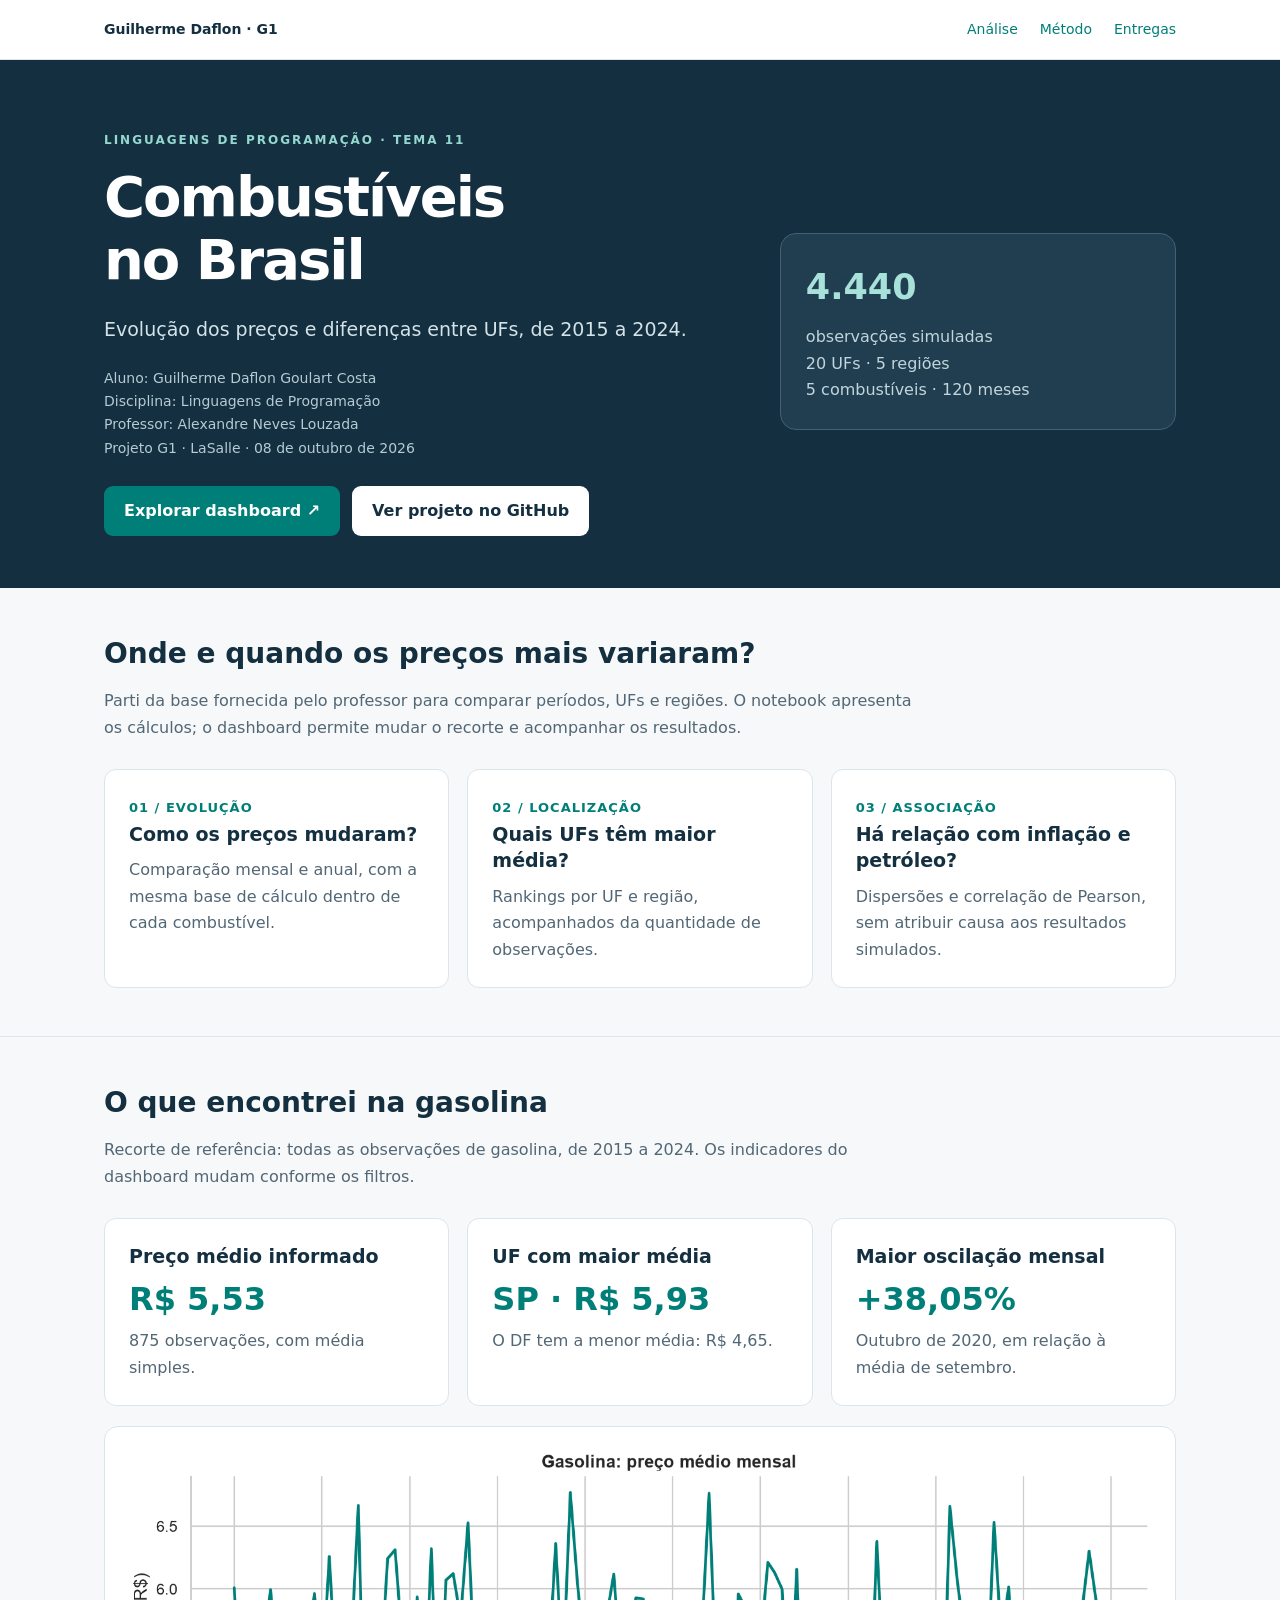
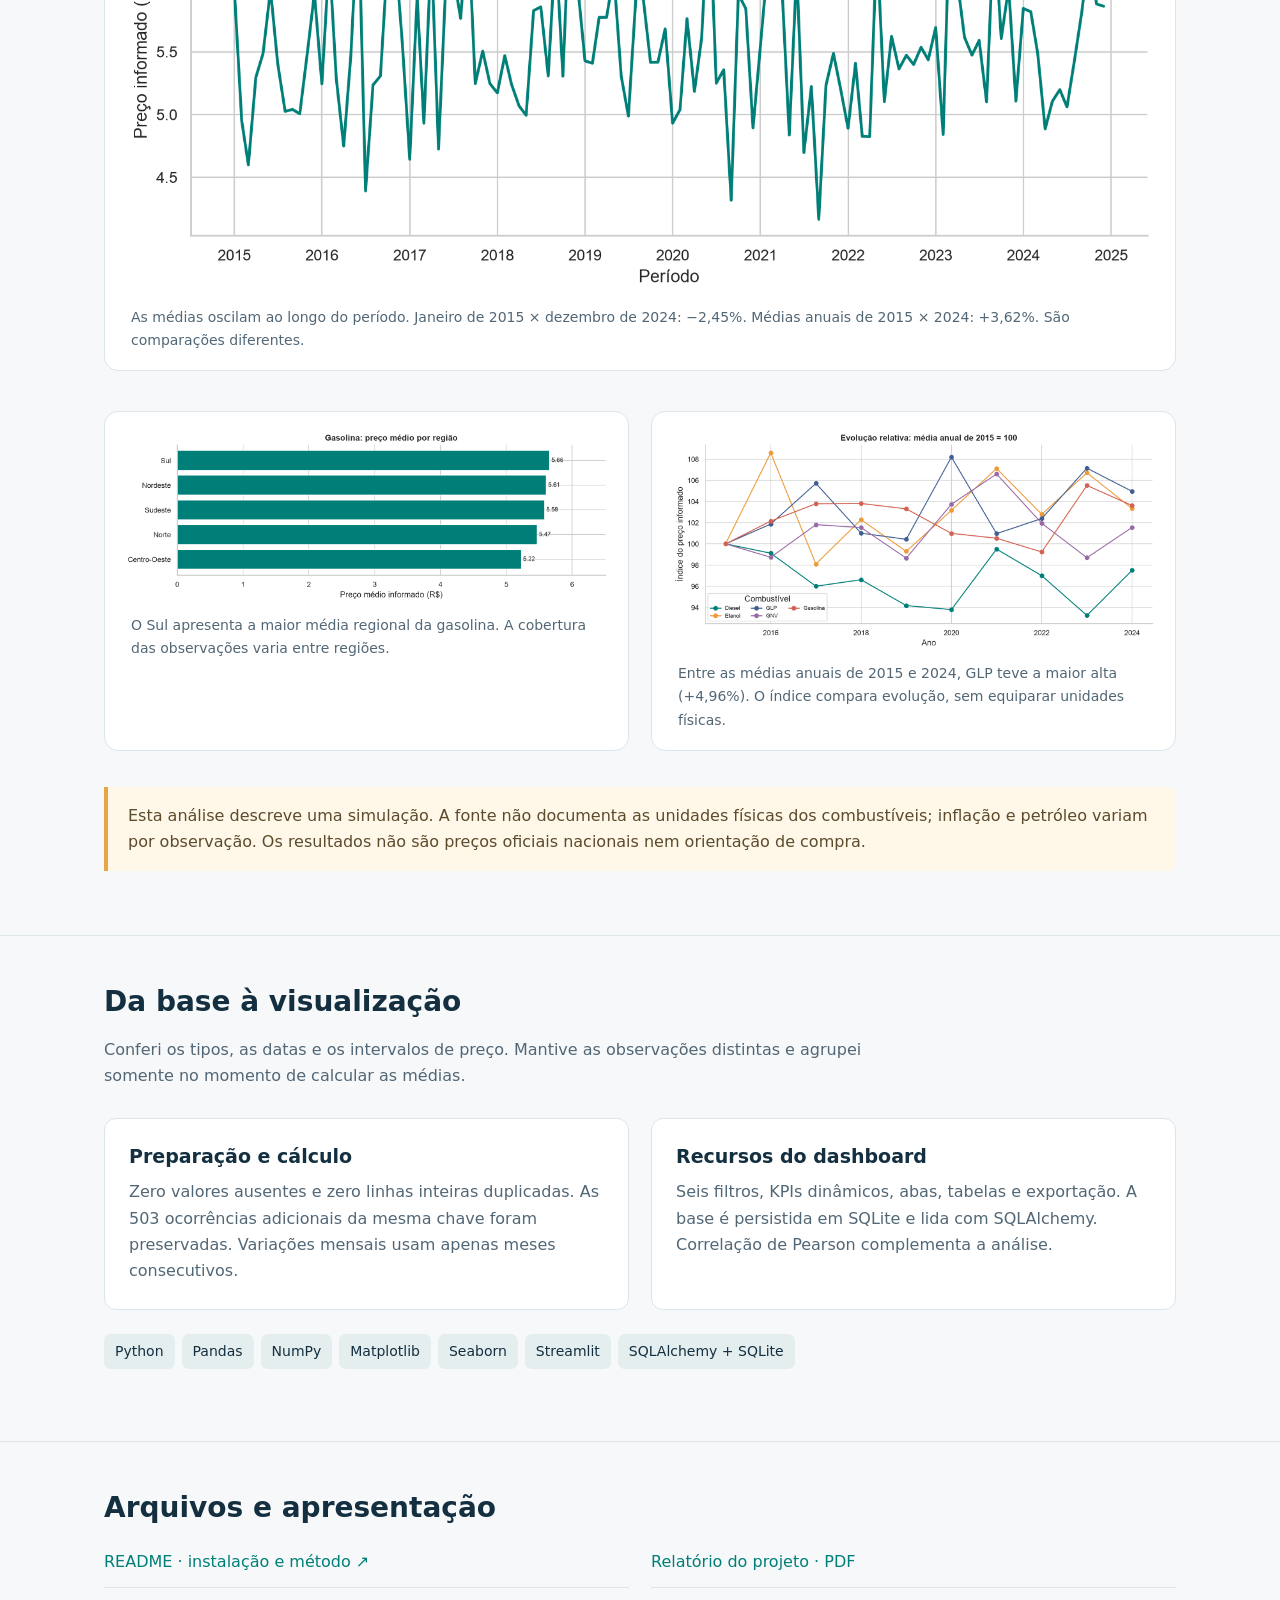
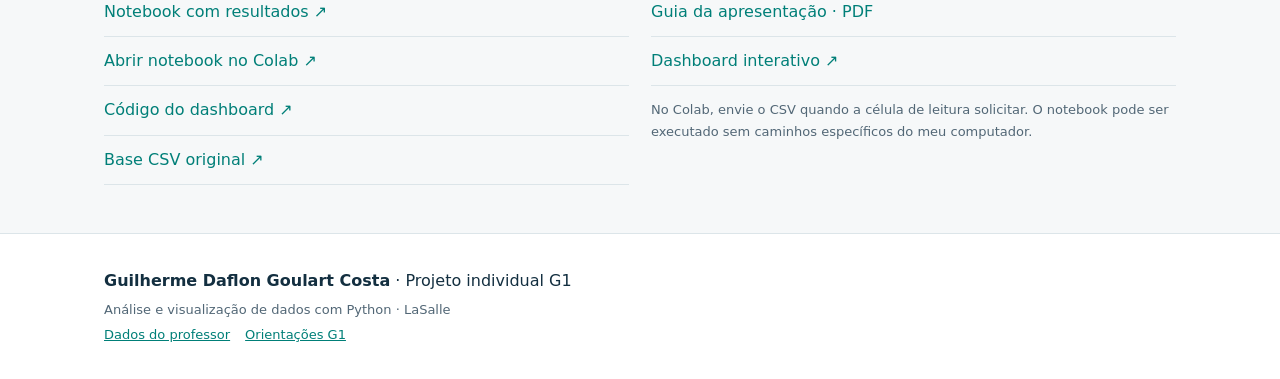
<file: projeto-precos-combustiveis/index.html>
<!doctype html>
<html lang="pt-BR">
<head>
<meta charset="utf-8"><meta name="viewport" content="width=device-width,initial-scale=1">
<title>Combustíveis no Brasil | Projeto G1 · Guilherme Daflon</title>
<meta name="description" content="Análise dos preços simulados de combustíveis entre 2015 e 2024. Projeto de Guilherme Daflon Goulart Costa, Linguagens de Programação.">
<style>
:root{--ink:#132f40;--muted:#526776;--teal:#007f78;--paper:#f6f8f9;--line:#dce5e9;--amber:#e7a544}*{box-sizing:border-box}html{scroll-behavior:smooth}body{margin:0;background:var(--paper);color:var(--ink);font:16px/1.65 system-ui,-apple-system,BlinkMacSystemFont,"Segoe UI",sans-serif}a{color:var(--teal)}a:focus-visible{outline:3px solid var(--amber);outline-offset:4px}header{background:#fff;border-bottom:1px solid var(--line)}nav{max-width:1120px;margin:auto;padding:18px 24px;display:flex;gap:22px;align-items:center;flex-wrap:wrap}nav .brand{margin-right:auto;font-weight:750;color:var(--ink);text-decoration:none}nav a{font-size:14px;text-decoration:none}.wrap{max-width:1120px;margin:auto;padding:0 24px}.hero{padding:66px 0 52px;background:var(--ink);color:#fff}.hero .wrap{display:grid;grid-template-columns:1.6fr 1fr;gap:42px;align-items:center}.eyebrow{font-size:12px;letter-spacing:2px;font-weight:700;text-transform:uppercase;color:#96d8d0}h1{font-size:clamp(35px,5vw,56px);line-height:1.12;letter-spacing:-2px;margin:14px 0 22px}h2{font-size:28px;line-height:1.3;margin:0 0 12px}h3{font-size:19px;line-height:1.4;margin:0 0 10px}.subtitle{font-size:19px;max-width:660px;color:#d3e3e8}.author{font-size:14px;color:#b6cbd4;margin:22px 0}.actions{display:flex;gap:12px;flex-wrap:wrap;margin-top:26px}.button{display:inline-block;padding:12px 20px;border-radius:9px;background:var(--teal);color:#fff;font-weight:650;text-decoration:none}.button.alt{background:#fff;color:var(--ink)}.hero-note{border:1px solid #42606f;border-radius:16px;padding:25px;background:#203e50}.hero-note strong{display:block;font-size:35px;color:#a7e1d9}.hero-note p{color:#c2d5dd;margin:8px 0 0}.small{font-size:13px;color:var(--muted)}section{padding:48px 0;border-bottom:1px solid var(--line)}.intro{max-width:820px;margin-bottom:28px;color:var(--muted)}.grid{display:grid;grid-template-columns:repeat(3,1fr);gap:18px}.card{padding:24px;background:#fff;border:1px solid var(--line);border-radius:12px}.card p{margin:6px 0 0;color:var(--muted)}.kpi{font-size:32px;line-height:1.2;display:block;margin:10px 0;font-weight:750;color:var(--teal)}.number{color:var(--teal);font-size:13px;font-weight:750;letter-spacing:1px}.chart{background:white;border:1px solid var(--line);border-radius:14px;padding:18px;margin:20px 0}.chart img{width:100%;height:auto;display:block}.chart figcaption{padding:10px 8px 0;color:var(--muted);font-size:14px}.twocol{display:grid;grid-template-columns:1fr 1fr;gap:22px}.tag{display:inline-block;background:#e5eeef;border-radius:7px;padding:6px 11px;margin:0 7px 8px 0;font-size:14px}.notice{border-left:4px solid var(--amber);padding:16px 20px;background:#fff7e8;border-radius:0 8px 8px 0;color:#5c4b2c}.files a{display:block;padding:11px 0;text-decoration:none;border-bottom:1px solid var(--line)}footer{padding:30px 0;background:#fff}footer p{margin:4px 0}.sources{font-size:13px}.sources a{display:inline-block;margin-right:15px}@media(max-width:800px){.hero .wrap,.grid,.twocol{grid-template-columns:1fr}.hero{padding:42px 0}.hero-note{display:flex;gap:20px;align-items:center}.hero-note strong{font-size:28px}section{padding:34px 0}nav{gap:14px}h1{letter-spacing:-1px}}@media(prefers-reduced-motion:reduce){html{scroll-behavior:auto}}
</style>
</head>
<body>
<header><nav aria-label="Navegação principal"><a class="brand" href="#inicio">Guilherme Daflon · G1</a><a href="#analise">Análise</a><a href="#metodo">Método</a><a href="#arquivos">Entregas</a></nav></header>
<main>
<div class="hero" id="inicio"><div class="wrap"><div><span class="eyebrow">Linguagens de Programação · Tema 11</span><h1>Combustíveis<br>no Brasil</h1><p class="subtitle">Evolução dos preços e diferenças entre UFs, de 2015 a 2024.</p><p class="author">Aluno: Guilherme Daflon Goulart Costa<br>Disciplina: Linguagens de Programação<br>Professor: Alexandre Neves Louzada<br>Projeto G1 · LaSalle · 08 de outubro de 2026</p><div class="actions"><a class="button" href="https://lasalle-combustiveis-g1.streamlit.app/">Explorar dashboard ↗</a><a class="button alt" href="https://github.com/daflon-prognum/lasalle/tree/main/projeto-precos-combustiveis">Ver projeto no GitHub</a></div></div><aside class="hero-note" aria-label="Cobertura da base"><strong>4.440</strong><p>observações simuladas<br>20 UFs · 5 regiões<br>5 combustíveis · 120 meses</p></aside></div></div>
<section><div class="wrap"><h2>Onde e quando os preços mais variaram?</h2><p class="intro">Parti da base fornecida pelo professor para comparar períodos, UFs e regiões. O notebook apresenta os cálculos; o dashboard permite mudar o recorte e acompanhar os resultados.</p><div class="grid"><article class="card"><span class="number">01 / EVOLUÇÃO</span><h3>Como os preços mudaram?</h3><p>Comparação mensal e anual, com a mesma base de cálculo dentro de cada combustível.</p></article><article class="card"><span class="number">02 / LOCALIZAÇÃO</span><h3>Quais UFs têm maior média?</h3><p>Rankings por UF e região, acompanhados da quantidade de observações.</p></article><article class="card"><span class="number">03 / ASSOCIAÇÃO</span><h3>Há relação com inflação e petróleo?</h3><p>Dispersões e correlação de Pearson, sem atribuir causa aos resultados simulados.</p></article></div></div></section>
<section id="analise"><div class="wrap"><h2>O que encontrei na gasolina</h2><p class="intro">Recorte de referência: todas as observações de gasolina, de 2015 a 2024. Os indicadores do dashboard mudam conforme os filtros.</p><div class="grid"><article class="card"><h3>Preço médio informado</h3><span class="kpi">R$ 5,53</span><p>875 observações, com média simples.</p></article><article class="card"><h3>UF com maior média</h3><span class="kpi">SP · R$ 5,93</span><p>O DF tem a menor média: R$ 4,65.</p></article><article class="card"><h3>Maior oscilação mensal</h3><span class="kpi">+38,05%</span><p>Outubro de 2020, em relação à média de setembro.</p></article></div>
<figure class="chart"><img src="imagens/01_evolucao_gasolina.png" alt="Série mensal do preço médio informado de gasolina, de 2015 a 2024"><figcaption>As médias oscilam ao longo do período. Janeiro de 2015 × dezembro de 2024: −2,45%. Médias anuais de 2015 × 2024: +3,62%. São comparações diferentes.</figcaption></figure>
<div class="twocol"><figure class="chart"><img src="imagens/03_regioes_gasolina.png" alt="Ranking das médias regionais de gasolina, com Sul no topo" loading="lazy"><figcaption>O Sul apresenta a maior média regional da gasolina. A cobertura das observações varia entre regiões.</figcaption></figure><figure class="chart"><img src="imagens/05_evolucao_relativa.png" alt="Evolução relativa das médias anuais por combustível, com 2015 igual a 100" loading="lazy"><figcaption>Entre as médias anuais de 2015 e 2024, GLP teve a maior alta (+4,96%). O índice compara evolução, sem equiparar unidades físicas.</figcaption></figure></div>
<p class="notice">Esta análise descreve uma simulação. A fonte não documenta as unidades físicas dos combustíveis; inflação e petróleo variam por observação. Os resultados não são preços oficiais nacionais nem orientação de compra.</p></div></section>
<section id="metodo"><div class="wrap"><h2>Da base à visualização</h2><p class="intro">Conferi os tipos, as datas e os intervalos de preço. Mantive as observações distintas e agrupei somente no momento de calcular as médias.</p><div class="twocol"><article class="card"><h3>Preparação e cálculo</h3><p>Zero valores ausentes e zero linhas inteiras duplicadas. As 503 ocorrências adicionais da mesma chave foram preservadas. Variações mensais usam apenas meses consecutivos.</p></article><article class="card"><h3>Recursos do dashboard</h3><p>Seis filtros, KPIs dinâmicos, abas, tabelas e exportação. A base é persistida em SQLite e lida com SQLAlchemy. Correlação de Pearson complementa a análise.</p></article></div><p style="margin-top:24px"><span class="tag">Python</span><span class="tag">Pandas</span><span class="tag">NumPy</span><span class="tag">Matplotlib</span><span class="tag">Seaborn</span><span class="tag">Streamlit</span><span class="tag">SQLAlchemy + SQLite</span></p></div></section>
<section id="arquivos"><div class="wrap"><h2>Arquivos e apresentação</h2><div class="twocol"><div class="files"><a href="https://github.com/daflon-prognum/lasalle/blob/main/projeto-precos-combustiveis/README.md">README · instalação e método ↗</a><a href="https://github.com/daflon-prognum/lasalle/blob/main/projeto-precos-combustiveis/notebooks/analise_precos_combustiveis.ipynb">Notebook com resultados ↗</a><a href="https://colab.research.google.com/github/daflon-prognum/lasalle/blob/main/projeto-precos-combustiveis/notebooks/analise_precos_combustiveis.ipynb">Abrir notebook no Colab ↗</a><a href="https://github.com/daflon-prognum/lasalle/blob/main/projeto-precos-combustiveis/app.py">Código do dashboard ↗</a><a href="https://raw.githubusercontent.com/daflon-prognum/lasalle/main/projeto-precos-combustiveis/dados/simulacao_precos_combustiveis_brasil.csv">Base CSV original ↗</a></div><div class="files"><a href="documentacao/relatorio_projeto.pdf">Relatório do projeto · PDF</a><a href="documentacao/guia_apresentacao.pdf">Guia da apresentação · PDF</a><a href="https://lasalle-combustiveis-g1.streamlit.app/">Dashboard interativo ↗</a><p class="small">No Colab, envie o CSV quando a célula de leitura solicitar. O notebook pode ser executado sem caminhos específicos do meu computador.</p></div></div></div></section>
</main><footer><div class="wrap"><p><strong>Guilherme Daflon Goulart Costa</strong> · Projeto individual G1</p><p class="small">Análise e visualização de dados com Python · LaSalle</p><p class="sources"><a href="https://github.com/AlexandreLouzada/Dados-Simulados-G1">Dados do professor</a><a href="https://docs.google.com/document/d/1n0XkgQHGBB8guzgcipMufNEmHTw7bvas5vqTbjGYabo/edit">Orientações G1</a></p></div></footer>
</body></html>
</file>
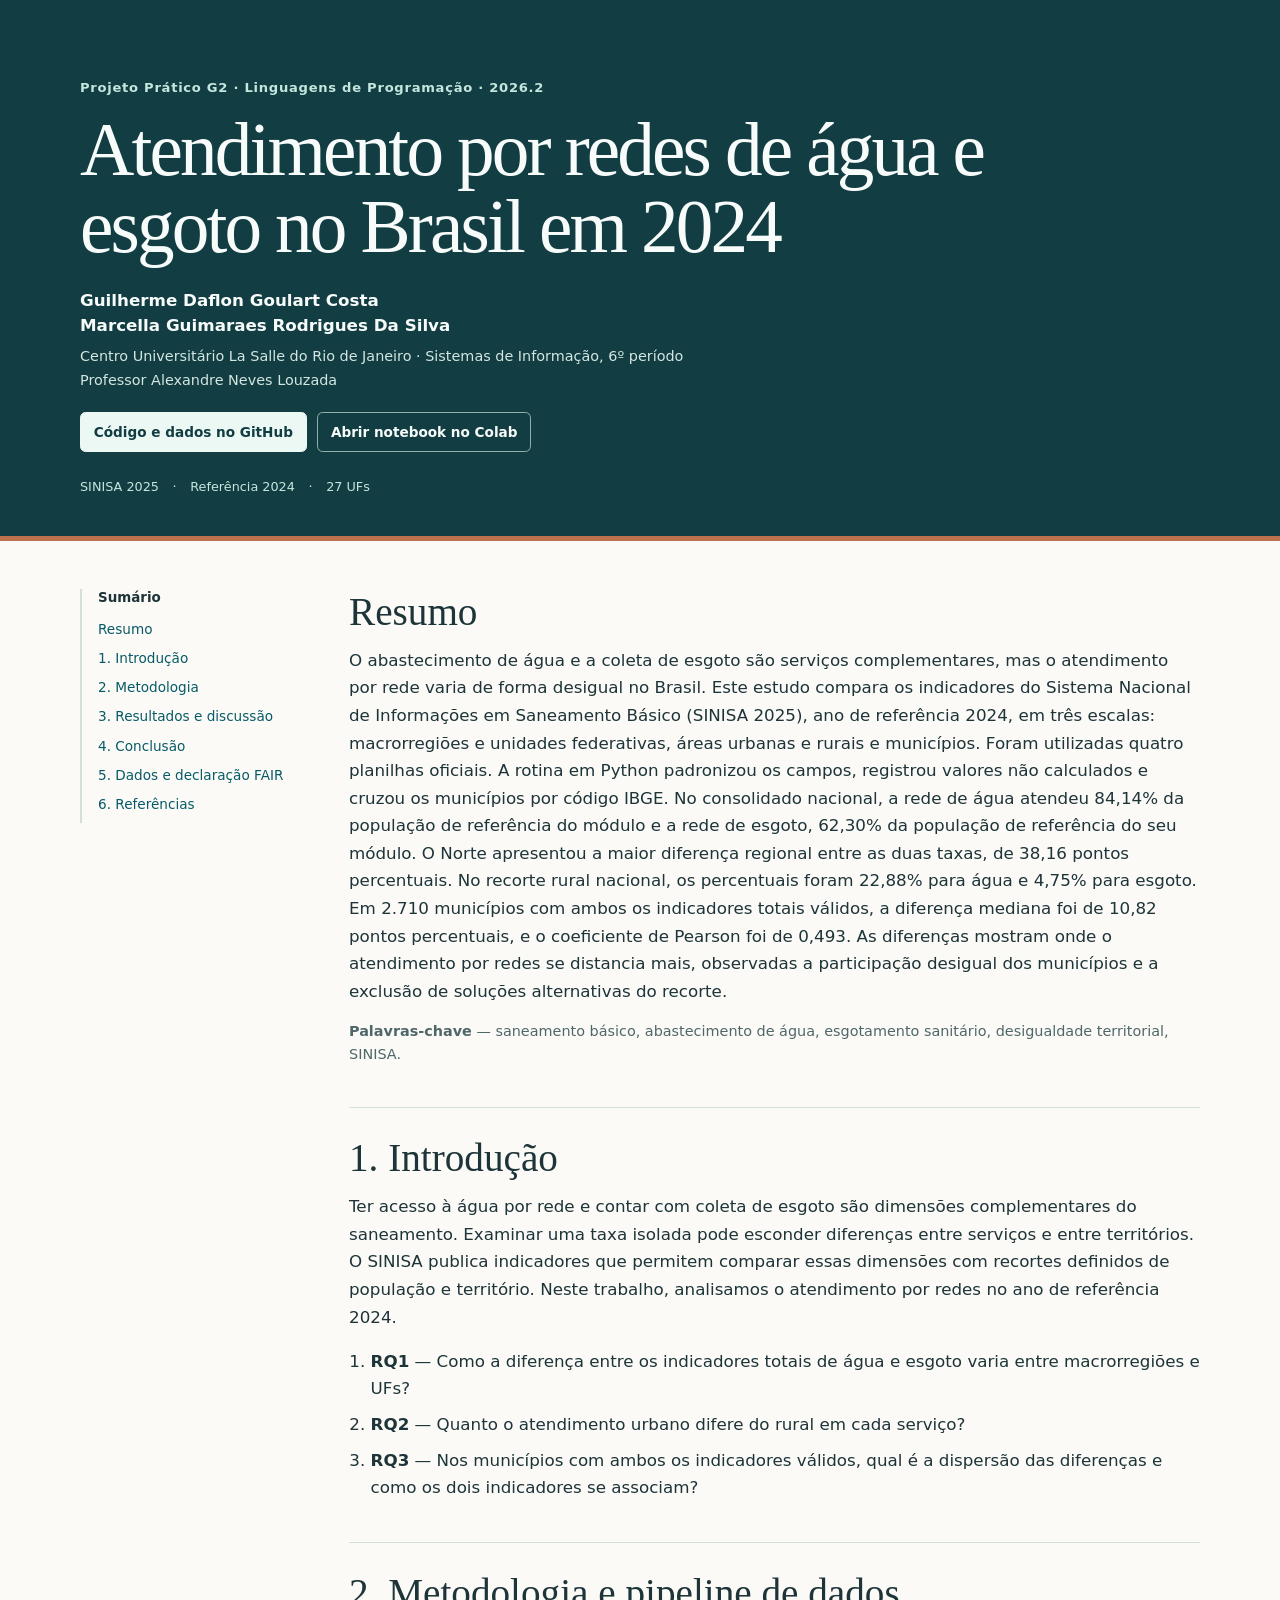
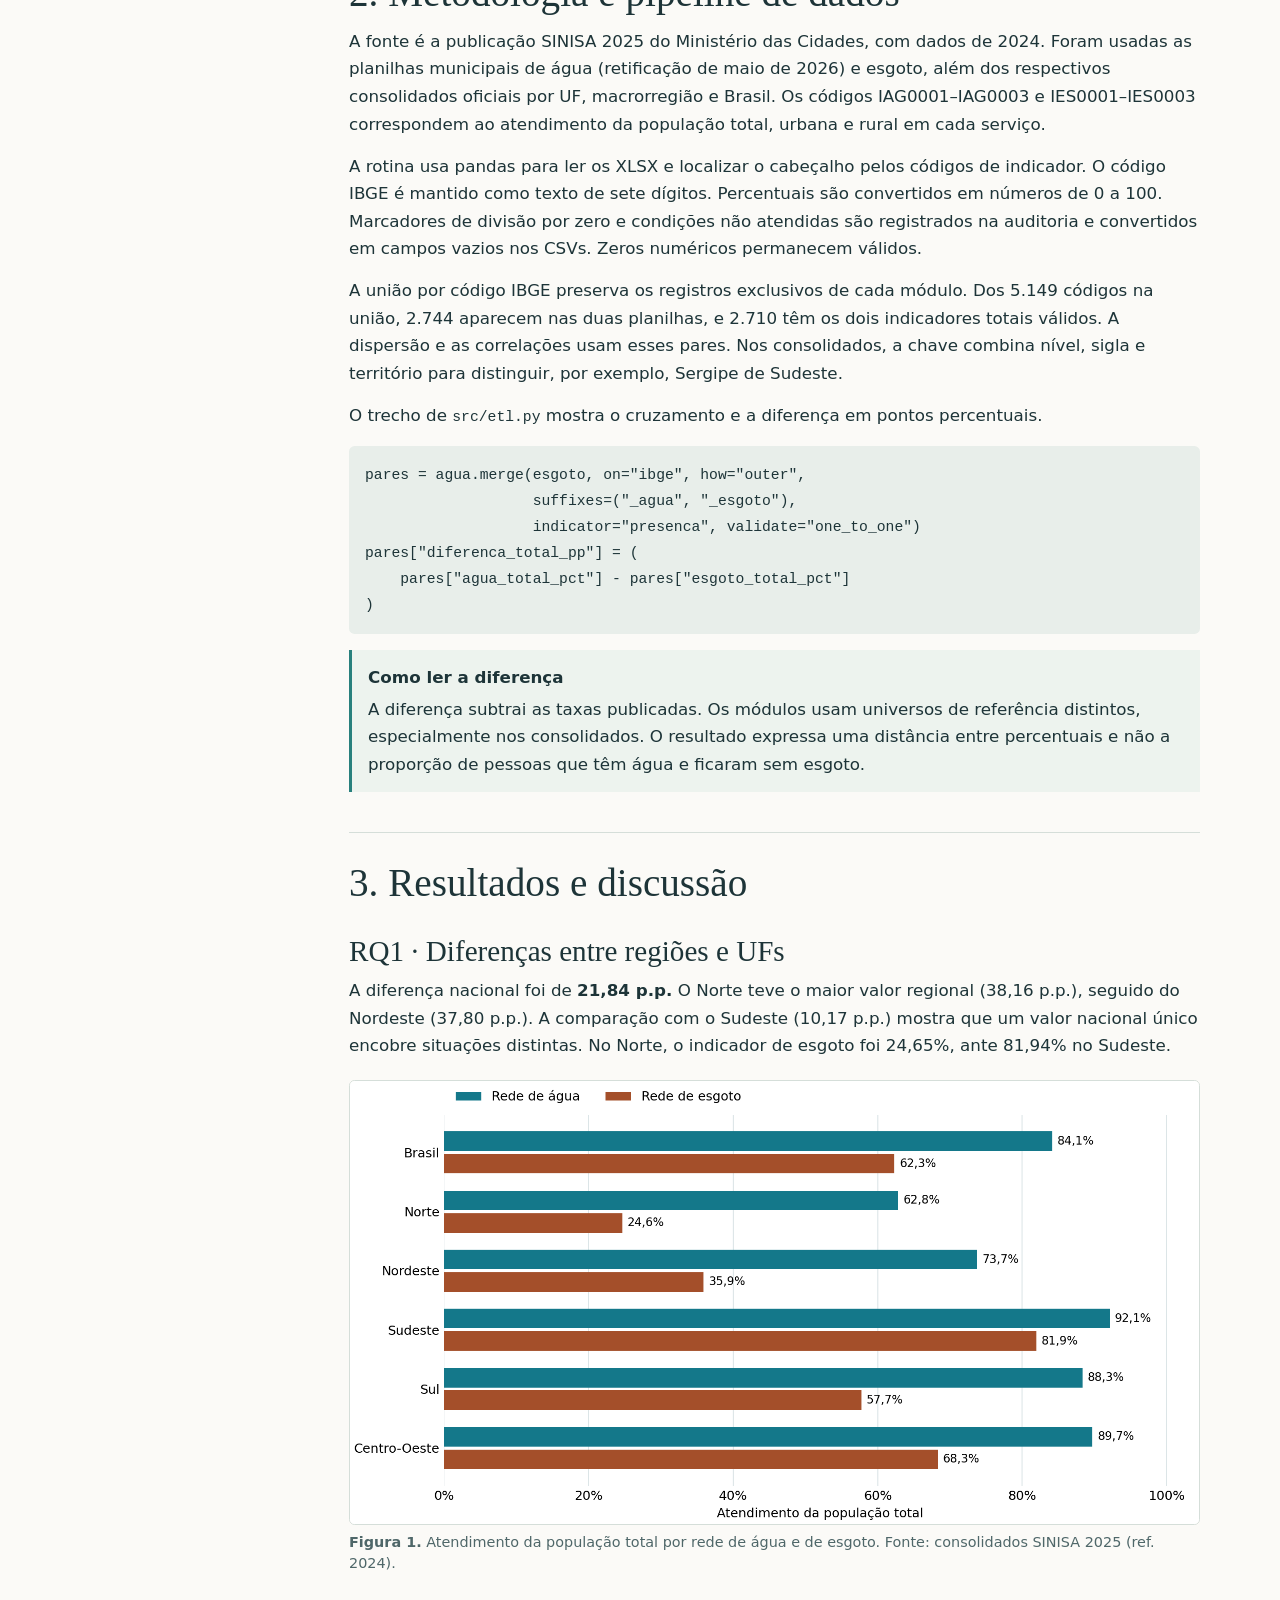
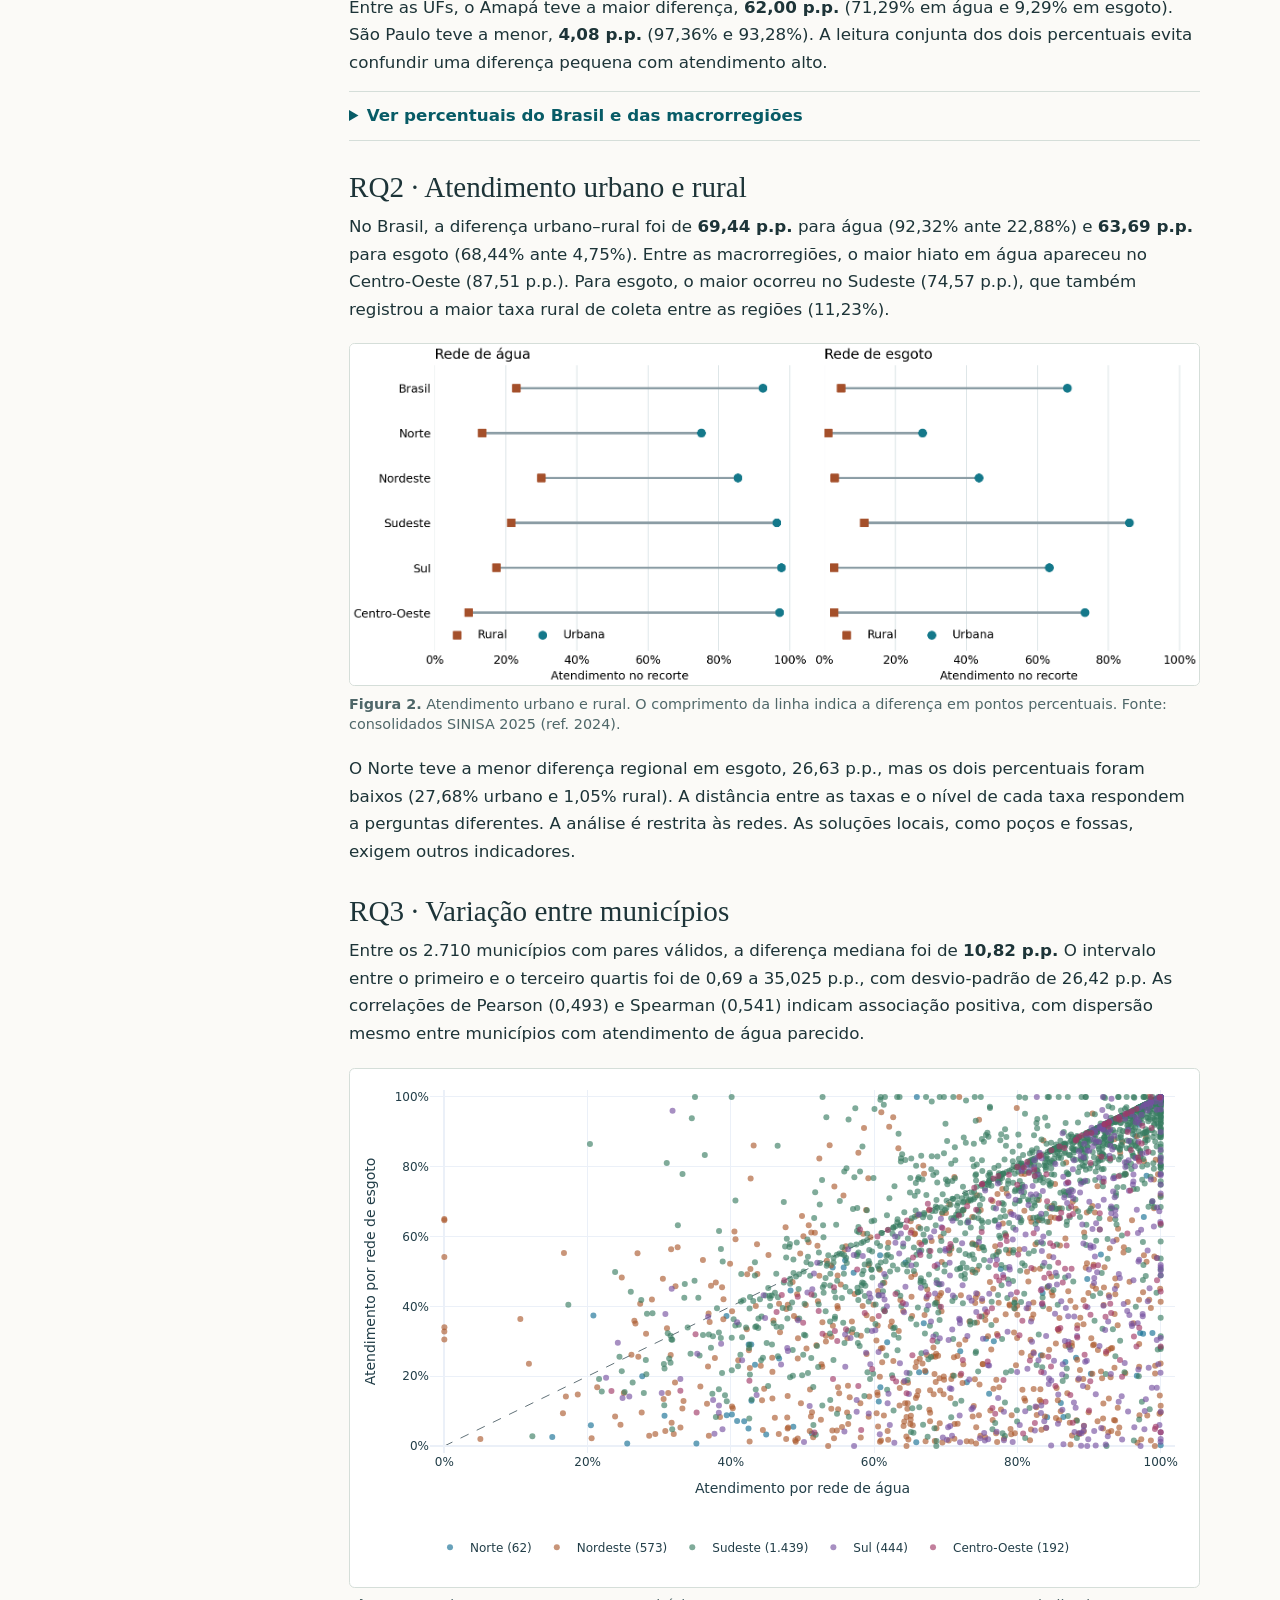
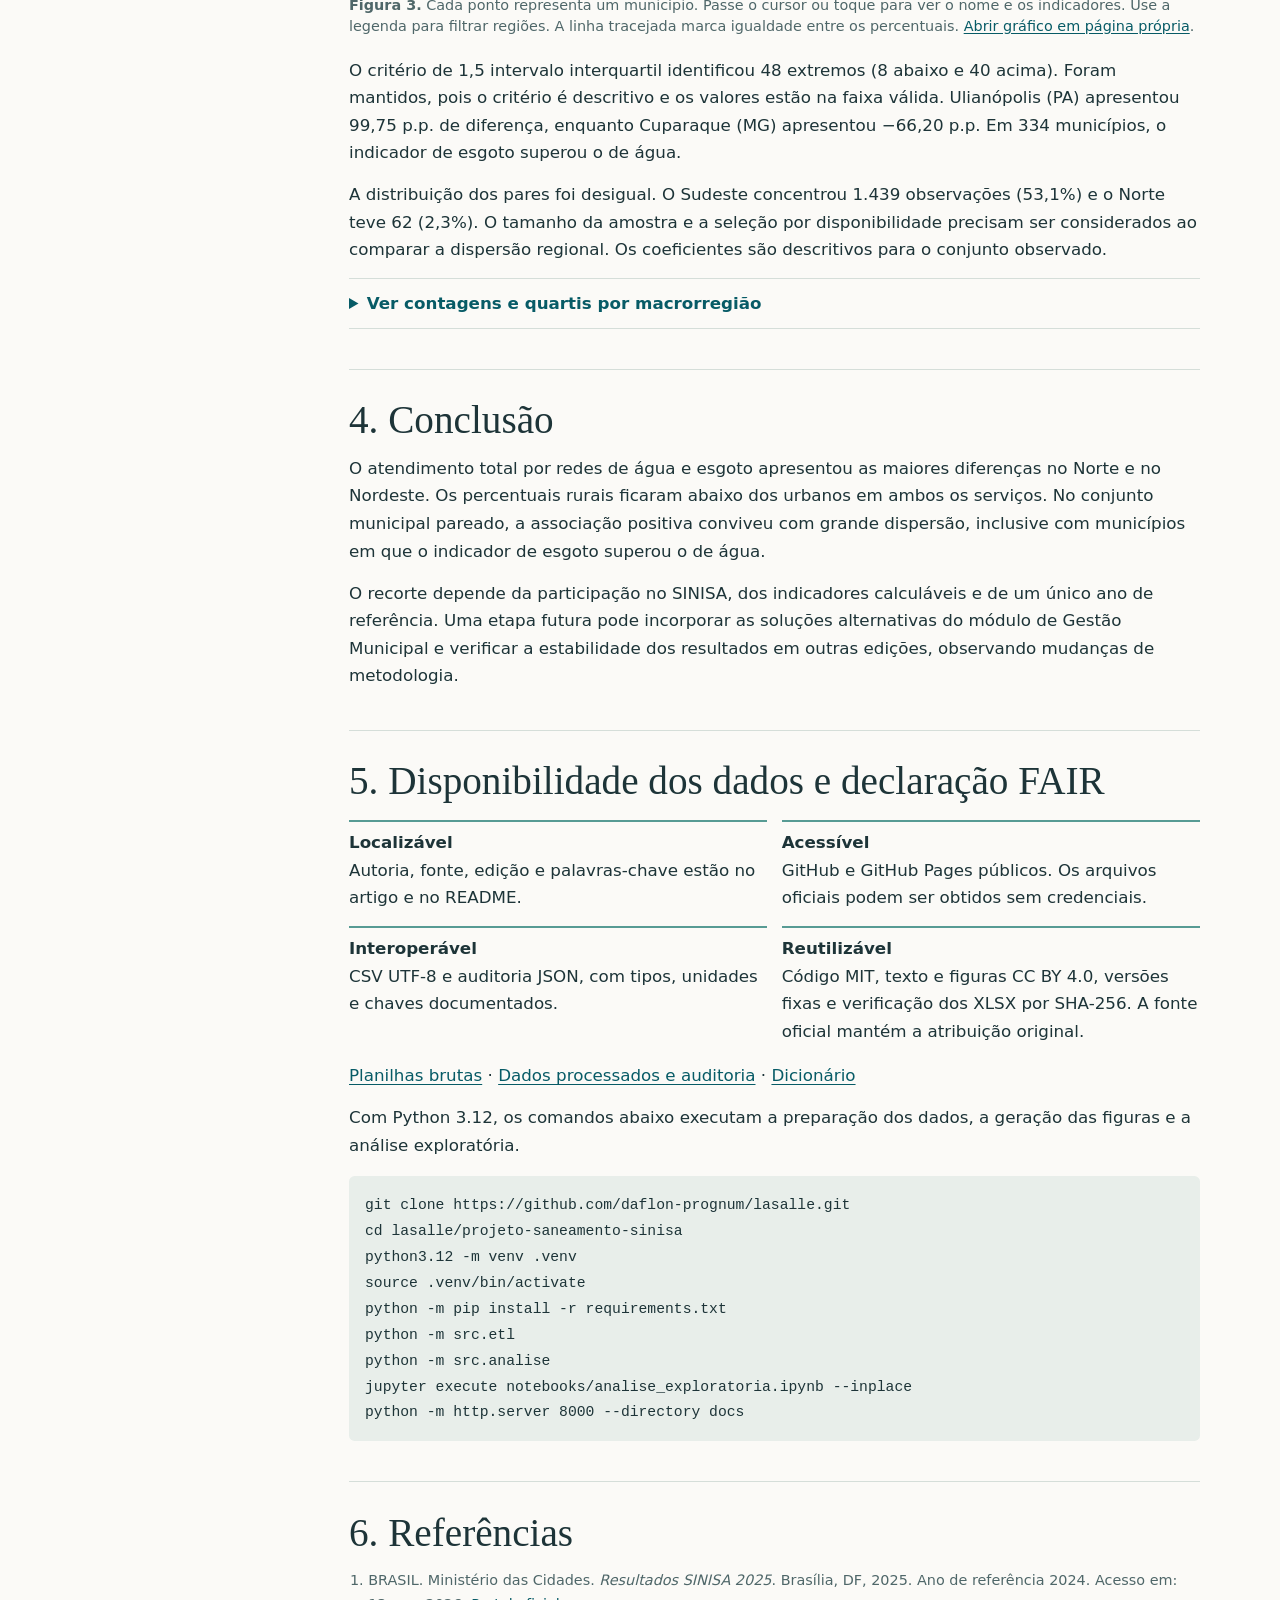
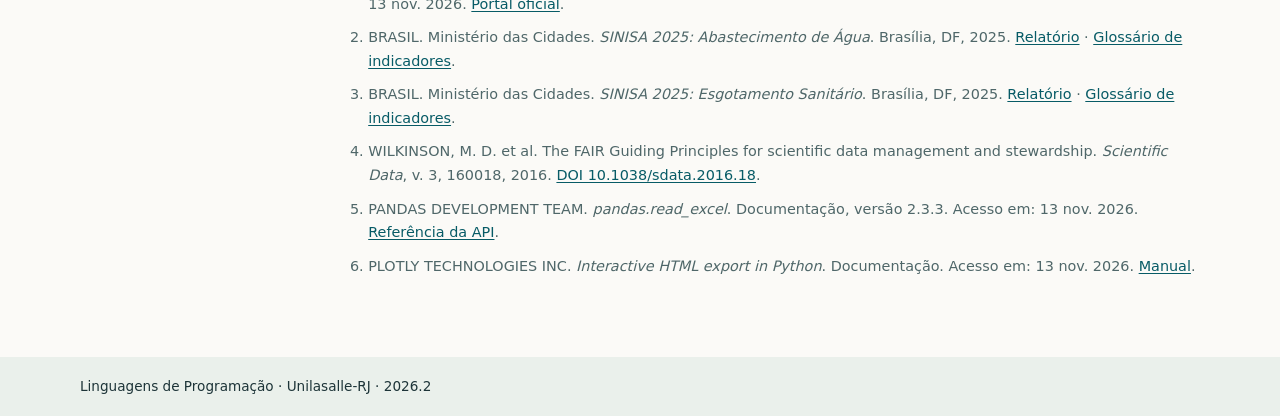
<file: projeto-saneamento-sinisa/docs/index.html>
<!doctype html>
<html lang="pt-BR">
<head>
  <meta charset="utf-8">
  <meta name="viewport" content="width=device-width, initial-scale=1">
  <meta name="description" content="Artigo sobre o atendimento por redes de água e esgoto no Brasil, com análise de dados abertos do SINISA 2025, ano de referência 2024.">
  <meta name="author" content="Guilherme Daflon Goulart Costa e Marcella Guimaraes Rodrigues Da Silva">
  <meta name="keywords" content="saneamento básico, abastecimento de água, esgotamento sanitário, desigualdade territorial, SINISA">
  <meta name="theme-color" content="#123e43">
  <link rel="stylesheet" href="assets/artigo.css">
  <title>Atendimento por redes de água e esgoto no Brasil em 2024</title>
</head>
<body>
  <a class="skip" href="#conteudo">Ir para o artigo</a>
  <header class="capa">
    <div class="largura">
      <p class="edicao">Projeto Prático G2 · Linguagens de Programação · 2026.2</p>
      <h1>Atendimento por redes de água e esgoto no Brasil em 2024</h1>
      <p class="autoria">Guilherme Daflon Goulart Costa<br>Marcella Guimaraes Rodrigues Da Silva</p>
      <p class="filiacao">Centro Universitário La Salle do Rio de Janeiro · Sistemas de Informação, 6º período<br>Professor Alexandre Neves Louzada</p>
      <div class="links-capa">
        <a class="botao" href="https://github.com/daflon-prognum/lasalle/tree/main/projeto-saneamento-sinisa">Código e dados no GitHub</a>
        <a class="botao secundario" href="https://colab.research.google.com/github/daflon-prognum/lasalle/blob/main/projeto-saneamento-sinisa/notebooks/analise_exploratoria.ipynb">Abrir notebook no Colab</a>
      </div>
      <ul class="metadados" aria-label="Metadados do estudo">
        <li>SINISA 2025</li><li>Referência 2024</li><li>27 UFs</li>
      </ul>
    </div>
  </header>

  <div class="largura corpo">
    <nav aria-label="Sumário">
      <h2>Sumário</h2>
      <ul>
        <li><a href="#resumo">Resumo</a></li>
        <li><a href="#introducao">1. Introdução</a></li>
        <li><a href="#metodo">2. Metodologia</a></li>
        <li><a href="#resultados">3. Resultados e discussão</a></li>
        <li><a href="#conclusao">4. Conclusão</a></li>
        <li><a href="#fair">5. Dados e declaração FAIR</a></li>
        <li><a href="#referencias">6. Referências</a></li>
      </ul>
    </nav>

    <main id="conteudo">
      <section id="resumo" aria-labelledby="titulo-resumo">
        <h2 id="titulo-resumo">Resumo</h2>
        <p>O abastecimento de água e a coleta de esgoto são serviços complementares, mas o atendimento por rede varia de forma desigual no Brasil. Este estudo compara os indicadores do Sistema Nacional de Informações em Saneamento Básico (SINISA 2025), ano de referência 2024, em três escalas: macrorregiões e unidades federativas, áreas urbanas e rurais e municípios. Foram utilizadas quatro planilhas oficiais. A rotina em Python padronizou os campos, registrou valores não calculados e cruzou os municípios por código IBGE. No consolidado nacional, a rede de água atendeu 84,14% da população de referência do módulo e a rede de esgoto, 62,30% da população de referência do seu módulo. O Norte apresentou a maior diferença regional entre as duas taxas, de 38,16 pontos percentuais. No recorte rural nacional, os percentuais foram 22,88% para água e 4,75% para esgoto. Em 2.710 municípios com ambos os indicadores totais válidos, a diferença mediana foi de 10,82 pontos percentuais, e o coeficiente de Pearson foi de 0,493. As diferenças mostram onde o atendimento por redes se distancia mais, observadas a participação desigual dos municípios e a exclusão de soluções alternativas do recorte.</p>
        <p class="palavras"><strong>Palavras-chave</strong> — saneamento básico, abastecimento de água, esgotamento sanitário, desigualdade territorial, SINISA.</p>
      </section>

      <section id="introducao" aria-labelledby="titulo-intro">
        <h2 id="titulo-intro">1. Introdução</h2>
        <p>Ter acesso à água por rede e contar com coleta de esgoto são dimensões complementares do saneamento. Examinar uma taxa isolada pode esconder diferenças entre serviços e entre territórios. O SINISA publica indicadores que permitem comparar essas dimensões com recortes definidos de população e território. Neste trabalho, analisamos o atendimento por redes no ano de referência 2024.</p>
        <ol class="perguntas">
          <li><strong>RQ1</strong> — Como a diferença entre os indicadores totais de água e esgoto varia entre macrorregiões e UFs?</li>
          <li><strong>RQ2</strong> — Quanto o atendimento urbano difere do rural em cada serviço?</li>
          <li><strong>RQ3</strong> — Nos municípios com ambos os indicadores válidos, qual é a dispersão das diferenças e como os dois indicadores se associam?</li>
        </ol>
      </section>

      <section id="metodo" aria-labelledby="titulo-metodo">
        <h2 id="titulo-metodo">2. Metodologia e pipeline de dados</h2>
        <p>A fonte é a publicação SINISA 2025 do Ministério das Cidades, com dados de 2024. Foram usadas as planilhas municipais de água (retificação de maio de 2026) e esgoto, além dos respectivos consolidados oficiais por UF, macrorregião e Brasil. Os códigos IAG0001–IAG0003 e IES0001–IES0003 correspondem ao atendimento da população total, urbana e rural em cada serviço.</p>
        <p>A rotina usa pandas para ler os XLSX e localizar o cabeçalho pelos códigos de indicador. O código IBGE é mantido como texto de sete dígitos. Percentuais são convertidos em números de 0 a 100. Marcadores de divisão por zero e condições não atendidas são registrados na auditoria e convertidos em campos vazios nos CSVs. Zeros numéricos permanecem válidos.</p>
        <p>A união por código IBGE preserva os registros exclusivos de cada módulo. Dos 5.149 códigos na união, 2.744 aparecem nas duas planilhas, e 2.710 têm os dois indicadores totais válidos. A dispersão e as correlações usam esses pares. Nos consolidados, a chave combina nível, sigla e território para distinguir, por exemplo, Sergipe de Sudeste.</p>
        <p>O trecho de <code>src/etl.py</code> mostra o cruzamento e a diferença em pontos percentuais.</p>
        <pre><code>pares = agua.merge(esgoto, on="ibge", how="outer",
                   suffixes=("_agua", "_esgoto"),
                   indicator="presenca", validate="one_to_one")
pares["diferenca_total_pp"] = (
    pares["agua_total_pct"] - pares["esgoto_total_pct"]
)</code></pre>
        <aside class="nota">
          <strong>Como ler a diferença</strong>
          <p>A diferença subtrai as taxas publicadas. Os módulos usam universos de referência distintos, especialmente nos consolidados. O resultado expressa uma distância entre percentuais e não a proporção de pessoas que têm água e ficaram sem esgoto.</p>
        </aside>
      </section>

      <section id="resultados" aria-labelledby="titulo-resultados">
        <h2 id="titulo-resultados">3. Resultados e discussão</h2>

        <h3>RQ1 · Diferenças entre regiões e UFs</h3>
        <p>A diferença nacional foi de <strong>21,84 p.p.</strong> O Norte teve o maior valor regional (38,16 p.p.), seguido do Nordeste (37,80 p.p.). A comparação com o Sudeste (10,17 p.p.) mostra que um valor nacional único encobre situações distintas. No Norte, o indicador de esgoto foi 24,65%, ante 81,94% no Sudeste.</p>
        <figure>
          <img src="assets/regioes.png" width="1656" height="864" loading="lazy" alt="Gráfico de barras dos indicadores totais. O Norte tem 62,81% em água e 24,65% em esgoto. O Sudeste tem 92,11% em água e 81,94% em esgoto.">
          <figcaption><strong>Figura 1.</strong> Atendimento da população total por rede de água e de esgoto. Fonte: consolidados SINISA 2025 (ref. 2024).</figcaption>
        </figure>
        <p>Entre as UFs, o Amapá teve a maior diferença, <strong>62,00 p.p.</strong> (71,29% em água e 9,29% em esgoto). São Paulo teve a menor, <strong>4,08 p.p.</strong> (97,36% e 93,28%). A leitura conjunta dos dois percentuais evita confundir uma diferença pequena com atendimento alto.</p>
        <details>
          <summary>Ver percentuais do Brasil e das macrorregiões</summary>
          <table>
            <thead><tr><th scope="col">Território</th><th scope="col">Água (%)</th><th scope="col">Esgoto (%)</th><th scope="col">Diferença (p.p.)</th></tr></thead>
            <tbody>
              <tr><th scope="row">Brasil</th><td>84,14</td><td>62,30</td><td>21,84</td></tr>
              <tr><th scope="row">Norte</th><td>62,81</td><td>24,65</td><td>38,16</td></tr>
              <tr><th scope="row">Nordeste</th><td>73,70</td><td>35,90</td><td>37,80</td></tr>
              <tr><th scope="row">Sudeste</th><td>92,11</td><td>81,94</td><td>10,17</td></tr>
              <tr><th scope="row">Sul</th><td>88,32</td><td>57,72</td><td>30,60</td></tr>
              <tr><th scope="row">Centro-Oeste</th><td>89,71</td><td>68,31</td><td>21,40</td></tr>
            </tbody>
          </table>
        </details>

        <h3>RQ2 · Atendimento urbano e rural</h3>
        <p>No Brasil, a diferença urbano–rural foi de <strong>69,44 p.p.</strong> para água (92,32% ante 22,88%) e <strong>63,69 p.p.</strong> para esgoto (68,44% ante 4,75%). Entre as macrorregiões, o maior hiato em água apareceu no Centro-Oeste (87,51 p.p.). Para esgoto, o maior ocorreu no Sudeste (74,57 p.p.), que também registrou a maior taxa rural de coleta entre as regiões (11,23%).</p>
        <figure>
          <img src="assets/urbano-rural.png" width="1836" height="737" loading="lazy" alt="Pares de pontos urbano e rural para cada região. Em todas as regiões, os percentuais urbanos são maiores nos dois serviços.">
          <figcaption><strong>Figura 2.</strong> Atendimento urbano e rural. O comprimento da linha indica a diferença em pontos percentuais. Fonte: consolidados SINISA 2025 (ref. 2024).</figcaption>
        </figure>
        <p>O Norte teve a menor diferença regional em esgoto, 26,63 p.p., mas os dois percentuais foram baixos (27,68% urbano e 1,05% rural). A distância entre as taxas e o nível de cada taxa respondem a perguntas diferentes. A análise é restrita às redes. As soluções locais, como poços e fossas, exigem outros indicadores.</p>

        <h3>RQ3 · Variação entre municípios</h3>
        <p>Entre os 2.710 municípios com pares válidos, a diferença mediana foi de <strong>10,82 p.p.</strong> O intervalo entre o primeiro e o terceiro quartis foi de 0,69 a 35,025 p.p., com desvio-padrão de 26,42 p.p. As correlações de Pearson (0,493) e Spearman (0,541) indicam associação positiva, com dispersão mesmo entre municípios com atendimento de água parecido.</p>
        <figure>
          <iframe src="assets/municipios.html" title="Gráfico interativo dos indicadores de água e esgoto em 2.710 municípios" loading="lazy"></iframe>
          <figcaption><strong>Figura 3.</strong> Cada ponto representa um município. Passe o cursor ou toque para ver o nome e os indicadores. Use a legenda para filtrar regiões. A linha tracejada marca igualdade entre os percentuais. <a href="assets/municipios.html">Abrir gráfico em página própria</a>.</figcaption>
        </figure>
        <p>O critério de 1,5 intervalo interquartil identificou 48 extremos (8 abaixo e 40 acima). Foram mantidos, pois o critério é descritivo e os valores estão na faixa válida. Ulianópolis (PA) apresentou 99,75 p.p. de diferença, enquanto Cuparaque (MG) apresentou −66,20 p.p. Em 334 municípios, o indicador de esgoto superou o de água.</p>
        <p>A distribuição dos pares foi desigual. O Sudeste concentrou 1.439 observações (53,1%) e o Norte teve 62 (2,3%). O tamanho da amostra e a seleção por disponibilidade precisam ser considerados ao comparar a dispersão regional. Os coeficientes são descritivos para o conjunto observado.</p>
        <details>
          <summary>Ver contagens e quartis por macrorregião</summary>
          <table>
            <thead><tr><th scope="col">Região</th><th scope="col">Pares</th><th scope="col">Q1 (p.p.)</th><th scope="col">Mediana (p.p.)</th><th scope="col">Q3 (p.p.)</th></tr></thead>
            <tbody>
              <tr><th scope="row">Norte</th><td>62</td><td>13,92</td><td>34,10</td><td>47,87</td></tr>
              <tr><th scope="row">Nordeste</th><td>573</td><td>13,41</td><td>36,25</td><td>54,95</td></tr>
              <tr><th scope="row">Sudeste</th><td>1.439</td><td>0,00</td><td>3,55</td><td>13,62</td></tr>
              <tr><th scope="row">Sul</th><td>444</td><td>8,07</td><td>25,79</td><td>52,84</td></tr>
              <tr><th scope="row">Centro-Oeste</th><td>192</td><td>4,84</td><td>20,59</td><td>43,56</td></tr>
            </tbody>
          </table>
        </details>
      </section>

      <section id="conclusao" aria-labelledby="titulo-conclusao">
        <h2 id="titulo-conclusao">4. Conclusão</h2>
        <p>O atendimento total por redes de água e esgoto apresentou as maiores diferenças no Norte e no Nordeste. Os percentuais rurais ficaram abaixo dos urbanos em ambos os serviços. No conjunto municipal pareado, a associação positiva conviveu com grande dispersão, inclusive com municípios em que o indicador de esgoto superou o de água.</p>
        <p>O recorte depende da participação no SINISA, dos indicadores calculáveis e de um único ano de referência. Uma etapa futura pode incorporar as soluções alternativas do módulo de Gestão Municipal e verificar a estabilidade dos resultados em outras edições, observando mudanças de metodologia.</p>
      </section>

      <section id="fair" aria-labelledby="titulo-fair">
        <h2 id="titulo-fair">5. Disponibilidade dos dados e declaração FAIR</h2>
        <dl class="fair">
          <div><dt>Localizável</dt><dd>Autoria, fonte, edição e palavras-chave estão no artigo e no README.</dd></div>
          <div><dt>Acessível</dt><dd>GitHub e GitHub Pages públicos. Os arquivos oficiais podem ser obtidos sem credenciais.</dd></div>
          <div><dt>Interoperável</dt><dd>CSV UTF-8 e auditoria JSON, com tipos, unidades e chaves documentados.</dd></div>
          <div><dt>Reutilizável</dt><dd>Código MIT, texto e figuras CC BY 4.0, versões fixas e verificação dos XLSX por SHA-256. A fonte oficial mantém a atribuição original.</dd></div>
        </dl>
        <p><a href="https://github.com/daflon-prognum/lasalle/tree/main/projeto-saneamento-sinisa/data/raw">Planilhas brutas</a> · <a href="https://github.com/daflon-prognum/lasalle/tree/main/projeto-saneamento-sinisa/data/processed">Dados processados e auditoria</a> · <a href="https://github.com/daflon-prognum/lasalle/blob/main/projeto-saneamento-sinisa/data/data_dictionary.md">Dicionário</a></p>
        <p>Com Python 3.12, os comandos abaixo executam a preparação dos dados, a geração das figuras e a análise exploratória.</p>
        <pre><code>git clone https://github.com/daflon-prognum/lasalle.git
cd lasalle/projeto-saneamento-sinisa
python3.12 -m venv .venv
source .venv/bin/activate
python -m pip install -r requirements.txt
python -m src.etl
python -m src.analise
jupyter execute notebooks/analise_exploratoria.ipynb --inplace
python -m http.server 8000 --directory docs</code></pre>
      </section>

      <section id="referencias" aria-labelledby="titulo-refs">
        <h2 id="titulo-refs">6. Referências</h2>
        <ol class="referencias">
          <li>BRASIL. Ministério das Cidades. <cite>Resultados SINISA 2025</cite>. Brasília, DF, 2025. Ano de referência 2024. Acesso em: 13 nov. 2026. <a href="https://www.gov.br/cidades/pt-br/acesso-a-informacao/acoes-e-programas/saneamento/sinisa/resultados-sinisa/resultados-sinisa-2025">Portal oficial</a>.</li>
          <li>BRASIL. Ministério das Cidades. <cite>SINISA 2025: Abastecimento de Água</cite>. Brasília, DF, 2025. <a href="https://www.gov.br/cidades/pt-br/acesso-a-informacao/acoes-e-programas/saneamento/sinisa/resultados-sinisa/008_RELATORIO_SINISA_ABASTECIMENTO_AGUA_2025_defeso.pdf">Relatório</a> · <a href="https://www.gov.br/cidades/pt-br/acesso-a-informacao/acoes-e-programas/saneamento/sinisa/resultados-sinisa/GlossriodeIndicadores_GUA_2024.pdf">Glossário de indicadores</a>.</li>
          <li>BRASIL. Ministério das Cidades. <cite>SINISA 2025: Esgotamento Sanitário</cite>. Brasília, DF, 2025. <a href="https://www.gov.br/cidades/pt-br/acesso-a-informacao/acoes-e-programas/saneamento/sinisa/resultados-sinisa/009_RELATORIO_SINISA_ESGOTAMENTO_SANITARIO_2025_defeso.pdf">Relatório</a> · <a href="https://www.gov.br/cidades/pt-br/acesso-a-informacao/acoes-e-programas/saneamento/sinisa/resultados-sinisa/GlossrioIndicadores_ESGOTO_2024.pdf">Glossário de indicadores</a>.</li>
          <li>WILKINSON, M. D. et al. The FAIR Guiding Principles for scientific data management and stewardship. <cite>Scientific Data</cite>, v. 3, 160018, 2016. <a href="https://doi.org/10.1038/sdata.2016.18">DOI 10.1038/sdata.2016.18</a>.</li>
          <li>PANDAS DEVELOPMENT TEAM. <cite>pandas.read_excel</cite>. Documentação, versão 2.3.3. Acesso em: 13 nov. 2026. <a href="https://pandas.pydata.org/pandas-docs/version/2.3.3/reference/api/pandas.read_excel.html">Referência da API</a>.</li>
          <li>PLOTLY TECHNOLOGIES INC. <cite>Interactive HTML export in Python</cite>. Documentação. Acesso em: 13 nov. 2026. <a href="https://plotly.com/python/interactive-html-export/">Manual</a>.</li>
        </ol>
      </section>
    </main>
  </div>
  <footer><div class="largura">Linguagens de Programação · Unilasalle-RJ · 2026.2</div></footer>
</body>
</html>
</file>
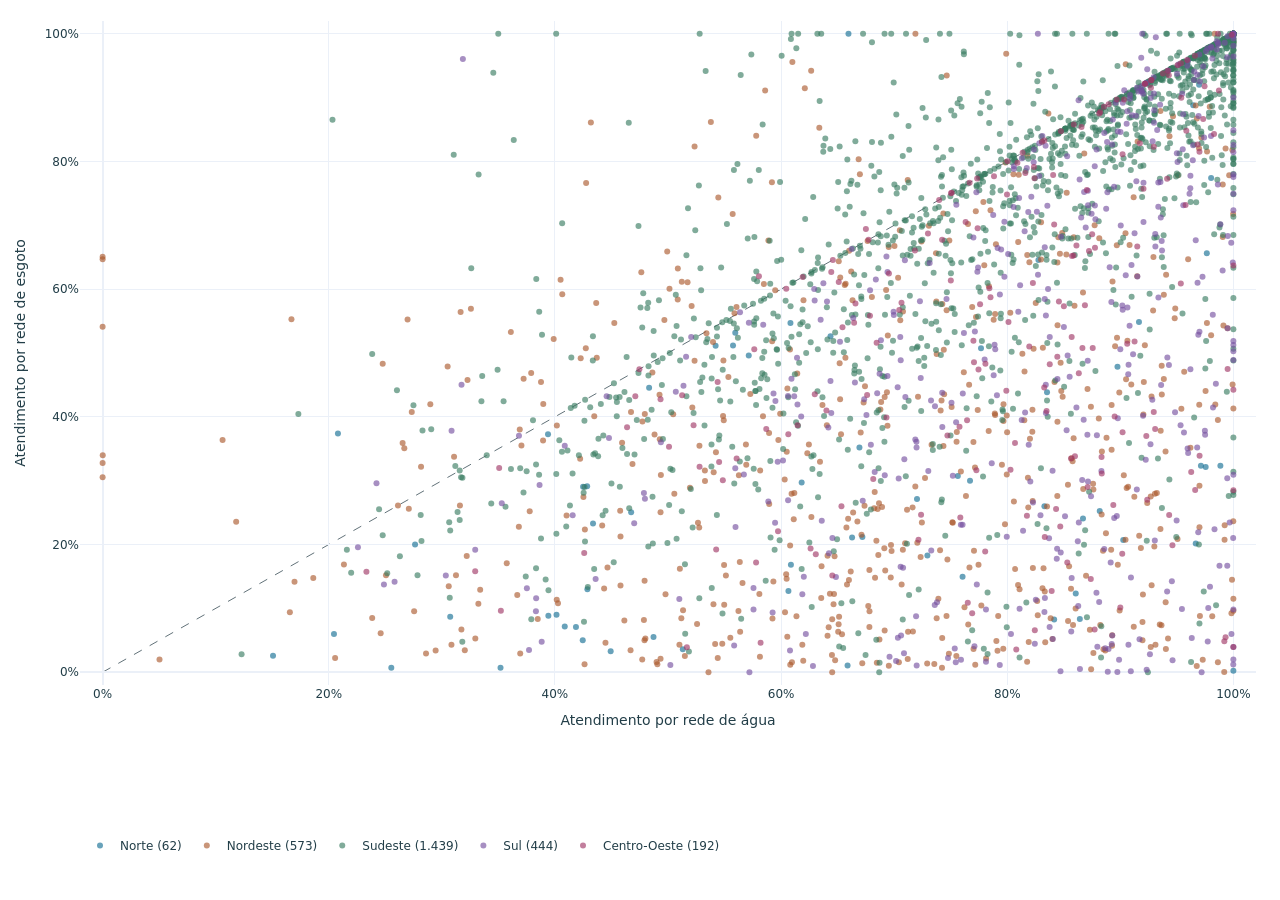
<file: projeto-saneamento-sinisa/docs/assets/municipios.html>
<html lang="pt-BR">
<head><meta charset="utf-8" /><meta name="viewport" content="width=device-width, initial-scale=1" /><title>Água e esgoto por município</title></head>
<body>
    <div>                        <script type="text/javascript">window.PlotlyConfig = {MathJaxConfig: 'local'};</script>
        <script charset="utf-8" src="plotly.min.js"></script>                <div id="municipios" class="plotly-graph-div" style="height:96vh; width:100%;"></div>            <script type="text/javascript">                window.PLOTLYENV=window.PLOTLYENV || {};                                if (document.getElementById("municipios")) {                    Plotly.newPlot(                        "municipios",                        [{"customdata":[["Ariquemes","RO",62.63],["Cacoal","RO",18.21],["Cerejeiras","RO",-34.04],["Espig\u00e3o D Oeste","RO",47.71],["Guajar\u00e1-Mirim","RO",33.69],["Ji-Paran\u00e1","RO",64.83],["Nova Brasil\u00e2ndia D Oeste","RO",30.57],["Porto Velho","RO",22.05],["Presidente M\u00e9dici","RO",47.92],["Rolim de Moura","RO",75.89],["Alvorada D Oeste","RO",7.53],["Cacaul\u00e2ndia","RO",-16.57],["Ministro Andreazza","RO",31.13],["Seringueiras","RO",7.64],["Rio Branco","AC",21.67],["Guajar\u00e1","AM",34.76],["Manaus","AM",64.78],["Mau\u00e9s","AM",20.09],["Presidente Figueiredo","AM",6.14],["Boa Vista","RR",4.96],["Bonfim","RR",13.73],["Caracara\u00ed","RR",3.07],["Iracema","RR",13.44],["Altamira","PA",3.77],["Ananindeua","PA",2.12],["Barcarena","PA",44.89],["Bel\u00e9m","PA",62.91],["Breu Branco","PA",45.16],["Castanhal","PA",24.81],["Itupiranga","PA",12.47],["Marab\u00e1","PA",34.5],["Marituba","PA",29.89],["Novo Repartimento","PA",14.48],["Paragominas","PA",73.72],["Parauapebas","PA",69.55],["Reden\u00e7\u00e3o","PA",43.22],["Santar\u00e9m","PA",41.65],["S\u00e3o Geraldo do Araguaia","PA",54.66],["Ulian\u00f3polis","PA",99.75],["Vit\u00f3ria do Xingu","PA",4.57],["Xinguara","PA",37.45],["Serra do Navio","AP",31.75],["Macap\u00e1","AP",61.11],["Aguiarn\u00f3polis","TO",57.28],["Aragua\u00edna","TO",65.39],["Augustin\u00f3polis","TO",78.1],["Carrasco Bonito","TO",46.01],["Colinas do Tocantins","TO",7.66],["Esperantina","TO",66.5],["Guara\u00ed","TO",36.79],["Gurupi","TO",32.04],["Itacaj\u00e1","TO",32.1],["Itaguatins","TO",2.76],["Para\u00edso do Tocantins","TO",76.52],["Peixe","TO",44.02],["Porto Nacional","TO",41.91],["Praia Norte","TO",46.7],["S\u00edtio Novo do Tocantins","TO",44.9],["Taguatinga","TO",26.93],["Talism\u00e3","TO",11.76],["Palmas","TO",20.61],["Tocantin\u00f3polis","TO",39.66]],"hovertemplate":"%{customdata[0]} \u00b7 %{customdata[1]}\u003cbr\u003e\u00c1gua: %{x:.2f}%\u003cbr\u003eEsgoto: %{y:.2f}%\u003cbr\u003eDiferen\u00e7a: %{customdata[2]:.2f} p.p.\u003cextra\u003e\u003c\u002fextra\u003e","marker":{"color":"#126d93","opacity":0.64,"size":6},"mode":"markers","name":"Norte (62)","x":[86.7,82.76,65.96,51.31,40.87,65.88,39.42,30.74,60.65,84.15,57.14,20.81,40.14,27.63,46.74,41.86,97.13,43.37,60.83,96.97,42.85,54.21,42.49,48.33,39.39,72.02,88.18,66.28,25.53,15.07,35.19,42.87,20.46,86.06,90.26,48.72,44.93,72.94,100.0,55.75,42.46,66.93,76.05,83.29,97.55,86.42,67.19,96.45,98.85,91.65,97.65,61.82,55.95,96.67,60.87,89.75,76.71,75.63,77.68,64.37,98.03,83.52],"y":[24.07,64.55,100.0,3.6,7.18,1.05,8.85,8.69,12.73,8.26,49.61,37.38,9.01,19.99,25.07,7.1,32.35,23.28,54.69,92.01,29.12,51.14,29.05,44.56,37.27,27.13,25.27,21.12,0.72,2.6,0.69,12.98,5.98,12.34,20.71,5.5,3.28,18.28,0.25,51.18,5.01,35.18,14.94,26.01,32.16,8.32,21.18,88.79,32.35,54.86,65.61,29.72,53.19,20.15,16.85,47.84,30.01,30.73,50.75,52.61,77.42,43.86],"type":"scatter"},{"customdata":[["Alto Parna\u00edba","MA",32.59],["Balsas","MA",84.92],["Barreirinhas","MA",18.47],["Caxias","MA",71.86],["Coroat\u00e1","MA",64.52],["Imperatriz","MA",58.01],["Itapecuru Mirim","MA",46.65],["Pa\u00e7o do Lumiar","MA",40.96],["Porto Franco","MA",86.3],["S\u00e3o Jos\u00e9 de Ribamar","MA",55.08],["S\u00e3o Lu\u00eds","MA",47.38],["Tasso Fragoso","MA",30.49],["Timon","MA",54.37],["Tut\u00f3ia","MA",3.02],["Ant\u00f4nio Almeida","PI",48.98],["Barra D Alc\u00e2ntara","PI",99.17],["Fartura do Piau\u00ed","PI",0.0],["Oeiras","PI",55.75],["Porto Alegre do Piau\u00ed","PI",23.59],["S\u00e3o Jo\u00e3o da Fronteira","PI",61.71],["Teresina","PI",39.35],["Acarape","CE",31.25],["Acara\u00fa","CE",42.92],["Acopiara","CE",65.3],["Alc\u00e2ntaras","CE",37.56],["Altaneira","CE",76.06],["Amontada","CE",61.79],["Antonina do Norte","CE",38.74],["Aquiraz","CE",16.07],["Aracati","CE",51.55],["Aratuba","CE",15.36],["Assar\u00e9","CE",0.12],["Aurora","CE",39.68],["Barbalha","CE",45.84],["Barreira","CE",25.04],["Barro","CE",54.99],["Barroquinha","CE",43.36],["Baturit\u00e9","CE",60.18],["Beberibe","CE",7.18],["Bela Cruz","CE",60.64],["Boa Viagem","CE",16.7],["Brejo Santo","CE",45.25],["Camocim","CE",27.24],["Campos Sales","CE",67.24],["Canind\u00e9","CE",56.92],["Carir\u00e9","CE",72.56],["Cascavel","CE",43.24],["Catarina","CE",45.11],["Caucaia","CE",26.52],["Cedro","CE",74.13],["Corea\u00fa","CE",66.04],["Crate\u00fas","CE",45.21],["Croat\u00e1","CE",70.41],["Erer\u00ea","CE",30.08],["Eus\u00e9bio","CE",56.64],["Forquilha","CE",58.08],["Fortaleza","CE",17.73],["Frecheirinha","CE",52.6],["Gra\u00e7a","CE",58.71],["Granja","CE",80.1],["Granjeiro","CE",58.28],["Guai\u00faba","CE",41.63],["Guaraciaba do Norte","CE",75.37],["Guaramiranga","CE",3.89],["Horizonte","CE",40.94],["Ic\u00f3","CE",65.86],["Iguatu","CE",64.55],["Independ\u00eancia","CE",52.41],["Iracema","CE",75.98],["Itaitinga","CE",62.89],["Itapaj\u00e9","CE",17.94],["Itapipoca","CE",51.78],["Itarema","CE",49.75],["Jaguaretama","CE",59.41],["Jaguaribara","CE",38.94],["Jaguaribe","CE",34.41],["Jardim","CE",33.08],["Jijoca de Jericoacoara","CE",45.86],["Juazeiro do Norte","CE",58.98],["Juc\u00e1s","CE",65.16],["Lavras da Mangabeira","CE",13.7],["Limoeiro do Norte","CE",67.78],["Maracana\u00fa","CE",28.04],["Maranguape","CE",50.39],["Marco","CE",63.58],["Massap\u00ea","CE",54.3],["Mauriti","CE",59.46],["Milagres","CE",20.31],["Miss\u00e3o Velha","CE",52.16],["Morada Nova","CE",95.34],["Mucambo","CE",80.26],["Mulungu","CE",45.03],["Novo Oriente","CE",68.87],["Ocara","CE",77.16],["Or\u00f3s","CE",86.97],["Pacajus","CE",50.32],["Pacatuba","CE",45.07],["Pacoti","CE",1.48],["Pacuj\u00e1","CE",33.13],["Palm\u00e1cia","CE",30.14],["Paracuru","CE",17.15],["Paraipaba","CE",43.14],["Paramoti","CE",50.82],["Pedra Branca","CE",72.97],["Poranga","CE",28.26],["Porteiras","CE",69.09],["Quixad\u00e1","CE",57.06],["Quixel\u00f4","CE",8.79],["Quixeramobim","CE",22.8],["Reden\u00e7\u00e3o","CE",45.71],["Russas","CE",51.6],["Saboeiro","CE",65.79],["Salitre","CE",50.09],["S\u00e3o Benedito","CE",60.24],["S\u00e3o Gon\u00e7alo do Amarante","CE",14.02],["S\u00e3o Lu\u00eds do Curu","CE",73.79],["Sobral","CE",17.75],["Tabuleiro do Norte","CE",50.05],["Tarrafas","CE",55.69],["Tau\u00e1","CE",77.35],["Tiangu\u00e1","CE",45.57],["Trairi","CE",46.69],["Uruoca","CE",56.45],["V\u00e1rzea Alegre","CE",21.46],["Vi\u00e7osa do Cear\u00e1","CE",47.21],["Acari","RN",5.56],["A\u00e7u","RN",69.13],["Afonso Bezerra","RN",5.96],["Alexandria","RN",9.42],["Almino Afonso","RN",60.74],["Alto do Rodrigues","RN",67.0],["Ant\u00f4nio Martins","RN",21.19],["Cai\u00e7ara do Rio do Vento","RN",56.83],["Caic\u00f3","RN",74.18],["Campo Redondo","RN",50.94],["Carnaubais","RN",5.5],["Cerro Cor\u00e1","RN",22.72],["Cruzeta","RN",19.11],["Currais Novos","RN",15.65],["Doutor Severiano","RN",-8.72],["Parnamirim","RN",86.02],["Esp\u00edrito Santo","RN",42.61],["Flor\u00e2nia","RN",4.97],["Goianinha","RN",41.34],["Guamar\u00e9","RN",-28.26],["Ja\u00e7an\u00e3","RN",-30.01],["Jardim de Piranhas","RN",51.66],["Jo\u00e3o C\u00e2mara","RN",37.93],["Jos\u00e9 da Penha","RN",62.64],["Jucurutu","RN",54.95],["Lagoa Nova","RN",15.07],["Lajes","RN",20.26],["Lajes Pintadas","RN",48.73],["Lucr\u00e9cia","RN",0.0],["Maca\u00edba","RN",48.96],["Macau","RN",3.41],["Monte Alegre","RN",58.39],["Mossor\u00f3","RN",37.34],["Natal","RN",44.63],["N\u00edsia Floresta","RN",47.82],["Nova Cruz","RN",51.36],["Parelhas","RN",10.16],["Santa Maria","RN",41.89],["Pau dos Ferros","RN",72.38],["Pedro Avelino","RN",14.64],["Pedro Velho","RN",70.31],["Pend\u00eancias","RN",22.46],["Pil\u00f5es","RN",49.57],["Serra Caiada","RN",72.94],["Riacho da Cruz","RN",3.72],["Riachuelo","RN",17.95],["Santana do Serid\u00f3","RN",-16.04],["Santo Ant\u00f4nio","RN",42.73],["S\u00e3o Bento do Trair\u00ed","RN",8.56],["S\u00e3o Fernando","RN",5.0],["S\u00e3o Jo\u00e3o do Sabugi","RN",56.01],["S\u00e3o Jos\u00e9 de Mipibu","RN",42.72],["S\u00e3o Jos\u00e9 do Campestre","RN",59.45],["S\u00e3o Jos\u00e9 do Serid\u00f3","RN",-2.31],["S\u00e3o Paulo do Potengi","RN",66.92],["S\u00e3o Rafael","RN",19.68],["S\u00e3o Tom\u00e9","RN",30.12],["Serra Negra do Norte","RN",3.12],["S\u00edtio Novo","RN",-3.06],["Tenente Ananias","RN",11.96],["Tibau do Sul","RN",21.23],["Touros","RN",84.1],["Upanema","RN",45.86],["Vi\u00e7osa","RN",-4.76],["\u00c1gua Branca","PB",-24.36],["Alagoa Grande","PB",-9.36],["Alhandra","PB",28.81],["Aparecida","PB",-9.46],["Araruna","PB",-4.02],["Barra de Santa Rosa","PB",-5.57],["Barra de S\u00e3o Miguel","PB",-32.78],["Bayeux","PB",57.58],["Bel\u00e9m do Brejo do Cruz","PB",-12.38],["Bom Sucesso","PB",-2.68],["Boqueir\u00e3o","PB",-14.19],["Brejo do Cruz","PB",-8.74],["Brejo dos Santos","PB",53.29],["Cabedelo","PB",39.75],["Cachoeira dos \u00cdndios","PB",22.49],["Cacimba de Areia","PB",-12.32],["Cajazeiras","PB",42.77],["Cajazeirinhas","PB",29.46],["Camala\u00fa","PB",38.04],["Campina Grande","PB",-16.95],["Cara\u00fabas","PB",-13.5],["Carrapateira","PB",64.89],["Casserengue","PB",-23.54],["Catol\u00e9 do Rocha","PB",38.15],["Concei\u00e7\u00e3o","PB",8.47],["Coxixola","PB",1.54],["Cubati","PB",53.58],["Dami\u00e3o","PB",-8.4],["Esperan\u00e7a","PB",-18.56],["Frei Martinho","PB",-32.38],["Guarabira","PB",21.62],["Itaporanga","PB",39.08],["Jo\u00e3o Pessoa","PB",6.16],["Lagoa Seca","PB",41.36],["Logradouro","PB",-13.0],["Mamanguape","PB",20.49],["Mana\u00edra","PB",-5.49],["Mariz\u00f3polis","PB",2.51],["Matinhas","PB",-11.74],["Matur\u00e9ia","PB",-42.94],["Mogeiro","PB",18.35],["Monteiro","PB",-9.94],["Nova Olinda","PB",-8.02],["Nova Palmeira","PB",-17.38],["Olho d \u00c1gua","PB",-15.02],["Patos","PB",55.42],["Pedra Branca","PB",-1.14],["Pedra Lavrada","PB",-6.69],["Pedras de Fogo","PB",25.67],["Po\u00e7o Dantas","PB",-25.76],["Po\u00e7o de Jos\u00e9 de Moura","PB",-9.37],["Prata","PB",-7.5],["Queimadas","PB",47.37],["Quixaba","PB",-17.18],["Riacho de Santo Ant\u00f4nio","PB",-65.07],["Riacho dos Cavalos","PB",-30.55],["Salgadinho","PB",-38.58],["Santa Helena","PB",-20.96],["Santa Luzia","PB",-11.02],["Santa Rita","PB",65.83],["S\u00e3o Bento","PB",3.26],["S\u00e3o Domingos do Cariri","PB",5.79],["S\u00e3o Francisco","PB",-13.41],["S\u00e3o Jos\u00e9 de Piranhas","PB",6.06],["S\u00e3o Jos\u00e9 do Brejo do Cruz","PB",3.38],["S\u00e3o Jos\u00e9 do Sabugi","PB",-0.33],["S\u00e3o Mamede","PB",-13.49],["S\u00e3o Miguel de Taipu","PB",30.88],["Sap\u00e9","PB",34.85],["Sousa","PB",0.91],["Sum\u00e9","PB",38.35],["Tapero\u00e1","PB",-54.12],["Teixeira","PB",-33.99],["V\u00e1rzea","PB",-34.59],["Abreu e Lima","PE",45.71],["Afogados da Ingazeira","PE",65.93],["Agrestina","PE",19.81],["\u00c1guas Belas","PE",-6.9],["Alagoinha","PE",-9.95],["Araripina","PE",19.44],["Arcoverde","PE",85.14],["Barra de Guabiraba","PE",69.45],["Barreiros","PE",51.78],["Bel\u00e9m do S\u00e3o Francisco","PE",8.07],["Belo Jardim","PE",21.72],["Bom Jardim","PE",-26.22],["Bonito","PE",6.31],["Brejo da Madre de Deus","PE",1.66],["Bu\u00edque","PE",-24.75],["Cabo de Santo Agostinho","PE",62.41],["Camaragibe","PE",68.53],["Carna\u00edba","PE",0.31],["Carnaubeira da Penha","PE",2.78],["Caruaru","PE",45.64],["Cedro","PE",0.71],["Ch\u00e3 Grande","PE",-0.36],["Cupira","PE",7.56],["Dormentes","PE",16.47],["Exu","PE",12.78],["Fernando de Noronha","PE",38.48],["Floresta","PE",8.06],["Garanhuns","PE",79.82],["Goiana","PE",14.74],["Granito","PE",44.41],["Gravat\u00e1","PE",66.97],["Ibimirim","PE",2.26],["Ibirajuba","PE",23.4],["Igarassu","PE",57.56],["Ipojuca","PE",46.98],["Ipubi","PE",24.55],["Itapetim","PE",53.99],["Itapissuma","PE",32.22],["Jaboat\u00e3o dos Guararapes","PE",47.82],["Jatob\u00e1","PE",27.64],["Jurema","PE",31.44],["Lagoa dos Gatos","PE",2.9],["Lagoa Grande","PE",-17.54],["Lajedo","PE",17.73],["Mirandiba","PE",28.95],["Moreno","PE",42.31],["Nazar\u00e9 da Mata","PE",56.04],["Olinda","PE",49.21],["Orob\u00f3","PE",1.52],["Panelas","PE",-21.91],["Parnamirim","PE",15.47],["Paulista","PE",38.36],["Pesqueira","PE",-29.35],["Petrol\u00e2ndia","PE",73.54],["Petrolina","PE",18.33],["Po\u00e7\u00e3o","PE",-5.29],["Quixaba","PE",10.7],["Recife","PE",38.65],["Rio Formoso","PE",33.59],["Salgueiro","PE",52.75],["Salo\u00e1","PE",-8.98],["Santa Cruz","PE",2.64],["Santa Filomena","PE",24.58],["Santa Maria da Boa Vista","PE",-1.11],["Santa Terezinha","PE",3.42],["S\u00e3o Bento do Una","PE",3.58],["S\u00e3o Jo\u00e3o","PE",59.62],["S\u00e3o Jos\u00e9 do Belmonte","PE",9.08],["S\u00e3o Jos\u00e9 do Egito","PE",26.07],["S\u00e3o Louren\u00e7o da Mata","PE",42.97],["Serra Talhada","PE",2.57],["Serrita","PE",-33.88],["Sirinha\u00e9m","PE",39.98],["Moreil\u00e2ndia","PE",39.86],["Surubim","PE",69.72],["Tabira","PE",13.6],["Tacaimb\u00f3","PE",26.81],["Tacaratu","PE",37.15],["Tamandar\u00e9","PE",0.0],["Toritama","PE",-28.12],["Trindade","PE",22.83],["Tupanatinga","PE",10.01],["Venturosa","PE",24.41],["Vit\u00f3ria de Santo Ant\u00e3o","PE",43.13],["Arapiraca","AL",71.56],["Barra de Santo Ant\u00f4nio","AL",86.96],["Barra de S\u00e3o Miguel","AL",67.31],["Batalha","AL",17.31],["Capela","AL",65.27],["Coruripe","AL",78.47],["Delmiro Gouveia","AL",37.9],["Flexeiras","AL",-64.68],["Jacu\u00edpe","AL",58.04],["Jundi\u00e1","AL",69.95],["Junqueiro","AL",26.04],["Macei\u00f3","AL",52.17],["Marechal Deodoro","AL",65.1],["Mar Vermelho","AL",51.81],["Murici","AL",-32.54],["Palmeira dos \u00cdndios","AL",75.78],["Pia\u00e7abu\u00e7u","AL",25.41],["Pilar","AL",73.31],["Piranhas","AL",41.77],["Quebrangulo","AL",53.5],["Rio Largo","AL",49.72],["Santana do Ipanema","AL",44.47],["S\u00e3o Miguel dos Campos","AL",16.11],["Taquarana","AL",26.55],["Teot\u00f4nio Vilela","AL",30.09],["Uni\u00e3o dos Palmares","AL",17.28],["Aracaju","SE",21.8],["Areia Branca","SE",88.8],["Barra dos Coqueiros","SE",18.1],["Brejo Grande","SE",24.7],["Campo do Brito","SE",79.15],["Canind\u00e9 de S\u00e3o Francisco","SE",39.42],["Cedro de S\u00e3o Jo\u00e3o","SE",-1.66],["Est\u00e2ncia","SE",71.51],["Itabaiana","SE",76.22],["Japaratuba","SE",88.24],["Lagarto","SE",88.49],["Macambira","SE",84.07],["Malhador","SE",-3.89],["Moita Bonita","SE",7.24],["Monte Alegre de Sergipe","SE",44.82],["Nossa Senhora das Dores","SE",45.6],["Nossa Senhora do Socorro","SE",54.87],["Pacatuba","SE",32.97],["Pinh\u00e3o","SE",53.49],["Santa Luzia do Itanhy","SE",9.86],["S\u00e3o Crist\u00f3v\u00e3o","SE",61.03],["S\u00e3o Francisco","SE",23.89],["Sim\u00e3o Dias","SE",78.42],["Aba\u00edra","BA",46.08],["Abar\u00e9","BA",28.02],["Adustina","BA",63.76],["Aiquara","BA",18.32],["Alagoinhas","BA",59.41],["Amargosa","BA",75.97],["Antas","BA",-18.83],["Ant\u00f4nio Cardoso","BA",19.77],["Araci","BA",36.33],["Aratu\u00edpe","BA",16.13],["Baixa Grande","BA",26.54],["Banza\u00ea","BA",33.99],["Barra da Estiva","BA",50.16],["Barra do Cho\u00e7a","BA",76.0],["Barra do Rocha","BA",25.07],["Barreiras","BA",17.25],["Belmonte","BA",20.15],["Boa Vista do Tupim","BA",29.48],["Botupor\u00e3","BA",40.04],["Brej\u00f5es","BA",30.91],["Brotas de Maca\u00fabas","BA",13.99],["Brumado","BA",80.67],["Cabaceiras do Paragua\u00e7u","BA",71.93],["Cachoeira","BA",31.79],["Cacul\u00e9","BA",42.2],["Ca\u00e9m","BA",83.47],["Cairu","BA",71.1],["Camacan","BA",45.81],["Cama\u00e7ari","BA",48.58],["Camamu","BA",57.17],["Campo Formoso","BA",68.87],["Can\u00e1polis","BA",29.25],["Canavieiras","BA",23.92],["Candeias","BA",45.89],["Cansan\u00e7\u00e3o","BA",4.96],["Canudos","BA",21.82],["Capim Grosso","BA",59.11],["Caravelas","BA",48.35],["Carinhanha","BA",28.12],["Casa Nova","BA",10.26],["Castro Alves","BA",84.62],["Caturama","BA",46.58],["Chorroch\u00f3","BA",12.53],["C\u00edcero Dantas","BA",14.24],["Concei\u00e7\u00e3o da Feira","BA",72.28],["Concei\u00e7\u00e3o do Coit\u00e9","BA",90.39],["Concei\u00e7\u00e3o do Jacu\u00edpe","BA",88.94],["Conde","BA",43.07],["Coronel Jo\u00e3o S\u00e1","BA",7.37],["Cravol\u00e2ndia","BA",14.29],["Cruz das Almas","BA",32.33],["Cura\u00e7\u00e1","BA",47.02],["Dias d \u00c1vila","BA",42.97],["Encruzilhada","BA",16.78],["Entre Rios","BA",70.66],["Esplanada","BA",95.8],["Euclides da Cunha","BA",54.87],["Eun\u00e1polis","BA",83.06],["F\u00e1tima","BA",47.94],["Feira de Santana","BA",36.25],["Gentio do Ouro","BA",23.31],["Gl\u00f3ria","BA",50.77],["Guanambi","BA",28.53],["Heli\u00f3polis","BA",49.8],["Ia\u00e7u","BA",42.04],["Ibicoara","BA",4.85],["Ibitiara","BA",17.98],["Ibotirama","BA",16.05],["Igapor\u00e3","BA",52.06],["Igua\u00ed","BA",56.23],["Ilh\u00e9us","BA",27.9],["Ipia\u00fa","BA",46.64],["Ipir\u00e1","BA",37.67],["Ipupiara","BA",22.61],["Iraquara","BA",27.69],["Irec\u00ea","BA",85.39],["Itabela","BA",85.25],["Itaberaba","BA",29.48],["Itabuna","BA",10.05],["Itacar\u00e9","BA",45.44],["Itagi","BA",29.16],["Itagib\u00e1","BA",49.01],["Itaju do Col\u00f4nia","BA",31.67],["Itaju\u00edpe","BA",40.32],["Itamaraju","BA",16.41],["Itamb\u00e9","BA",80.83],["Itanh\u00e9m","BA",1.26],["Itaparica","BA",42.41],["Itapetinga","BA",1.31],["Itapicuru","BA",21.68],["Itiru\u00e7u","BA",5.64],["Iti\u00faba","BA",50.75],["Itoror\u00f3","BA",38.73],["Ituber\u00e1","BA",73.38],["Iui\u00fa","BA",34.73],["Jacaraci","BA",12.56],["Jaguaquara","BA",44.57],["Jaguarari","BA",54.14],["Jequi\u00e9","BA",8.41],["Jeremoabo","BA",-19.92],["Jiquiri\u00e7\u00e1","BA",14.25],["Juazeiro","BA",10.41],["Laje","BA",18.66],["Lajed\u00e3o","BA",45.81],["Lajedinho","BA",45.12],["Lamar\u00e3o","BA",76.35],["Lauro de Freitas","BA",56.46],["Len\u00e7\u00f3is","BA",37.71],["Lu\u00eds Eduardo Magalh\u00e3es","BA",14.91],["Macajuba","BA",30.8],["Maca\u00fabas","BA",65.17],["Madre de Deus","BA",28.22],["Maiquinique","BA",23.98],["Mairi","BA",-5.89],["Maragogipe","BA",25.97],["Mata de S\u00e3o Jo\u00e3o","BA",40.96],["Mirangaba","BA",25.38],["Mirante","BA",4.48],["Morro do Chap\u00e9u","BA",25.5],["Mucug\u00ea","BA",31.62],["Mucuri","BA",33.54],["Muqu\u00e9m de S\u00e3o Francisco","BA",50.23],["Muritiba","BA",51.67],["Mutu\u00edpe","BA",10.06],["Nova Ibi\u00e1","BA",11.59],["Nova Vi\u00e7osa","BA",88.74],["Novo Triunfo","BA",-31.53],["Ourol\u00e2ndia","BA",42.73],["Palmeiras","BA",16.45],["Pau Brasil","BA",41.29],["Paulo Afonso","BA",53.8],["Pedr\u00e3o","BA",28.57],["Piat\u00e3","BA",90.37],["Pintadas","BA",23.9],["Porto Seguro","BA",16.38],["Remanso","BA",7.51],["Riach\u00e3o do Jacu\u00edpe","BA",97.05],["Ribeira do Pombal","BA",68.85],["Rio de Contas","BA",24.28],["Rio do Ant\u00f4nio","BA",51.94],["Rio do Pires","BA",22.6],["Rodelas","BA",22.68],["Ruy Barbosa","BA",78.68],["Salvador","BA",9.35],["Santa Br\u00edgida","BA",23.04],["Santa Cruz Cabr\u00e1lia","BA",36.25],["Santa In\u00eas","BA",16.78],["Santaluz","BA",15.43],["Santa Maria da Vit\u00f3ria","BA",70.0],["Santa Rita de C\u00e1ssia","BA",52.04],["Santo Amaro","BA",40.73],["Santo Ant\u00f4nio de Jesus","BA",63.66],["Santo Est\u00eav\u00e3o","BA",52.09],["S\u00e3o F\u00e9lix","BA",9.27],["S\u00e3o Francisco do Conde","BA",58.68],["S\u00e3o Gon\u00e7alo dos Campos","BA",89.38],["S\u00e3o Sebasti\u00e3o do Pass\u00e9","BA",78.81],["Senhor do Bonfim","BA",7.92],["Serra do Ramalho","BA",61.62],["Sento S\u00e9","BA",-15.98],["Serrinha","BA",90.59],["Sim\u00f5es Filho","BA",41.11],["Sobradinho","BA",3.09],["Tanha\u00e7u","BA",20.47],["Tapiramut\u00e1","BA",31.59],["Teixeira de Freitas","BA",31.32],["Tucano","BA",42.54],["Uba\u00edra","BA",18.49],["Umburanas","BA",40.58],["Una","BA",57.35],["Urandi","BA",74.31],["Uru\u00e7uca","BA",68.09],["Valen\u00e7a","BA",4.25],["V\u00e1rzea da Ro\u00e7a","BA",53.84],["V\u00e1rzea Nova","BA",16.57],["Vera Cruz","BA",57.56],["Vit\u00f3ria da Conquista","BA",13.41]],"hovertemplate":"%{customdata[0]} \u00b7 %{customdata[1]}\u003cbr\u003e\u00c1gua: %{x:.2f}%\u003cbr\u003eEsgoto: %{y:.2f}%\u003cbr\u003eDiferen\u00e7a: %{customdata[2]:.2f} p.p.\u003cextra\u003e\u003c\u002fextra\u003e","marker":{"color":"#aa592e","opacity":0.64,"size":6},"mode":"markers","name":"Nordeste (573)","x":[58.95,88.51,24.59,86.97,64.52,86.72,56.23,77.01,93.64,96.98,89.23,63.44,89.23,5.03,79.96,99.19,26.12,93.57,78.8,90.56,94.81,44.35,47.92,73.76,49.78,86.05,64.5,84.18,31.25,66.0,23.84,67.65,47.87,58.08,31.73,60.55,54.02,61.96,16.56,77.46,69.44,98.03,86.7,77.71,70.66,85.64,46.69,59.32,68.85,79.04,76.22,84.44,79.2,52.76,79.8,87.59,81.96,61.36,65.05,81.76,67.82,51.33,83.84,18.63,60.8,92.38,80.7,64.68,79.65,64.78,78.38,72.05,54.17,60.96,74.36,81.53,61.17,64.11,87.62,92.69,57.28,97.0,65.3,66.16,68.7,72.34,65.39,42.65,54.4,97.29,89.94,52.57,85.47,81.9,87.42,54.8,77.15,27.08,74.11,38.48,30.61,66.75,59.24,75.5,44.65,76.55,74.71,42.23,89.69,47.72,70.77,67.18,55.51,76.66,36.81,82.7,85.88,56.38,58.13,85.38,67.11,51.01,65.13,58.94,49.34,86.81,71.2,46.73,69.29,67.81,68.47,44.18,84.43,95.06,60.35,31.6,54.04,84.66,73.73,37.23,93.49,56.59,72.42,66.37,26.97,52.35,75.15,75.54,69.16,74.06,42.52,84.44,76.35,66.02,51.49,65.23,64.11,89.71,90.51,49.06,81.83,85.26,65.93,91.82,61.43,91.67,65.22,92.76,89.78,61.98,74.64,55.72,51.18,70.35,77.22,85.37,48.0,90.31,58.48,83.21,76.9,60.32,73.07,38.97,79.0,56.89,91.96,60.49,90.48,32.57,51.73,40.16,45.25,28.16,43.7,0.0,65.09,50.87,31.08,43.65,58.88,69.21,79.96,33.23,39.89,71.87,40.27,46.14,79.91,32.27,71.23,24.77,54.96,47.74,40.17,53.58,26.68,40.65,53.79,77.24,56.35,78.52,42.62,28.98,33.39,49.68,74.35,11.81,43.18,20.56,51.22,42.73,30.51,47.64,82.25,56.06,38.77,28.6,10.61,26.53,50.86,48.99,36.1,0.0,0.0,16.7,40.5,66.97,74.63,70.03,49.25,27.34,54.9,43.48,55.88,66.86,74.42,51.05,81.79,62.68,0.0,0.01,61.0,71.14,82.27,85.23,42.28,50.13,59.92,89.27,88.47,75.18,66.32,90.46,57.8,76.53,48.62,31.66,73.91,69.53,53.4,16.97,93.66,65.1,59.48,94.66,41.03,49.27,89.54,73.7,92.0,54.87,54.97,88.73,53.98,59.76,61.88,63.58,45.8,64.64,45.8,68.43,68.78,81.34,69.52,59.19,87.73,72.11,72.73,81.86,85.87,37.04,63.38,54.93,78.9,62.1,74.23,82.99,52.09,52.15,78.93,47.93,85.78,37.9,38.95,36.67,36.89,66.2,52.35,60.81,55.34,69.16,68.54,80.55,42.76,55.12,44.47,90.46,80.97,62.46,61.12,79.85,71.88,78.93,45.94,56.92,65.78,72.92,91.96,80.96,52.78,71.66,99.22,94.86,0.0,77.06,83.12,29.45,85.7,93.06,67.81,58.59,79.14,56.27,93.01,84.9,68.31,69.13,75.9,97.67,30.85,84.45,99.31,99.63,93.11,99.91,82.52,92.77,75.52,98.34,82.65,99.23,97.04,100.0,91.19,83.64,74.88,99.12,99.48,99.93,60.93,97.54,25.06,96.2,90.82,85.82,89.91,62.32,91.24,58.4,94.0,78.13,74.65,54.24,77.39,60.56,58.15,36.93,93.67,77.17,67.3,95.08,88.14,67.04,68.28,99.06,32.2,87.31,74.84,94.05,68.66,89.28,93.55,87.4,95.65,64.21,74.25,52.65,73.76,90.97,65.63,63.66,98.63,88.1,89.31,60.79,87.62,64.73,82.99,77.97,73.55,94.03,94.22,68.93,59.21,70.78,83.15,79.53,97.66,65.18,83.32,96.76,69.7,94.01,93.85,92.9,53.27,69.77,85.95,69.72,81.51,65.71,27.55,84.86,88.78,64.52,92.93,92.08,73.31,67.42,32.96,99.88,88.67,91.49,96.77,82.01,76.16,72.45,82.33,79.67,81.77,88.23,70.5,79.99,100.0,53.26,93.55,70.97,90.63,77.02,93.85,37.77,82.22,95.4,91.53,54.45,46.86,94.35,35.74,71.63,60.45,99.99,98.4,79.67,96.96,69.41,93.23,99.98,80.27,71.2,60.5,92.17,64.05,21.34,69.36,74.19,75.08,68.6,92.04,50.46,48.81,92.69,62.66,87.1,65.69,67.38,88.37,32.03,100.0,74.39,84.52,47.95,98.63,70.42,49.34,63.55,50.56,99.06,83.36,97.91,51.94,84.72,91.18,70.54,89.19,64.32,84.78,88.35,65.83,68.03,100.0,98.13,84.0,96.67,90.69,49.93,99.83,82.23,81.02,45.77,76.63,96.0,68.23,49.37,78.36,67.71,97.0,81.09,77.89,80.59,74.26,83.52,97.17],"y":[26.36,3.59,6.12,15.11,0.0,28.71,9.58,36.05,7.34,41.9,41.85,32.95,34.86,2.01,30.98,0.02,26.12,37.82,55.21,28.85,55.46,13.1,5.0,8.46,12.22,9.99,2.71,45.44,15.18,14.45,8.48,67.53,8.19,12.24,6.69,5.56,10.66,1.78,9.38,16.82,52.74,52.78,59.46,10.47,13.74,13.08,3.45,14.21,42.33,4.91,10.18,39.23,8.79,22.68,23.16,29.51,64.23,8.76,6.34,1.66,9.54,9.7,8.47,14.74,19.86,26.52,16.15,12.27,3.67,1.89,60.44,20.27,4.42,1.55,35.42,47.12,28.09,18.25,28.64,27.53,43.58,29.22,37.26,15.77,5.12,18.04,5.93,22.34,2.24,1.95,9.68,7.54,16.6,4.74,0.45,4.48,32.08,25.6,40.98,8.34,13.46,23.61,8.42,2.53,16.39,7.46,17.65,33.44,66.89,2.01,19.17,1.39,5.42,16.42,22.79,8.91,68.13,6.33,2.44,8.03,21.54,4.32,8.68,37.48,2.13,81.25,2.07,40.77,59.87,7.07,1.47,22.99,27.6,20.88,9.41,26.1,31.32,65.55,58.08,45.95,7.47,13.98,67.45,25.03,55.23,82.36,23.49,37.61,6.52,19.11,27.45,64.18,27.62,66.02,2.53,61.82,5.72,52.37,45.88,1.24,30.47,75.1,24.04,19.44,46.79,21.36,42.76,43.19,16.84,58.26,56.69,71.76,8.45,61.79,72.22,29.36,5.28,30.86,60.79,16.29,57.22,30.2,69.95,42.03,67.04,35.66,7.86,14.63,95.24,56.93,61.09,11.35,54.71,32.18,49.27,32.78,7.51,63.25,33.76,57.84,67.62,15.92,40.21,10.74,52.21,29.1,10.81,8.1,96.86,45.77,6.34,48.31,16.81,39.27,38.63,0.0,35.08,59.21,86.17,55.62,17.27,72.36,1.26,41.98,12.9,55.17,71.84,23.55,86.12,2.21,61.16,50.75,47.89,62.66,26.83,57.2,45.46,2.93,36.37,35.9,58.36,1.62,53.28,65.07,30.55,55.28,61.46,77.99,8.8,66.77,43.46,40.75,48.84,40.1,56.21,80.35,43.54,16.2,80.88,24.33,54.12,34.0,95.59,25.43,16.34,65.42,49.18,60.08,40.48,4.13,19.02,23.4,58.25,68.74,84.02,70.22,46.96,56.41,11.5,1.0,53.09,14.19,48.02,64.39,59.84,87.1,24.56,36.49,51.06,65.64,12.18,40.13,10.56,21.76,51.72,36.36,4.32,16.6,21.25,10.65,13.58,20.61,41.14,49.9,66.62,76.73,70.0,43.16,30.42,25.82,36.66,35.52,85.29,39.46,40.54,91.45,0.69,64.66,57.38,41.45,40.28,14.34,33.03,46.88,36.31,12.09,38.0,62.78,48.77,1.19,46.26,43.09,25.57,77.98,76.64,15.14,4.61,20.74,67.37,35.65,23.97,79.85,100.0,56.1,35.93,32.51,22.65,1.36,5.0,13.65,35.47,6.39,20.75,56.96,64.68,19.02,13.17,3.41,33.53,27.96,16.0,91.13,3.36,30.86,19.7,43.13,14.81,19.41,31.43,81.56,4.3,54.36,82.03,77.83,4.31,81.81,57.82,13.62,36.1,100.0,11.14,23.01,8.8,11.51,7.12,87.53,67.64,54.3,53.88,45.06,27.96,44.05,15.2,35.17,66.93,7.4,43.83,34.3,27.48,40.08,34.59,2.16,93.48,34.47,41.06,44.43,31.61,2.94,43.51,1.17,42.23,77.83,67.99,37.56,28.24,68.15,18.21,6.64,2.91,62.26,26.46,5.81,22.45,41.59,47.07,7.04,5.38,23.4,49.84,45.08,60.67,41.84,39.52,39.75,61.19,50.53,3.0,18.15,70.46,63.73,1.27,3.64,5.28,25.86,51.84,56.49,50.82,32.51,54.69,48.4,12.66,0.96,14.83,10.95,45.91,56.65,29.96,19.0,57.42,19.92,39.47,60.86,9.57,68.81,36.72,8.29,65.03,45.44,35.64,44.81,5.27,14.49,3.42,62.01,86.72,36.57,47.0,23.44,50.66,39.35,65.36,7.4,69.24,37.58,98.69,31.58,87.91,20.22,51.9,3.64,59.12,25.21,37.65,41.26,83.12,74.37,32.61,83.94,17.08,25.82,15.33,23.64,41.94,41.96,82.05,38.61,28.06,71.76,56.29,77.09,34.53,51.21,38.67,16.86,43.86,42.57,41.54,18.37,40.37,40.4,37.22,3.95,94.19,44.37,49.24,26.09,34.57,3.46,9.63,50.49,68.14,40.44,1.58,1.57,25.06,11.61,27.96,76.38,4.68,88.56,28.9,48.47,74.4,55.11,19.19,12.28,44.05,24.69,13.74,58.76,41.32,8.75,5.19,88.75,29.07,65.91,9.24,41.12,77.93,25.3,45.04,64.68,25.69,30.88,37.78,10.36,22.69,13.0,73.64,26.75,57.69,25.96,83.76],"type":"scatter"},{"customdata":[["Abaet\u00e9","MG",-2.57],["Abre Campo","MG",0.0],["Acaiaca","MG",21.27],["A\u00e7ucena","MG",-47.02],["\u00c1gua Comprida","MG",-9.66],["\u00c1guas Formosas","MG",74.27],["\u00c1guas Vermelhas","MG",58.96],["Aimor\u00e9s","MG",-0.31],["Aiuruoca","MG",0.16],["Alagoa","MG",0.0],["Albertina","MG",0.16],["Al\u00e9m Para\u00edba","MG",23.54],["Alfenas","MG",0.88],["Alfredo Vasconcelos","MG",-0.85],["Almenara","MG",6.52],["Alpercata","MG",-17.61],["Alpin\u00f3polis","MG",1.43],["Alterosa","MG",-25.11],["Alto Capara\u00f3","MG",0.0],["Alto Rio Doce","MG",-9.26],["Alvarenga","MG",-20.91],["Alvin\u00f3polis","MG",-40.83],["Alvorada de Minas","MG",-18.14],["Amparo do Serra","MG",1.3],["Andradas","MG",1.68],["Andrel\u00e2ndia","MG",-8.46],["Angel\u00e2ndia","MG",7.06],["Ant\u00f4nio Carlos","MG",3.15],["Ant\u00f4nio Prado de Minas","MG",-26.06],["Ara\u00e7ua\u00ed","MG",22.31],["Araguari","MG",0.29],["Araponga","MG",-59.89],["Ara\u00fajos","MG",0.0],["Arax\u00e1","MG",-0.51],["Arceburgo","MG",0.67],["Argirita","MG",-0.07],["Aricanduva","MG",8.3],["Arinos","MG",11.44],["Atal\u00e9ia","MG",15.45],["Baependi","MG",-12.65],["Baldim","MG",26.31],["Bambu\u00ed","MG",-4.43],["Bandeira","MG",10.1],["Bandeira do Sul","MG",0.0],["Bar\u00e3o de Cocais","MG",-2.72],["Barbacena","MG",2.66],["Barroso","MG",-15.6],["Bela Vista de Minas","MG",-5.6],["Belmiro Braga","MG",-14.31],["Belo Horizonte","MG",-0.84],["Belo Oriente","MG",-7.63],["Belo Vale","MG",-1.41],["Berilo","MG",20.87],["Bert\u00f3polis","MG",11.51],["Betim","MG",6.59],["Bias Fortes","MG",2.63],["Bicas","MG",-7.53],["Boa Esperan\u00e7a","MG",0.88],["Bocaina de Minas","MG",-9.08],["Bocai\u00fava","MG",9.19],["Bom Despacho","MG",3.74],["Bom Jardim de Minas","MG",-14.08],["Bom Jesus da Penha","MG",38.71],["Bom Jesus do Amparo","MG",-3.12],["Bom Jesus do Galho","MG",-9.6],["Bom Repouso","MG",2.04],["Bom Sucesso","MG",10.42],["Bonfim","MG",9.3],["Bonfin\u00f3polis de Minas","MG",2.09],["Borda da Mata","MG",0.29],["Botelhos","MG",20.02],["Botumirim","MG",29.53],["Brasil\u00e2ndia de Minas","MG",54.86],["Bras\u00edlia de Minas","MG",9.13],["Braz\u00f3polis","MG",12.53],["Brumadinho","MG",29.37],["Bueno Brand\u00e3o","MG",0.33],["Buen\u00f3polis","MG",5.47],["Bugre","MG",-12.83],["Buritis","MG",34.83],["Cabo Verde","MG",0.22],["Cachoeira da Prata","MG",3.55],["Cachoeira de Minas","MG",-1.66],["Cachoeira Dourada","MG",0.0],["Caetan\u00f3polis","MG",-1.83],["Caet\u00e9","MG",20.55],["Caiana","MG",0.37],["Cajuri","MG",-23.46],["Caldas","MG",13.03],["Camacho","MG",9.07],["Camanducaia","MG",12.36],["Cambu\u00ed","MG",0.0],["Cambuquira","MG",24.47],["Campanha","MG",2.65],["Campestre","MG",-0.69],["Campina Verde","MG",2.93],["Campo Belo","MG",1.51],["Campo Florido","MG",-0.17],["Campos Altos","MG",9.68],["Campos Gerais","MG",4.49],["Cana\u00e3","MG",0.54],["Can\u00e1polis","MG",-0.18],["Cana Verde","MG",-4.99],["Candeias","MG",-12.95],["Capara\u00f3","MG",-65.01],["Capela Nova","MG",2.6],["Capelinha","MG",10.16],["Capetinga","MG",72.92],["Capim Branco","MG",59.45],["Capit\u00e3o Andrade","MG",0.0],["Capit\u00e3o En\u00e9as","MG",19.68],["Capit\u00f3lio","MG",-3.46],["Caputira","MG",-14.0],["Cara\u00ed","MG",27.02],["Carana\u00edba","MG",34.06],["Caranda\u00ed","MG",4.02],["Carangola","MG",3.36],["Caratinga","MG",12.26],["Carbonita","MG",25.1],["Carea\u00e7u","MG",-6.03],["Carlos Chagas","MG",11.13],["Carm\u00e9sia","MG",13.13],["Carmo da Cachoeira","MG",6.86],["Carmo da Mata","MG",8.23],["Carmo de Minas","MG",3.88],["Carmo do Cajuru","MG",17.27],["Carmo do Parana\u00edba","MG",0.64],["Carmo do Rio Claro","MG",2.27],["Carm\u00f3polis de Minas","MG",10.88],["Carneirinho","MG",2.54],["Carvalh\u00f3polis","MG",4.62],["Carvalhos","MG",9.25],["Cascalho Rico","MG",17.77],["C\u00e1ssia","MG",75.4],["Concei\u00e7\u00e3o da Barra de Minas","MG",23.41],["Cataguases","MG",17.48],["Catas Altas","MG",3.53],["Catuji","MG",6.38],["Catuti","MG",28.51],["Caxambu","MG",1.56],["Cedro do Abaet\u00e9","MG",-14.12],["Central de Minas","MG",3.14],["Centralina","MG",18.49],["Ch\u00e1cara","MG",-1.88],["Chapada do Norte","MG",64.78],["Chiador","MG",29.71],["Cipot\u00e2nea","MG",1.8],["Claraval","MG",46.28],["Claro dos Po\u00e7\u00f5es","MG",38.86],["Cl\u00e1udio","MG",1.23],["Coimbra","MG",-10.09],["Comercinho","MG",20.38],["Concei\u00e7\u00e3o da Aparecida","MG",-6.82],["Concei\u00e7\u00e3o das Pedras","MG",0.0],["Concei\u00e7\u00e3o das Alagoas","MG",6.73],["Concei\u00e7\u00e3o de Ipanema","MG",-12.44],["Concei\u00e7\u00e3o do Mato Dentro","MG",6.37],["Concei\u00e7\u00e3o do Par\u00e1","MG",23.53],["Concei\u00e7\u00e3o do Rio Verde","MG",-3.46],["Concei\u00e7\u00e3o dos Ouros","MG",14.28],["Confins","MG",92.44],["Congonhal","MG",0.48],["Congonhas","MG",17.46],["Conquista","MG",8.29],["Conselheiro Lafaiete","MG",9.22],["Conselheiro Pena","MG",0.0],["Consola\u00e7\u00e3o","MG",0.0],["Contagem","MG",2.48],["Coqueiral","MG",3.57],["Cora\u00e7\u00e3o de Jesus","MG",18.16],["Cordisburgo","MG",31.73],["Corinto","MG",18.26],["Coroaci","MG",-9.56],["Coromandel","MG",-32.75],["Coronel Fabriciano","MG",0.61],["Coronel Murta","MG",36.19],["Coronel Pacheco","MG",0.0],["Coronel Xavier Chaves","MG",-1.06],["C\u00f3rrego do Bom Jesus","MG",8.17],["C\u00f3rrego Fundo","MG",28.7],["C\u00f3rrego Novo","MG",0.76],["Couto de Magalh\u00e3es de Minas","MG",6.29],["Cris\u00f3lita","MG",51.02],["Crist\u00e1lia","MG",23.33],["Cristiano Otoni","MG",18.9],["Cristina","MG",0.0],["Crucil\u00e2ndia","MG",-8.58],["Cruzeiro da Fortaleza","MG",1.11],["Cruz\u00edlia","MG",5.13],["Cuparaque","MG",-66.2],["Curral de Dentro","MG",17.29],["Curvelo","MG",12.16],["Delfim Moreira","MG",22.91],["Delfin\u00f3polis","MG",3.23],["Delta","MG",1.73],["Descoberto","MG",-4.96],["Desterro de Entre Rios","MG",2.86],["Desterro do Melo","MG",4.48],["Diamantina","MG",17.34],["Diogo de Vasconcelos","MG",-7.0],["Dion\u00edsio","MG",-16.82],["Divin\u00e9sia","MG",-10.39],["Divino","MG",1.81],["Divino das Laranjeiras","MG",2.68],["Divinol\u00e2ndia de Minas","MG",-23.25],["Divin\u00f3polis","MG",10.53],["Divisa Nova","MG",-6.8],["Divis\u00f3polis","MG",37.66],["Dom Bosco","MG",40.05],["Dom Cavati","MG",-13.51],["Dom Joaquim","MG",-2.06],["Dom Silv\u00e9rio","MG",2.58],["Dom Vi\u00e7oso","MG",21.1],["Dona Eus\u00e9bia","MG",-0.96],["Dores de Campos","MG",2.03],["Dores do Indai\u00e1","MG",3.69],["Dores do Turvo","MG",-17.87],["Dores\u00f3polis","MG",19.59],["Douradoquara","MG",-2.78],["Durand\u00e9","MG",-30.67],["El\u00f3i Mendes","MG",0.0],["Engenheiro Caldas","MG",-22.5],["Engenheiro Navarro","MG",18.47],["Entre Rios de Minas","MG",15.14],["Erv\u00e1lia","MG",1.75],["Esmeraldas","MG",40.66],["Espera Feliz","MG",-36.79],["Espinosa","MG",78.43],["Esp\u00edrito Santo do Dourado","MG",51.16],["Estiva","MG",-4.7],["Estrela Dalva","MG",-30.85],["Estrela do Indai\u00e1","MG",22.55],["Estrela do Sul","MG",39.26],["Extrema","MG",12.21],["Fama","MG",23.33],["S\u00e3o Gon\u00e7alo do Rio Preto","MG",36.66],["Felisburgo","MG",10.81],["Felixl\u00e2ndia","MG",40.33],["Fernandes Tourinho","MG",-4.6],["Ferros","MG",-1.12],["Fervedouro","MG",2.39],["Florestal","MG",-9.9],["Formiga","MG",6.82],["Fortaleza de Minas","MG",1.0],["Francisco Badar\u00f3","MG",45.67],["Francisco Dumont","MG",38.6],["Francisco S\u00e1","MG",0.69],["Francisc\u00f3polis","MG",-0.86],["Frei Gaspar","MG",10.42],["Frei Inoc\u00eancio","MG",-3.89],["Frei Lagonegro","MG",-8.98],["Fronteira","MG",4.44],["Fronteira dos Vales","MG",21.27],["Frutal","MG",-2.14],["Funil\u00e2ndia","MG",47.54],["Glaucil\u00e2ndia","MG",3.94],["Goiabeira","MG",13.49],["Goian\u00e1","MG",-1.6],["Gon\u00e7alves","MG",52.51],["Gonzaga","MG",5.23],["Governador Valadares","MG",1.94],["Gr\u00e3o Mogol","MG",18.45],["Guanh\u00e3es","MG",6.83],["Guap\u00e9","MG",20.63],["Guaraciaba","MG",4.99],["Guaran\u00e9sia","MG",-8.27],["Guarani","MG",0.42],["Guarar\u00e1","MG",8.11],["Guarda-Mor","MG",1.7],["Guaxup\u00e9","MG",5.46],["Guimar\u00e2nia","MG",1.14],["Guiricema","MG",-29.67],["Gurinhat\u00e3","MG",-3.05],["Heliodora","MG",-20.64],["Iapu","MG",13.68],["Ibertioga","MG",-39.07],["Ibi\u00e1","MG",0.71],["Ibia\u00ed","MG",40.63],["Ibiraci","MG",6.37],["Ibirit\u00e9","MG",11.42],["Ibituruna","MG",0.0],["Icara\u00ed de Minas","MG",24.65],["Igarap\u00e9","MG",40.06],["Igaratinga","MG",-39.4],["Iguatama","MG",22.56],["Ijaci","MG",13.87],["Ilic\u00ednea","MG",-25.95],["Imb\u00e9 de Minas","MG",1.18],["Inconfidentes","MG",11.94],["Indaiabira","MG",27.99],["Indian\u00f3polis","MG",0.96],["Inga\u00ed","MG",-1.67],["Inhapim","MG",8.65],["Inimutaba","MG",-5.43],["Ipaba","MG",-12.45],["Ipanema","MG",8.44],["Ipatinga","MG",-3.43],["Ipia\u00e7u","MG",-7.93],["Ipui\u00fana","MG",17.21],["Ira\u00ed de Minas","MG",-28.95],["Itabira","MG",6.16],["Itabirinha","MG",10.87],["Itabirito","MG",3.39],["Itacarambi","MG",33.32],["Itaguara","MG",6.88],["Itaip\u00e9","MG",12.04],["Itajub\u00e1","MG",10.42],["Itamarandiba","MG",11.07],["Itambacuri","MG",23.01],["Itamb\u00e9 do Mato Dentro","MG",63.22],["Itamogi","MG",-11.35],["Itanhandu","MG",0.0],["Itanhomi","MG",-3.65],["Itaobim","MG",43.55],["Itapagipe","MG",-2.1],["Itapecerica","MG",18.06],["Itapeva","MG",18.18],["Itatiaiu\u00e7u","MG",-22.85],["Ita\u00fa de Minas","MG",2.73],["Ita\u00fana","MG",9.84],["Itinga","MG",15.74],["Itueta","MG",-3.99],["Ituiutaba","MG",0.0],["Iturama","MG",2.5],["Itutinga","MG",-4.32],["Jaboticatubas","MG",28.67],["Jacinto","MG",24.78],["Jacutinga","MG",0.0],["Jaguara\u00e7u","MG",31.52],["Ja\u00edba","MG",37.96],["Jana\u00faba","MG",67.94],["Janu\u00e1ria","MG",45.73],["Japara\u00edba","MG",14.98],["Jeceaba","MG",-10.44],["Jenipapo de Minas","MG",29.19],["Jequeri","MG",0.0],["Jequitib\u00e1","MG",37.9],["Jequitinhonha","MG",17.81],["Jesu\u00e2nia","MG",0.0],["Joa\u00edma","MG",13.82],["Joan\u00e9sia","MG",0.0],["Jo\u00e3o Monlevade","MG",-0.08],["Jo\u00e3o Pinheiro","MG",3.23],["Joaquim Fel\u00edcio","MG",16.91],["Jos\u00e9 Gon\u00e7alves de Minas","MG",9.07],["Josen\u00f3polis","MG",24.7],["Juatuba","MG",47.21],["Juiz de Fora","MG",0.0],["Juramento","MG",8.68],["Juruaia","MG",1.2],["Juven\u00edlia","MG",55.17],["Ladainha","MG",9.7],["Lagamar","MG",-1.78],["Lagoa da Prata","MG",0.82],["Lagoa dos Patos","MG",26.42],["Lagoa Dourada","MG",59.21],["Lagoa Formosa","MG",1.94],["Lagoa Grande","MG",-6.34],["Lagoa Santa","MG",29.33],["Lajinha","MG",-36.45],["Lambari","MG",2.23],["Laranjal","MG",5.1],["Lavras","MG",2.53],["Leandro Ferreira","MG",3.39],["Leme do Prado","MG",9.05],["Leopoldina","MG",-26.19],["Lima Duarte","MG",3.66],["Limeira do Oeste","MG",0.06],["Lontra","MG",35.73],["Luisburgo","MG",0.0],["Lumin\u00e1rias","MG",13.59],["Luz","MG",-14.24],["Machacalis","MG",11.39],["Machado","MG",0.7],["Madre de Deus de Minas","MG",-14.11],["Malacacheta","MG",6.26],["Manga","MG",40.25],["Manhua\u00e7u","MG",0.0],["Manhumirim","MG",0.95],["Mantena","MG",1.05],["Maravilhas","MG",2.65],["Mar de Espanha","MG",-10.88],["Maria da F\u00e9","MG",-14.98],["Mariana","MG",7.64],["Marilac","MG",-16.6],["Marli\u00e9ria","MG",0.0],["Marmel\u00f3polis","MG",1.52],["Martinho Campos","MG",30.95],["Mata Verde","MG",6.9],["Mateus Leme","MG",21.62],["Matias Barbosa","MG",2.19],["Matias Cardoso","MG",70.34],["Mato Verde","MG",-5.87],["Matozinhos","MG",15.9],["Matutina","MG",1.13],["Medeiros","MG",12.32],["Medina","MG",5.17],["Merc\u00eas","MG",-4.76],["Minas Novas","MG",31.07],["Mirabela","MG",25.2],["Miradouro","MG",-9.41],["Monsenhor Paulo","MG",0.0],["Montalv\u00e2nia","MG",59.23],["Monte Alegre de Minas","MG",28.75],["Monte Azul","MG",62.5],["Monte Carmelo","MG",5.83],["Monte Formoso","MG",7.3],["Monte Santo de Minas","MG",-0.73],["Montes Claros","MG",-2.52],["Monte Si\u00e3o","MG",3.95],["Montezuma","MG",7.43],["Morada Nova de Minas","MG",18.7],["Morro da Gar\u00e7a","MG",11.65],["Morro do Pilar","MG",40.96],["Muria\u00e9","MG",-0.08],["Mutum","MG",14.43],["Muzambinho","MG",22.86],["Nacip Raydan","MG",27.58],["Nanuque","MG",15.05],["Naque","MG",-1.04],["Natal\u00e2ndia","MG",-3.69],["Nat\u00e9rcia","MG",15.94],["Nazareno","MG",-14.43],["Nova Bel\u00e9m","MG",6.08],["Nova Era","MG",26.42],["Nova Lima","MG",57.61],["Nova M\u00f3dica","MG",9.03],["Nova Porteirinha","MG",71.74],["Nova Resende","MG",14.53],["Nova Serrana","MG",1.09],["Novo Cruzeiro","MG",12.92],["Novo Oriente de Minas","MG",6.87],["Novorizonte","MG",60.72],["Olaria","MG",41.39],["Ol\u00edmpio Noronha","MG",0.0],["Oliveira","MG",0.0],["On\u00e7a de Pitangui","MG",-8.88],["Oriz\u00e2nia","MG",-50.01],["Ouro Branco","MG",5.71],["Ouro Fino","MG",-11.74],["Ouro Preto","MG",15.77],["Ouro Verde de Minas","MG",6.2],["Padre Carvalho","MG",31.47],["Padre Para\u00edso","MG",12.22],["Pains","MG",9.41],["Palma","MG",-2.6],["Papagaios","MG",8.53],["Paracatu","MG",5.79],["Par\u00e1 de Minas","MG",1.3],["Paragua\u00e7u","MG",0.0],["Parais\u00f3polis","MG",4.05],["Paraopeba","MG",13.42],["Passab\u00e9m","MG",30.92],["Passa Quatro","MG",-10.5],["Passa Tempo","MG",-6.68],["Passa-Vinte","MG",-47.2],["Passos","MG",0.5],["Patis","MG",28.56],["Patos de Minas","MG",3.12],["Patroc\u00ednio","MG",4.94],["Patroc\u00ednio do Muria\u00e9","MG",19.01],["Paula C\u00e2ndido","MG",0.04],["Pav\u00e3o","MG",8.98],["Pe\u00e7anha","MG",-0.96],["Pedra Azul","MG",1.88],["Pedra Bonita","MG",0.0],["Pedra do Anta","MG",-10.88],["Pedra do Indai\u00e1","MG",-8.45],["Pedralva","MG",7.47],["Pedras de Maria da Cruz","MG",39.19],["Pedrin\u00f3polis","MG",-11.87],["Pedro Leopoldo","MG",22.21],["Pedro Teixeira","MG",-23.14],["Pequeri","MG",-14.1],["Pequi","MG",68.58],["Perdig\u00e3o","MG",-9.11],["Perdizes","MG",-18.7],["Perd\u00f5es","MG",8.19],["Periquito","MG",-12.62],["Pescador","MG",3.13],["Pimenta","MG",13.64],["Pingo-d \u00c1gua","MG",1.5],["Pint\u00f3polis","MG",29.61],["Piracema","MG",27.79],["Pirajuba","MG",-2.05],["Piranga","MG",-8.95],["Pirangu\u00e7u","MG",20.59],["Piranguinho","MG",18.13],["Pirapetinga","MG",5.33],["Pirapora","MG",49.96],["Pira\u00faba","MG",-19.67],["Pitangui","MG",-5.79],["Piumhi","MG",0.0],["Planura","MG",0.12],["Po\u00e7o Fundo","MG",3.51],["Po\u00e7os de Caldas","MG",0.0],["Pocrane","MG",25.98],["Pomp\u00e9u","MG",-19.74],["Ponte Nova","MG",-4.22],["Ponto Chique","MG",-30.26],["Porteirinha","MG",71.74],["Pot\u00e9","MG",11.73],["Pouso Alegre","MG",0.62],["Pouso Alto","MG",0.0],["Prados","MG",2.5],["Prata","MG",-17.79],["Prat\u00e1polis","MG",0.0],["Pratinha","MG",0.0],["Presidente Bernardes","MG",7.66],["Presidente Juscelino","MG",2.26],["Presidente Kubitschek","MG",12.68],["Presidente Oleg\u00e1rio","MG",-13.96],["Alto Jequitib\u00e1","MG",-11.54],["Prudente de Morais","MG",26.45],["Quartel Geral","MG",45.16],["Queluzito","MG",64.67],["Raposos","MG",12.61],["Raul Soares","MG",0.0],["Recreio","MG",0.0],["Reduto","MG",0.0],["Resende Costa","MG",35.07],["Resplendor","MG",13.69],["Riacho dos Machados","MG",25.69],["Ribeir\u00e3o das Neves","MG",3.97],["Ribeir\u00e3o Vermelho","MG",-1.74],["Rio Acima","MG",9.47],["Rio Casca","MG",12.42],["Rio Doce","MG",7.87],["Rio do Prado","MG",19.67],["Rio Novo","MG",2.89],["Rio Parana\u00edba","MG",-19.75],["Rio Pardo de Minas","MG",22.03],["Rio Piracicaba","MG",-30.63],["Rio Pomba","MG",10.5],["Rio Vermelho","MG",17.84],["Rodeiro","MG",-0.69],["Ros\u00e1rio da Limeira","MG",-3.35],["Rubelita","MG",44.11],["Rubim","MG",-6.37],["Sabar\u00e1","MG",11.74],["Sabin\u00f3polis","MG",1.25],["Sacramento","MG",-12.96],["Salinas","MG",23.1],["Salto da Divisa","MG",3.21],["Santa B\u00e1rbara","MG",-19.03],["Santa B\u00e1rbara do Leste","MG",4.53],["Santa B\u00e1rbara do Monte Verde","MG",14.59],["Santa Cruz de Minas","MG",0.0],["Santa Cruz de Salinas","MG",13.59],["Santa Cruz do Escalvado","MG",-9.58],["Santa Helena de Minas","MG",18.04],["Santa Juliana","MG",-22.39],["Santa Luzia","MG",5.84],["Santa Margarida","MG",21.14],["Santa Maria de Itabira","MG",-13.69],["Santa Maria do Salto","MG",8.06],["Santa Maria do Sua\u00e7u\u00ed","MG",17.97],["Santana da Vargem","MG",1.04],["Santana de Cataguases","MG",4.08],["Santana de Pirapama","MG",-0.04],["Santana do Garamb\u00e9u","MG",0.0],["Santana do Jacar\u00e9","MG",0.35],["Santana do Manhua\u00e7u","MG",-44.71],["Santana do Para\u00edso","MG",-2.2],["Santa Rita de Caldas","MG",9.89],["Santa Rita de Ibitipoca","MG",-39.53],["Santa Rita do Sapuca\u00ed","MG",0.15],["Santa Rosa da Serra","MG",0.26],["Santa Vit\u00f3ria","MG",-2.25],["Santo Ant\u00f4nio do Amparo","MG",1.81],["Santo Ant\u00f4nio do Aventureiro","MG",-4.77],["Santo Ant\u00f4nio do Grama","MG",1.59],["Santo Ant\u00f4nio do Itamb\u00e9","MG",12.65],["Santo Ant\u00f4nio do Monte","MG",3.0],["Santo Ant\u00f4nio do Retiro","MG",8.55],["Santos Dumont","MG",22.25],["S\u00e3o Bento Abade","MG",0.52],["S\u00e3o Domingos das Dores","MG",-7.84],["S\u00e3o Domingos do Prata","MG",-6.89],["S\u00e3o F\u00e9lix de Minas","MG",13.72],["S\u00e3o Francisco","MG",28.89],["S\u00e3o Francisco de Paula","MG",-2.86],["S\u00e3o Francisco do Gl\u00f3ria","MG",0.0],["S\u00e3o Geraldo","MG",-10.51],["S\u00e3o Geraldo da Piedade","MG",47.58],["S\u00e3o Geraldo do Baixio","MG",1.8],["S\u00e3o Gon\u00e7alo do Abaet\u00e9","MG",7.84],["S\u00e3o Gon\u00e7alo do Par\u00e1","MG",-17.18],["S\u00e3o Gon\u00e7alo do Rio Abaixo","MG",-8.69],["S\u00e3o Gon\u00e7alo do Sapuca\u00ed","MG",-9.96],["S\u00e3o Gotardo","MG",1.21],["S\u00e3o Jo\u00e3o Batista do Gl\u00f3ria","MG",0.0],["S\u00e3o Jo\u00e3o da Mata","MG",-38.33],["S\u00e3o Jo\u00e3o da Ponte","MG",19.03],["S\u00e3o Jo\u00e3o do Manhua\u00e7u","MG",2.25],["S\u00e3o Jo\u00e3o do Manteninha","MG",0.0],["S\u00e3o Jo\u00e3o do Oriente","MG",-0.9],["S\u00e3o Jo\u00e3o do Para\u00edso","MG",42.47],["S\u00e3o Jo\u00e3o Nepomuceno","MG",17.46],["S\u00e3o Joaquim de Bicas","MG",29.35],["S\u00e3o Jos\u00e9 da Lapa","MG",13.3],["S\u00e3o Jos\u00e9 do Alegre","MG",29.51],["S\u00e3o Jos\u00e9 do Divino","MG",10.91],["S\u00e3o Jos\u00e9 do Goiabal","MG",-10.34],["S\u00e3o Jos\u00e9 do Jacuri","MG",15.21],["S\u00e3o Jos\u00e9 do Mantimento","MG",-0.21],["S\u00e3o Louren\u00e7o","MG",3.39],["S\u00e3o Miguel do Anta","MG",2.37],["S\u00e3o Pedro da Uni\u00e3o","MG",-4.6],["S\u00e3o Pedro dos Ferros","MG",-15.0],["S\u00e3o Pedro do Sua\u00e7u\u00ed","MG",-6.27],["S\u00e3o Rom\u00e3o","MG",29.7],["S\u00e3o Roque de Minas","MG",3.78],["S\u00e3o Sebasti\u00e3o da Vargem Alegre","MG",10.31],["S\u00e3o Sebasti\u00e3o do Anta","MG",-9.53],["S\u00e3o Sebasti\u00e3o do Maranh\u00e3o","MG",7.66],["S\u00e3o Sebasti\u00e3o do Oeste","MG",-11.59],["S\u00e3o Sebasti\u00e3o do Para\u00edso","MG",3.55],["S\u00e3o Tiago","MG",20.93],["S\u00e3o Tom\u00e1s de Aquino","MG",-6.27],["S\u00e3o Thom\u00e9 das Letras","MG",-36.49],["Sapuca\u00ed-Mirim","MG",10.63],["Sardo\u00e1","MG",5.38],["Sarzedo","MG",6.56],["Setubinha","MG",23.92],["Senador Amaral","MG",-37.13],["Senador Cortes","MG",0.0],["Senador Firmino","MG",28.29],["Senador Modestino Gon\u00e7alves","MG",0.35],["Senhora dos Rem\u00e9dios","MG",51.03],["Sericita","MG",0.45],["Seritinga","MG",0.0],["Serra Azul de Minas","MG",6.03],["Serra da Saudade","MG",2.69],["Serra dos Aimor\u00e9s","MG",38.35],["Serra do Salitre","MG",-10.77],["Serrania","MG",-5.73],["Serro","MG",17.48],["Sete Lagoas","MG",1.71],["Silvian\u00f3polis","MG",5.08],["Sim\u00e3o Pereira","MG",0.0],["Simon\u00e9sia","MG",1.34],["Sobr\u00e1lia","MG",-8.87],["Soledade de Minas","MG",1.3],["Taiobeiras","MG",23.22],["Taquara\u00e7u de Minas","MG",60.92],["Tarumirim","MG",-3.47],["Teixeiras","MG",-36.4],["Te\u00f3filo Otoni","MG",5.16],["Tim\u00f3teo","MG",-1.69],["Tiradentes","MG",15.43],["Tiros","MG",-23.51],["Tombos","MG",-14.3],["Tr\u00eas Cora\u00e7\u00f5es","MG",0.69],["Tr\u00eas Marias","MG",22.03],["Tr\u00eas Pontas","MG",0.36],["Tumiritinga","MG",21.7],["Tupaciguara","MG",11.46],["Turmalina","MG",22.7],["Ub\u00e1","MG",6.1],["Ubaporanga","MG",-5.49],["Uberaba","MG",0.54],["Uberl\u00e2ndia","MG",1.04],["Umburatiba","MG",44.31],["Una\u00ed","MG",15.22],["Uni\u00e3o de Minas","MG",-1.38],["Uruc\u00e2nia","MG",-17.18],["Urucuia","MG",26.58],["Vargem Bonita","MG",-38.49],["Varginha","MG",0.46],["V\u00e1rzea da Palma","MG",59.84],["Varzel\u00e2ndia","MG",48.11],["Vazante","MG",9.95],["Veredinha","MG",17.29],["Ver\u00edssimo","MG",6.87],["Vermelho Novo","MG",4.04],["Vespasiano","MG",0.7],["Vi\u00e7osa","MG",5.21],["Vieiras","MG",-9.63],["Virgem da Lapa","MG",32.12],["Virg\u00ednia","MG",0.0],["Virgol\u00e2ndia","MG",0.42],["Visconde do Rio Branco","MG",6.5],["Volta Grande","MG",15.34],["Afonso Cl\u00e1udio","ES",12.18],["\u00c1guia Branca","ES",-59.35],["\u00c1gua Doce do Norte","ES",41.17],["Alegre","ES",21.81],["Alfredo Chaves","ES",0.0],["Alto Rio Novo","ES",45.5],["Anchieta","ES",35.85],["Apiac\u00e1","ES",47.17],["Aracruz","ES",14.13],["At\u00edlio Viv\u00e1cqua","ES",-7.64],["Baixo Guandu","ES",1.14],["Barra de S\u00e3o Francisco","ES",42.2],["Boa Esperan\u00e7a","ES",-16.86],["Bom Jesus do Norte","ES",11.55],["Cachoeiro de Itapemirim","ES",3.52],["Cariacica","ES",37.31],["Castelo","ES",4.75],["Colatina","ES",9.16],["Concei\u00e7\u00e3o da Barra","ES",78.77],["Concei\u00e7\u00e3o do Castelo","ES",5.05],["Divino de S\u00e3o Louren\u00e7o","ES",4.28],["Domingos Martins","ES",8.11],["Dores do Rio Preto","ES",8.41],["Ecoporanga","ES",54.53],["Fund\u00e3o","ES",67.71],["Governador Lindenberg","ES",8.15],["Gua\u00e7u\u00ed","ES",-10.54],["Guarapari","ES",27.34],["Ibatiba","ES",11.35],["Ibira\u00e7u","ES",13.39],["Ibitirama","ES",6.31],["Iconha","ES",13.11],["Irupi","ES",7.17],["Itapemirim","ES",73.78],["Itarana","ES",17.82],["I\u00fana","ES",14.59],["Jaguar\u00e9","ES",19.16],["Jer\u00f4nimo Monteiro","ES",0.0],["Jo\u00e3o Neiva","ES",0.0],["Laranja da Terra","ES",9.68],["Linhares","ES",15.6],["Manten\u00f3polis","ES",17.58],["Marata\u00edzes","ES",49.18],["Marechal Floriano","ES",18.71],["Maril\u00e2ndia","ES",2.22],["Mimoso do Sul","ES",19.21],["Montanha","ES",69.67],["Mucurici","ES",8.52],["Muniz Freire","ES",29.56],["Muqui","ES",-2.55],["Nova Ven\u00e9cia","ES",42.75],["Pancas","ES",27.31],["Pedro Can\u00e1rio","ES",26.22],["Pinheiros","ES",57.34],["Pi\u00fama","ES",30.19],["Ponto Belo","ES",25.54],["Presidente Kennedy","ES",-26.0],["Rio Bananal","ES",7.19],["Santa Leopoldina","ES",2.43],["Santa Maria de Jetib\u00e1","ES",3.52],["Santa Teresa","ES",16.69],["S\u00e3o Domingos do Norte","ES",3.16],["S\u00e3o Gabriel da Palha","ES",21.18],["S\u00e3o Jos\u00e9 do Cal\u00e7ado","ES",-1.57],["S\u00e3o Mateus","ES",11.99],["S\u00e3o Roque do Cana\u00e3","ES",48.6],["Serra","ES",6.29],["Sooretama","ES",30.69],["Vargem Alta","ES",19.65],["Venda Nova do Imigrante","ES",7.2],["Viana","ES",28.31],["Vila Val\u00e9rio","ES",7.74],["Vila Velha","ES",39.06],["Vit\u00f3ria","ES",13.05],["Angra dos Reis","RJ",28.68],["Aperib\u00e9","RJ",42.22],["Araruama","RJ",25.14],["Arma\u00e7\u00e3o dos B\u00fazios","RJ",8.0],["Arraial do Cabo","RJ",8.0],["Barra do Pira\u00ed","RJ",16.92],["Barra Mansa","RJ",17.32],["Belford Roxo","RJ",89.38],["Cabo Frio","RJ",7.96],["Carapebus","RJ",22.41],["Comendador Levy Gasparian","RJ",0.0],["Campos dos Goytacazes","RJ",5.47],["Concei\u00e7\u00e3o de Macabu","RJ",21.04],["Cordeiro","RJ",84.72],["Duque de Caxias","RJ",66.84],["Iguaba Grande","RJ",7.97],["Itabora\u00ed","RJ",34.65],["Itagua\u00ed","RJ",68.68],["Italva","RJ",-11.6],["Itaperuna","RJ",-6.73],["Itatiaia","RJ",2.74],["Laje do Muria\u00e9","RJ",-11.04],["Macuco","RJ",81.11],["Maric\u00e1","RJ",65.79],["Mendes","RJ",-0.85],["Mesquita","RJ",72.23],["Miguel Pereira","RJ",70.78],["Natividade","RJ",-15.87],["Niter\u00f3i","RJ",4.45],["Nova Friburgo","RJ",2.78],["Nova Igua\u00e7u","RJ",71.97],["Para\u00edba do Sul","RJ",8.16],["Paraty","RJ",87.97],["Paty do Alferes","RJ",61.69],["Petr\u00f3polis","RJ",11.98],["Pinheiral","RJ",86.01],["Pira\u00ed","RJ",63.34],["Porto Real","RJ",0.0],["Quatis","RJ",0.03],["Queimados","RJ",94.65],["Quissam\u00e3","RJ",-18.7],["Resende","RJ",0.68],["Rio Claro","RJ",-20.62],["Rio das Flores","RJ",17.71],["Rio das Ostras","RJ",71.72],["Rio de Janeiro","RJ",5.54],["Santa Maria Madalena","RJ",-4.97],["Santo Ant\u00f4nio de P\u00e1dua","RJ",4.46],["S\u00e3o Fid\u00e9lis","RJ",61.1],["S\u00e3o Gon\u00e7alo","RJ",76.96],["S\u00e3o Jo\u00e3o da Barra","RJ",0.0],["S\u00e3o Jo\u00e3o de Meriti","RJ",34.25],["S\u00e3o Jos\u00e9 do Vale do Rio Preto","RJ",45.61],["S\u00e3o Pedro da Aldeia","RJ",7.78],["Sapucaia","RJ",23.96],["Serop\u00e9dica","RJ",67.24],["Silva Jardim","RJ",30.37],["Sumidouro","RJ",-1.09],["Tangu\u00e1","RJ",10.04],["Tr\u00eas Rios","RJ",16.9],["Valen\u00e7a","RJ",64.15],["Vassouras","RJ",53.15],["Volta Redonda","RJ",0.03],["Adamantina","SP",0.0],["Adolfo","SP",0.0],["Agua\u00ed","SP",0.0],["\u00c1guas da Prata","SP",0.0],["\u00c1guas de Lind\u00f3ia","SP",0.21],["\u00c1guas de Santa B\u00e1rbara","SP",23.42],["\u00c1guas de S\u00e3o Pedro","SP",0.0],["Agudos","SP",2.72],["Alambari","SP",14.96],["Alfredo Marcondes","SP",5.42],["Altair","SP",1.78],["Altin\u00f3polis","SP",0.03],["Alto Alegre","SP",8.66],["Alum\u00ednio","SP",32.18],["\u00c1lvares Florence","SP",0.18],["\u00c1lvares Machado","SP",1.86],["\u00c1lvaro de Carvalho","SP",16.83],["Alvinl\u00e2ndia","SP",0.68],["Americana","SP",2.99],["Am\u00e9rico Brasiliense","SP",0.0],["Am\u00e9rico de Campos","SP",0.0],["Amparo","SP",4.61],["Anal\u00e2ndia","SP",16.59],["Andradina","SP",0.0],["Angatuba","SP",21.18],["Anhembi","SP",7.43],["Anhumas","SP",6.53],["Aparecida","SP",12.74],["Aparecida D Oeste","SP",8.22],["Apia\u00ed","SP",18.82],["Ara\u00e7ariguama","SP",25.88],["Ara\u00e7atuba","SP",0.7],["Ara\u00e7oiaba da Serra","SP",55.48],["Aramina","SP",-1.54],["Arandu","SP",0.24],["Arape\u00ed","SP",29.13],["Araraquara","SP",0.11],["Araras","SP",1.42],["Arco-\u00cdris","SP",0.52],["Arealva","SP",9.31],["Areias","SP",0.0],["Arei\u00f3polis","SP",0.67],["Ariranha","SP",0.0],["Artur Nogueira","SP",1.22],["Aruj\u00e1","SP",19.38],["Asp\u00e1sia","SP",17.45],["Assis","SP",1.62],["Atibaia","SP",23.38],["Auriflama","SP",0.0],["Ava\u00ed","SP",8.41],["Avanhandava","SP",0.0],["Avar\u00e9","SP",7.04],["Balbinos","SP",5.8],["B\u00e1lsamo","SP",1.02],["Bananal","SP",12.68],["Bar\u00e3o de Antonina","SP",22.06],["Barbosa","SP",0.0],["Bariri","SP",-3.66],["Barra Bonita","SP",-1.13],["Barra do Chap\u00e9u","SP",10.83],["Barra do Turvo","SP",9.56],["Barretos","SP",0.0],["Barrinha","SP",0.0],["Barueri","SP",1.73],["Bastos","SP",1.14],["Batatais","SP",0.97],["Bauru","SP",5.76],["Bebedouro","SP",0.0],["Bento de Abreu","SP",7.61],["Bernardino de Campos","SP",0.45],["Bertioga","SP",12.67],["Bilac","SP",0.0],["Birigui","SP",0.0],["Biritiba-Mirim","SP",8.37],["Bocaina","SP",2.94],["Bofete","SP",14.47],["Boituva","SP",17.54],["Bom Jesus dos Perd\u00f5es","SP",0.0],["Bom Sucesso de Itarar\u00e9","SP",5.37],["Bor\u00e1","SP",10.56],["Borac\u00e9ia","SP",0.0],["Borborema","SP",0.0],["Borebi","SP",0.0],["Botucatu","SP",2.56],["Bragan\u00e7a Paulista","SP",13.03],["Bra\u00fana","SP",1.46],["Brejo Alegre","SP",14.66],["Brodowski","SP",0.0],["Brotas","SP",2.05],["Buri","SP",10.62],["Buritama","SP",0.0],["Buritizal","SP",0.76],["Cabr\u00e1lia Paulista","SP",0.0],["Cabre\u00fava","SP",8.11],["Ca\u00e7apava","SP",12.47],["Cachoeira Paulista","SP",20.39],["Caconde","SP",8.76],["Cafel\u00e2ndia","SP",1.72],["Caiabu","SP",8.46],["Caieiras","SP",8.81],["Caiu\u00e1","SP",0.0],["Cajamar","SP",10.22],["Cajati","SP",7.09],["Cajuru","SP",2.8],["Campina do Monte Alegre","SP",16.12],["Campinas","SP",3.19],["Campo Limpo Paulista","SP",13.55],["Campos do Jord\u00e3o","SP",8.26],["Campos Novos Paulista","SP",0.0],["Canan\u00e9ia","SP",9.35],["Canas","SP",10.22],["C\u00e2ndido Mota","SP",0.0],["C\u00e2ndido Rodrigues","SP",4.55],["Cap\u00e3o Bonito","SP",16.21],["Capela do Alto","SP",14.69],["Capivari","SP",0.0],["Caraguatatuba","SP",8.81],["Carapicu\u00edba","SP",5.04],["Cardoso","SP",0.0],["Casa Branca","SP",0.0],["C\u00e1ssia dos Coqueiros","SP",4.76],["Castilho","SP",0.0],["Catanduva","SP",6.79],["Catigu\u00e1","SP",5.93],["Cedral","SP",0.0],["Cerqueira C\u00e9sar","SP",2.27],["Cerquilho","SP",0.0],["Ces\u00e1rio Lange","SP",18.86],["Charqueada","SP",19.6],["Clementina","SP",0.0],["Col\u00f4mbia","SP",2.52],["Conchal","SP",-10.23],["Conchas","SP",29.72],["Cordeir\u00f3polis","SP",1.64],["Coroados","SP",1.05],["Coronel Macedo","SP",16.83],["Corumbata\u00ed","SP",12.25],["Cosm\u00f3polis","SP",0.0],["Cosmorama","SP",0.0],["Cotia","SP",30.6],["Cravinhos","SP",0.0],["Cristais Paulista","SP",1.59],["Cruz\u00e1lia","SP",2.72],["Cruzeiro","SP",2.43],["Cubat\u00e3o","SP",33.31],["Cunha","SP",0.0],["Descalvado","SP",1.41],["Diadema","SP",1.02],["Dirce Reis","SP",9.99],["Divinol\u00e2ndia","SP",8.91],["Dobrada","SP",0.0],["Dois C\u00f3rregos","SP",4.0],["Dolcin\u00f3polis","SP",0.17],["Dourado","SP",1.22],["Dracena","SP",4.85],["Duartina","SP",12.85],["Echapor\u00e3","SP",7.18],["Eldorado","SP",6.7],["Elias Fausto","SP",4.91],["Elisi\u00e1rio","SP",0.0],["Emba\u00faba","SP",0.0],["Embu das Artes","SP",9.29],["Embu-Gua\u00e7u","SP",47.81],["Emilian\u00f3polis","SP",3.2],["Engenheiro Coelho","SP",0.0],["Esp\u00edrito Santo do Pinhal","SP",3.5],["Esp\u00edrito Santo do Turvo","SP",5.31],["Estrela D Oeste","SP",6.27],["Estrela do Norte","SP",9.6],["Euclides da Cunha Paulista","SP",19.89],["Fartura","SP",3.57],["Fernand\u00f3polis","SP",0.22],["Fernando Prestes","SP",0.53],["Fern\u00e3o","SP",0.12],["Ferraz de Vasconcelos","SP",7.2],["Flora Rica","SP",4.02],["Floreal","SP",12.05],["Fl\u00f3rida Paulista","SP",7.02],["Flor\u00ednia","SP",0.61],["Franca","SP",0.55],["Francisco Morato","SP",17.99],["Franco da Rocha","SP",9.79],["Gabriel Monteiro","SP",3.77],["G\u00e1lia","SP",2.79],["Gar\u00e7a","SP",0.38],["Gast\u00e3o Vidigal","SP",0.0],["Gavi\u00e3o Peixoto","SP",0.0],["General Salgado","SP",4.11],["Getulina","SP",2.04],["Glic\u00e9rio","SP",16.85],["Guai\u00e7ara","SP",0.0],["Guaimb\u00ea","SP",0.1],["Gua\u00edra","SP",0.0],["Guapiara","SP",33.04],["Guara\u00e7a\u00ed","SP",0.16],["Guaraci","SP",-0.05],["Guarani D Oeste","SP",3.7],["Guarant\u00e3","SP",-2.02],["Guararapes","SP",0.31],["Guararema","SP",20.39],["Guaratinguet\u00e1","SP",9.42],["Guare\u00ed","SP",36.76],["Guariba","SP",0.0],["Guaruj\u00e1","SP",13.82],["Guarulhos","SP",0.78],["Guatapar\u00e1","SP",-10.04],["Guzol\u00e2ndia","SP",0.0],["Hercul\u00e2ndia","SP",10.51],["Holambra","SP",-0.41],["Hortol\u00e2ndia","SP",1.39],["Iacanga","SP",7.74],["Iacri","SP",0.63],["Iaras","SP",0.51],["Ibat\u00e9","SP",0.93],["Ibir\u00e1","SP",5.65],["Ibirarema","SP",1.98],["Ibitinga","SP",1.47],["Ibi\u00fana","SP",34.59],["Ic\u00e9m","SP",0.0],["Iep\u00ea","SP",11.32],["Igarapava","SP",0.01],["Igarat\u00e1","SP",26.01],["Iguape","SP",10.54],["Ilhabela","SP",22.2],["Ilha Comprida","SP",38.57],["Ilha Solteira","SP",11.11],["Indaiatuba","SP",0.68],["Indiana","SP",3.85],["Indiapor\u00e3","SP",9.0],["In\u00fabia Paulista","SP",4.23],["Ipaussu","SP",0.0],["Iper\u00f3","SP",18.03],["Ipigu\u00e1","SP",0.0],["Iporanga","SP",6.4],["Iracem\u00e1polis","SP",0.0],["Irapu\u00e3","SP",9.0],["Irapuru","SP",4.32],["Itaber\u00e1","SP",12.44],["Ita\u00ed","SP",8.4],["Itajobi","SP",0.86],["Itanha\u00e9m","SP",38.93],["Ita\u00f3ca","SP",40.34],["Itapecerica da Serra","SP",26.17],["Itapetininga","SP",4.45],["Itapeva","SP",16.52],["Itapevi","SP",15.56],["Itapira","SP",0.0],["Itapirapu\u00e3 Paulista","SP",3.2],["It\u00e1polis","SP",-27.43],["Itaporanga","SP",24.97],["Itapu\u00ed","SP",5.67],["Itapura","SP",-15.77],["Itaquaquecetuba","SP",19.65],["Itarar\u00e9","SP",5.69],["Itariri","SP",9.99],["Itatiba","SP",6.19],["Itatinga","SP",1.14],["Itirapina","SP",6.88],["Itirapu\u00e3","SP",14.26],["Itobi","SP",2.32],["Itu","SP",4.14],["Itupeva","SP",10.04],["Ituverava","SP",0.0],["Jaborandi","SP",0.07],["Jaboticabal","SP",-2.13],["Jacare\u00ed","SP",22.58],["Jaci","SP",0.76],["Jacupiranga","SP",8.63],["Jaguari\u00fana","SP",0.0],["Jales","SP",0.0],["Jambeiro","SP",22.57],["Jandira","SP",4.2],["Jardin\u00f3polis","SP",0.0],["Jarinu","SP",32.38],["Ja\u00fa","SP",0.0],["Jeriquara","SP",0.68],["Joan\u00f3polis","SP",7.46],["Jo\u00e3o Ramalho","SP",0.0],["Jos\u00e9 Bonif\u00e1cio","SP",-0.95],["J\u00falio Mesquita","SP",0.0],["Jumirim","SP",23.28],["Jundia\u00ed","SP",2.01],["Junqueir\u00f3polis","SP",0.0],["Juqui\u00e1","SP",19.27],["Juquitiba","SP",29.85],["Lagoinha","SP",3.13],["Laranjal Paulista","SP",3.71],["Lav\u00ednia","SP",1.6],["Lavrinhas","SP",13.85],["Leme","SP",0.0],["Len\u00e7\u00f3is Paulista","SP",-2.41],["Limeira","SP",0.0],["Lins","SP",0.0],["Lorena","SP",0.16],["Lourdes","SP",6.81],["Louveira","SP",12.25],["Luc\u00e9lia","SP",5.7],["Lucian\u00f3polis","SP",14.1],["Lu\u00eds Ant\u00f4nio","SP",0.0],["Luizi\u00e2nia","SP",0.07],["Lup\u00e9rcio","SP",5.23],["Lut\u00e9cia","SP",9.78],["Macatuba","SP",-1.86],["Macaubal","SP",2.25],["Maced\u00f4nia","SP",0.81],["Magda","SP",0.91],["Mairinque","SP",11.13],["Mairipor\u00e3","SP",23.68],["Manduri","SP",-1.46],["Marab\u00e1 Paulista","SP",1.73],["Maraca\u00ed","SP",0.8],["Marapoama","SP",0.0],["Mari\u00e1polis","SP",7.15],["Marin\u00f3polis","SP",4.98],["Martin\u00f3polis","SP",0.0],["Mat\u00e3o","SP",0.0],["Mau\u00e1","SP",5.16],["Mendon\u00e7a","SP",0.31],["Meridiano","SP",0.23],["Mes\u00f3polis","SP",9.16],["Miguel\u00f3polis","SP",8.01],["Mineiros do Tiet\u00ea","SP",1.32],["Miracatu","SP",12.76],["Mira Estrela","SP",4.16],["Mirand\u00f3polis","SP",4.05],["Mirante do Paranapanema","SP",13.58],["Mirassol","SP",0.0],["Mirassol\u00e2ndia","SP",-0.3],["Mococa","SP",4.11],["Mogi das Cruzes","SP",9.26],["Mogi Gua\u00e7u","SP",0.0],["Mogi Mirim","SP",4.41],["Mombuca","SP",5.79],["Mon\u00e7\u00f5es","SP",0.92],["Mongagu\u00e1","SP",9.1],["Monte Alto","SP",0.0],["Monte Apraz\u00edvel","SP",3.55],["Monte Azul Paulista","SP",0.28],["Monteiro Lobato","SP",7.37],["Monte Mor","SP",10.89],["Morungaba","SP",2.42],["Murutinga do Sul","SP",-21.05],["Narandiba","SP",10.33],["Nazar\u00e9 Paulista","SP",19.2],["Neves Paulista","SP",0.21],["Nhandeara","SP",10.28],["Nipo\u00e3","SP",3.23],["Nova Alian\u00e7a","SP",0.0],["Nova Campina","SP",27.75],["Nova Cana\u00e3 Paulista","SP",8.85],["Nova Europa","SP",0.43],["Nova Granada","SP",3.34],["Nova Guataporanga","SP",3.79],["Nova Independ\u00eancia","SP",0.0],["Novais","SP",0.0],["Nova Luzit\u00e2nia","SP",1.62],["Nova Odessa","SP",2.0],["Novo Horizonte","SP",2.48],["Nuporanga","SP",0.0],["Ocau\u00e7u","SP",0.0],["\u00d3leo","SP",14.49],["Onda Verde","SP",3.95],["Oriente","SP",0.17],["Orindi\u00fava","SP",0.0],["Orl\u00e2ndia","SP",-4.75],["Osasco","SP",0.19],["Oscar Bressane","SP",2.39],["Osvaldo Cruz","SP",8.19],["Ouroeste","SP",0.0],["Ouro Verde","SP",0.0],["Pacaembu","SP",45.73],["Palestina","SP",0.51],["Palmares Paulista","SP",0.43],["Palmeira D Oeste","SP",4.22],["Palmital","SP",0.68],["Panorama","SP",3.73],["Paragua\u00e7u Paulista","SP",0.8],["Paraibuna","SP",33.1],["Para\u00edso","SP",-1.61],["Paranapanema","SP",15.92],["Paranapu\u00e3","SP",0.0],["Parapu\u00e3","SP",3.23],["Pardinho","SP",24.46],["Pariquera-A\u00e7u","SP",10.4],["Parisi","SP",0.0],["Patroc\u00ednio Paulista","SP",0.67],["Paulic\u00e9ia","SP",49.33],["Paul\u00ednia","SP",0.0],["Paulist\u00e2nia","SP",2.71],["Paulo de Faria","SP",0.0],["Pederneiras","SP",2.88],["Pedra Bela","SP",3.32],["Pedran\u00f3polis","SP",0.24],["Pedregulho","SP",5.48],["Pedreira","SP",0.98],["Pedrinhas Paulista","SP",8.57],["Pedro de Toledo","SP",22.19],["Pen\u00e1polis","SP",0.0],["Pereira Barreto","SP",-5.94],["Pereiras","SP",16.39],["Peru\u00edbe","SP",24.15],["Piacatu","SP",1.53],["Piedade","SP",28.91],["Pilar do Sul","SP",39.31],["Pindamonhangaba","SP",1.13],["Pindorama","SP",0.0],["Pinhalzinho","SP",12.88],["Piquerobi","SP",9.92],["Piquete","SP",0.0],["Piracaia","SP",16.49],["Piracicaba","SP",-7.46],["Piraju","SP",3.07],["Piraju\u00ed","SP",0.0],["Pirangi","SP",0.0],["Pirapora do Bom Jesus","SP",12.53],["Pirapozinho","SP",0.36],["Pirassununga","SP",-5.2],["Piratininga","SP",8.1],["Pitangueiras","SP",0.0],["Planalto","SP",0.54],["Platina","SP",13.98],["Po\u00e1","SP",0.0],["Poloni","SP",0.46],["Ponga\u00ed","SP",11.56],["Pontal","SP",-2.34],["Pontalinda","SP",0.57],["Pontes Gestal","SP",6.58],["Populina","SP",1.12],["Porangaba","SP",58.3],["Porto Feliz","SP",0.0],["Porto Ferreira","SP",0.75],["Potim","SP",0.0],["Potirendaba","SP",16.99],["Pracinha","SP",4.01],["Prad\u00f3polis","SP",7.14],["Praia Grande","SP",12.03],["Prat\u00e2nia","SP",3.83],["Presidente Alves","SP",1.75],["Presidente Bernardes","SP",2.71],["Presidente Epit\u00e1cio","SP",8.32],["Presidente Prudente","SP",0.0],["Presidente Venceslau","SP",1.89],["Promiss\u00e3o","SP",1.53],["Quadra","SP",22.18],["Quat\u00e1","SP",4.64],["Queiroz","SP",0.21],["Queluz","SP",3.71],["Quintana","SP",1.23],["Rafard","SP",0.0],["Rancharia","SP",3.95],["Reden\u00e7\u00e3o da Serra","SP",7.93],["Regente Feij\u00f3","SP",1.38],["Regin\u00f3polis","SP",-1.8],["Registro","SP",9.17],["Restinga","SP",1.89],["Ribeira","SP",41.69],["Ribeir\u00e3o Bonito","SP",0.0],["Ribeir\u00e3o Branco","SP",21.82],["Ribeir\u00e3o Corrente","SP",0.34],["Ribeir\u00e3o do Sul","SP",5.71],["Ribeir\u00e3o dos \u00cdndios","SP",4.45],["Ribeir\u00e3o Grande","SP",56.62],["Ribeir\u00e3o Pires","SP",7.94],["Ribeir\u00e3o Preto","SP",0.68],["Riversul","SP",18.17],["Rifaina","SP",8.54],["Rinc\u00e3o","SP",0.0],["Rin\u00f3polis","SP",0.12],["Rio Claro","SP",0.17],["Rio das Pedras","SP",-3.76],["Rio Grande da Serra","SP",19.8],["Riol\u00e2ndia","SP",7.91],["Rosana","SP",5.19],["Roseira","SP",5.23],["Rubi\u00e1cea","SP",0.33],["Rubin\u00e9ia","SP",20.35],["Sabino","SP",0.15],["Sagres","SP",1.99],["Sales","SP",0.0],["Sales Oliveira","SP",1.29],["Sales\u00f3polis","SP",13.19],["Salmour\u00e3o","SP",0.92],["Saltinho","SP",3.29],["Salto","SP",0.98],["Salto de Pirapora","SP",21.45],["Salto Grande","SP",25.38],["Sandovalina","SP",4.03],["Santa Ad\u00e9lia","SP",0.0],["Santa Albertina","SP",1.13],["Santa B\u00e1rbara D Oeste","SP",0.38],["Santa Branca","SP",11.58],["Santa Clara D Oeste","SP",6.5],["Santa Cruz da Concei\u00e7\u00e3o","SP",9.49],["Santa Cruz da Esperan\u00e7a","SP",4.39],["Santa Cruz das Palmeiras","SP",-0.02],["Santa Cruz do Rio Pardo","SP",2.57],["Santa Ernestina","SP",0.0],["Santa F\u00e9 do Sul","SP",0.0],["Santa Gertrudes","SP",0.0],["Santa Isabel","SP",19.78],["Santa L\u00facia","SP",0.0],["Santa Maria da Serra","SP",-4.27],["Santa Mercedes","SP",17.29],["Santana da Ponte Pensa","SP",0.41],["Santana de Parna\u00edba","SP",17.78],["Santa Rita D Oeste","SP",6.67],["Santa Rita do Passa Quatro","SP",0.0],["Santa Rosa de Viterbo","SP",1.48],["Santa Salete","SP",2.78],["Santo Anast\u00e1cio","SP",0.75],["Santo Andr\u00e9","SP",0.0],["Santo Ant\u00f4nio da Alegria","SP",21.95],["Santo Ant\u00f4nio de Posse","SP",0.0],["Santo Ant\u00f4nio do Aracangu\u00e1","SP",-2.95],["Santo Ant\u00f4nio do Jardim","SP",2.2],["Santo Ant\u00f4nio do Pinhal","SP",28.25],["Santo Expedito","SP",13.45],["Sant\u00f3polis do Aguape\u00ed","SP",0.0],["Santos","SP",0.87],["S\u00e3o Bento do Sapuca\u00ed","SP",19.84],["S\u00e3o Bernardo do Campo","SP",3.53],["S\u00e3o Caetano do Sul","SP",0.0],["S\u00e3o Carlos","SP",0.2],["S\u00e3o Francisco","SP",8.86],["S\u00e3o Jo\u00e3o da Boa Vista","SP",0.61],["S\u00e3o Jo\u00e3o das Duas Pontes","SP",7.37],["S\u00e3o Jo\u00e3o do Pau d Alho","SP",0.83],["S\u00e3o Joaquim da Barra","SP",0.0],["S\u00e3o Jos\u00e9 da Bela Vista","SP",0.0],["S\u00e3o Jos\u00e9 do Barreiro","SP",1.28],["S\u00e3o Jos\u00e9 do Rio Pardo","SP",0.0],["S\u00e3o Jos\u00e9 do Rio Preto","SP",0.0],["S\u00e3o Jos\u00e9 dos Campos","SP",1.62],["S\u00e3o Louren\u00e7o da Serra","SP",18.32],["S\u00e3o Lu\u00eds do Paraitinga","SP",9.14],["S\u00e3o Manuel","SP",1.23],["S\u00e3o Miguel Arcanjo","SP",11.78],["S\u00e3o Paulo","SP",0.72],["S\u00e3o Pedro","SP",3.72],["S\u00e3o Pedro do Turvo","SP",0.0],["S\u00e3o Roque","SP",31.98],["S\u00e3o Sebasti\u00e3o","SP",15.76],["S\u00e3o Sebasti\u00e3o da Grama","SP",0.0],["S\u00e3o Sim\u00e3o","SP",0.36],["S\u00e3o Vicente","SP",0.66],["Sarapu\u00ed","SP",32.02],["Sarutai\u00e1","SP",6.66],["Sebastian\u00f3polis do Sul","SP",6.27],["Serra Azul","SP",5.78],["Serrana","SP",0.0],["Serra Negra","SP",12.07],["Sert\u00e3ozinho","SP",0.0],["Sete Barras","SP",21.16],["Sever\u00ednia","SP",0.0],["Silveiras","SP",10.92],["Socorro","SP",7.09],["Sorocaba","SP",0.12],["Sud Mennucci","SP",10.82],["Sumar\u00e9","SP",0.0],["Suzano","SP",5.03],["Suzan\u00e1polis","SP",0.0],["Tabapu\u00e3","SP",-4.63],["Tabatinga","SP",0.22],["Tabo\u00e3o da Serra","SP",0.0],["Taciba","SP",4.86],["Tagua\u00ed","SP",4.73],["Taia\u00e7u","SP",0.0],["Tai\u00fava","SP",0.0],["Tanabi","SP",0.0],["Tapira\u00ed","SP",8.69],["Tapiratiba","SP",5.51],["Taquaral","SP",0.0],["Taquaritinga","SP",0.0],["Taquarituba","SP",2.45],["Taquariva\u00ed","SP",38.44],["Tarabai","SP",1.19],["Tarum\u00e3","SP",0.1],["Tatu\u00ed","SP",11.62],["Taubat\u00e9","SP",1.69],["Tejup\u00e1","SP",2.27],["Teodoro Sampaio","SP",5.52],["Terra Roxa","SP",0.0],["Tiet\u00ea","SP",14.92],["Timburi","SP",14.98],["Torre de Pedra","SP",28.65],["Torrinha","SP",2.82],["Trabiju","SP",-0.76],["Trememb\u00e9","SP",4.21],["Tr\u00eas Fronteiras","SP",0.8],["Tuiuti","SP",7.73],["Tup\u00e3","SP",4.0],["Tupi Paulista","SP",1.6],["Turi\u00faba","SP",1.85],["Turmalina","SP",23.09],["Ubarana","SP",0.0],["Ubatuba","SP",38.74],["Ubirajara","SP",6.21],["Uchoa","SP",0.0],["Uni\u00e3o Paulista","SP",9.95],["Ur\u00e2nia","SP",10.64],["Uru","SP",0.49],["Urup\u00eas","SP",0.0],["Valentim Gentil","SP",4.02],["Valinhos","SP",2.62],["Valpara\u00edso","SP",0.0],["Vargem","SP",10.41],["Vargem Grande do Sul","SP",0.0],["Vargem Grande Paulista","SP",36.66],["V\u00e1rzea Paulista","SP",5.99],["Vera Cruz","SP",0.02],["Vinhedo","SP",8.02],["Viradouro","SP",0.0],["Vista Alegre do Alto","SP",0.0],["Vit\u00f3ria Brasil","SP",9.47],["Votorantim","SP",0.59],["Votuporanga","SP",0.0],["Zacarias","SP",9.96],["Estiva Gerbi","SP",3.61]],"hovertemplate":"%{customdata[0]} \u00b7 %{customdata[1]}\u003cbr\u003e\u00c1gua: %{x:.2f}%\u003cbr\u003eEsgoto: %{y:.2f}%\u003cbr\u003eDiferen\u00e7a: %{customdata[2]:.2f} p.p.\u003cextra\u003e\u003c\u002fextra\u003e","marker":{"color":"#387c61","opacity":0.64,"size":6},"mode":"markers","name":"Sudeste (1.439)","x":[84.06,61.0,93.77,36.36,68.68,77.93,87.24,99.69,50.16,52.45,71.58,86.87,85.86,63.24,82.58,64.35,81.87,74.89,80.41,43.36,51.77,53.33,26.03,53.49,75.47,73.72,59.36,73.49,63.41,77.05,96.47,40.11,85.77,88.33,92.59,84.55,58.51,59.74,45.0,73.92,55.86,83.36,54.43,91.12,82.03,92.32,84.4,70.27,27.49,98.57,78.4,38.06,46.57,58.34,92.91,100.0,84.22,87.9,49.2,87.13,87.86,72.8,74.02,52.29,66.75,44.06,98.93,43.4,71.72,80.64,72.38,52.18,90.77,59.64,75.02,70.92,49.52,70.76,33.57,67.09,63.67,97.04,65.8,87.51,74.23,94.79,54.33,56.14,49.55,52.95,56.62,85.14,82.77,83.87,56.74,74.72,98.21,70.12,91.3,71.73,47.39,88.17,70.91,75.04,34.99,45.72,79.65,79.96,82.68,76.13,66.47,74.14,38.86,31.81,77.3,89.79,83.73,76.81,93.22,65.67,65.91,61.6,74.45,98.78,88.95,94.93,75.71,67.78,100.0,69.5,78.43,43.55,72.76,78.26,72.66,91.93,92.15,21.98,48.66,85.25,69.75,84.83,67.65,72.4,67.47,49.95,62.58,100.0,68.82,77.29,70.76,55.68,66.07,100.0,96.93,34.93,41.11,57.03,86.48,97.18,92.44,76.02,85.4,77.88,80.78,81.8,62.99,88.78,78.7,41.0,77.79,75.23,47.57,67.25,80.67,78.59,66.35,53.6,62.36,98.83,68.1,83.23,71.13,52.02,82.53,89.55,58.99,83.99,84.72,20.33,78.26,82.75,61.5,42.61,94.37,79.34,73.18,49.46,83.07,35.46,52.41,52.87,48.27,86.55,38.35,98.19,75.05,73.42,66.6,75.61,50.56,82.95,97.42,85.42,95.16,82.35,38.61,100.0,64.21,32.6,85.15,47.39,66.53,74.66,54.33,53.87,63.21,87.05,100.0,48.73,69.15,86.91,80.51,58.24,56.35,68.62,82.15,85.03,67.29,31.19,45.41,82.66,96.13,73.63,61.82,73.42,67.02,48.74,41.56,78.21,29.06,94.72,68.74,76.13,74.17,46.57,86.48,76.18,62.71,64.71,96.79,40.13,83.64,85.97,36.93,82.75,74.97,91.79,53.38,87.75,72.85,40.64,46.34,76.17,57.73,60.93,80.74,87.8,80.21,83.03,90.11,39.18,79.56,57.37,96.22,82.01,74.05,31.7,58.54,45.2,69.35,63.27,48.21,71.28,78.28,84.35,96.32,92.07,77.47,71.05,92.56,81.49,99.39,67.79,84.76,54.61,89.56,75.14,74.66,100.0,67.98,92.55,74.23,83.58,80.2,75.07,53.85,55.83,98.5,100.0,58.71,57.61,94.15,85.83,61.79,65.13,75.98,74.31,100.0,59.07,93.68,64.66,95.87,89.56,69.11,90.0,74.99,68.8,65.24,65.85,41.4,99.92,73.9,61.24,40.12,72.66,77.86,100.0,61.6,55.82,66.3,35.63,68.71,92.05,81.58,71.32,84.03,74.33,81.02,63.55,81.05,82.46,89.71,63.27,37.22,72.83,84.66,61.09,61.69,33.97,89.23,85.76,81.61,90.73,68.83,66.89,59.43,94.51,85.89,77.86,72.44,82.78,55.21,100.0,66.57,75.28,80.12,78.68,83.15,53.84,97.21,76.9,94.13,80.56,77.53,57.67,71.45,70.22,65.9,60.18,68.25,78.87,72.17,71.28,70.76,100.0,43.85,80.21,82.7,82.83,48.55,73.3,52.26,83.52,77.95,42.54,69.14,68.61,95.26,93.03,75.1,57.79,65.86,40.62,66.11,79.12,59.61,100.0,61.22,73.95,47.04,53.04,66.83,100.0,90.14,100.0,48.17,31.05,93.05,65.05,85.15,59.24,72.39,62.22,99.11,80.79,94.6,80.67,100.0,84.24,88.76,86.0,62.77,89.5,68.81,52.8,95.96,48.26,81.63,98.9,87.17,58.22,60.53,51.15,70.09,31.58,57.05,50.69,54.84,59.87,75.32,90.25,17.31,81.06,100.0,80.13,63.75,80.93,75.96,85.73,99.44,89.74,37.91,68.46,81.74,33.5,63.66,83.47,68.6,97.52,63.91,86.73,93.6,97.28,60.84,97.77,59.05,80.26,90.81,69.74,92.34,67.68,89.59,54.8,72.52,63.73,86.59,58.51,38.6,51.07,92.04,75.81,47.81,82.3,85.63,86.89,82.34,68.61,92.21,62.69,76.41,57.74,57.58,79.41,87.48,12.29,71.39,93.55,60.21,74.07,57.24,38.33,68.04,78.05,38.77,77.43,57.88,64.95,70.02,75.93,68.56,87.04,88.73,84.49,74.18,53.89,64.61,100.0,42.62,28.29,54.5,69.96,72.18,48.63,51.63,72.04,69.9,77.3,83.96,45.22,78.07,98.5,33.25,84.71,60.67,46.53,89.84,71.03,79.36,90.92,59.65,70.68,27.85,87.83,30.74,76.6,92.64,41.45,52.93,58.09,62.87,76.78,65.68,71.33,90.55,76.38,53.86,70.19,54.7,77.61,75.98,84.74,60.87,30.7,46.15,88.31,83.01,67.94,83.99,57.98,67.72,89.39,73.49,66.13,41.33,57.52,98.76,57.81,60.01,68.04,47.72,54.32,56.18,66.26,65.82,28.2,62.84,86.09,71.59,73.91,60.05,69.39,45.47,80.5,50.1,56.43,82.45,80.68,48.28,82.98,55.48,86.0,37.5,57.61,86.66,66.22,80.29,54.54,96.2,61.9,61.99,31.82,62.13,66.82,73.7,83.47,50.76,61.35,67.36,94.45,65.55,52.73,71.27,82.49,93.76,93.95,77.42,100.0,90.03,88.13,43.35,99.65,98.05,58.64,87.17,55.56,65.18,39.43,61.51,91.2,93.33,56.47,80.23,82.73,64.05,40.39,85.75,93.13,48.25,79.39,55.16,63.62,80.74,97.59,46.38,34.55,52.77,87.32,41.74,51.52,63.27,74.22,87.52,65.0,91.16,62.5,59.91,94.4,95.48,80.95,72.37,89.34,81.09,53.22,36.11,26.29,51.63,65.33,86.32,42.12,57.64,78.38,47.89,89.0,31.39,55.51,30.65,94.95,59.24,53.23,66.49,78.49,100.0,25.17,84.2,60.64,97.92,50.4,56.09,63.22,79.93,73.13,42.91,69.57,67.58,43.47,89.63,78.4,80.39,83.56,23.84,44.28,21.6,28.13,45.74,45.48,67.12,75.94,64.1,51.85,79.74,68.96,44.22,61.7,67.33,31.58,97.52,96.21,93.68,91.77,100.0,98.0,98.0,84.87,97.43,97.0,97.53,37.42,96.89,99.13,72.07,97.38,86.79,97.73,42.57,68.68,77.74,82.32,73.43,88.96,88.32,78.26,79.46,100.0,81.69,72.51,100.0,90.02,99.59,91.89,98.47,65.49,96.03,88.3,68.42,97.7,93.83,96.26,81.08,97.21,58.03,85.66,76.52,91.32,57.81,91.45,65.14,96.95,100.0,94.58,54.82,95.29,79.42,68.71,93.84,24.45,80.33,95.0,94.34,74.52,99.03,100.0,90.6,100.0,100.0,87.37,72.17,100.0,97.48,80.36,89.53,89.85,90.58,89.11,91.0,66.97,89.44,82.23,99.45,99.83,99.2,88.02,92.23,84.91,91.55,88.47,85.14,99.98,98.0,94.45,73.72,77.76,98.31,99.42,95.02,62.68,98.77,98.57,98.77,68.82,74.55,77.49,97.28,96.79,91.16,100.0,88.09,99.66,84.4,100.0,76.68,85.61,94.58,38.33,93.75,88.76,75.35,85.1,93.24,98.87,45.97,50.29,97.04,99.4,100.0,88.39,97.13,94.02,96.54,100.0,90.3,63.25,93.96,97.84,60.92,97.28,70.5,98.13,92.41,71.77,90.09,99.19,92.23,86.69,99.07,96.1,92.11,90.86,97.52,92.12,93.35,94.5,86.62,81.98,83.6,97.16,100.0,69.71,100.0,91.96,100.0,42.67,92.6,80.23,90.85,91.85,99.8,82.43,67.09,79.9,84.7,97.84,94.61,92.38,93.5,86.63,96.25,88.68,100.0,100.0,85.13,72.5,76.53,99.09,99.27,91.19,87.57,94.73,83.48,99.05,98.35,92.32,83.87,98.3,99.0,95.58,94.34,76.92,97.47,77.99,99.09,98.42,82.28,96.05,100.0,92.59,59.02,90.71,100.0,88.48,72.97,97.68,100.0,99.73,97.46,97.42,97.17,97.92,58.68,83.97,93.35,100.0,100.0,91.56,88.21,94.07,95.34,94.45,91.37,91.56,84.16,84.02,100.0,99.59,70.93,99.57,87.33,94.16,88.91,80.44,99.46,98.97,91.82,92.1,89.11,94.82,100.0,89.91,98.22,77.53,79.42,92.94,88.58,96.84,69.14,84.54,93.12,96.5,82.13,95.35,73.95,98.12,85.5,100.0,89.76,100.0,78.46,100.0,100.0,80.53,100.0,93.49,95.54,49.09,99.53,100.0,96.33,97.04,51.5,100.0,91.24,97.24,51.22,66.58,78.41,84.25,99.77,95.09,91.62,91.31,99.54,97.12,77.62,85.76,55.78,100.0,100.0,75.12,78.3,73.95,89.09,92.6,71.03,91.44,95.49,95.92,100.0,94.56,57.62,58.37,93.01,100.0,84.23,100.0,96.04,43.82,92.59,87.71,89.52,100.0,88.86,89.78,84.58,97.22,98.24,97.87,97.77,90.99,67.1,96.9,100.0,68.96,100.0,93.21,63.41,98.26,93.56,74.59,88.4,87.66,93.5,79.44,98.57,93.19,75.36,50.76,59.32,94.31,43.12,96.52,100.0,97.59,96.98,100.0,97.7,89.28,90.93,96.25,86.77,98.0,99.96,98.28,90.29,95.21,89.48,81.42,91.94,92.94,63.8,86.0,44.82,93.6,100.0,99.1,95.19,85.66,98.18,96.45,77.7,88.14,94.32,97.78,97.45,64.62,66.46,88.94,70.76,97.43,80.61,96.16,92.25,97.14,89.4,91.9,99.23,96.36,100.0,97.25,93.37,52.84,100.0,87.75,76.16,95.67,44.48,90.05,96.44,98.33,89.63,85.51,78.09,96.63,100.0,92.18,76.04,93.8,95.03,100.0,97.54,93.67,85.54,87.17,85.14,97.44,100.0,95.25,100.0,86.66,99.78,100.0,94.6,97.59,86.73,98.93,95.86,96.96,96.5,93.74,84.45,87.15,73.71,100.0,95.75,74.13,74.98,86.44,86.31,100.0,100.0,71.58,100.0,93.01,24.77,72.75,86.38,98.33,94.05,61.33,96.05,94.06,80.48,100.0,97.53,62.68,95.5,100.0,94.44,58.78,90.9,91.77,74.13,92.23,96.02,81.51,92.37,91.79,100.0,89.75,89.5,96.23,99.91,95.23,100.0,94.14,96.86,97.66,88.3,91.88,97.42,91.88,84.73,95.86,85.18,100.0,59.72,100.0,99.24,93.67,99.43,78.72,95.77,100.0,94.46,85.58,42.66,100.0,98.93,87.19,99.31,96.85,90.8,34.37,98.28,59.04,87.05,96.27,76.37,92.73,72.92,85.15,74.77,93.06,96.53,90.69,99.65,86.21,86.89,83.07,83.65,96.44,96.24,93.94,98.34,83.01,92.06,96.46,100.0,84.53,92.66,92.76,96.1,69.19,99.49,88.07,96.86,98.58,93.83,90.97,95.56,97.2,99.43,64.78,100.0,84.47,80.34,97.71,100.0,100.0,96.87,97.94,69.81,97.42,88.45,95.15,81.8,100.0,79.64,92.53,100.0,85.11,93.05,100.0,100.0,93.35,77.35,60.4,57.73,100.0,100.0,99.33,66.9,99.7,100.0,98.08,95.85,95.91,91.5,88.68,98.63,89.18,72.27,90.79,99.18,99.39,50.21,58.34,100.0,72.71,99.98,82.71,82.22,83.54,71.88,77.62,91.54,94.07,89.6,88.86,90.52,71.17,97.87,77.63,99.09,72.0,95.28,62.62,61.9,98.97,97.84,99.56,99.4,77.63,92.72,91.05,100.0,98.5,99.92,93.18,79.22,91.11,65.55,89.26,95.63,95.66,90.18,79.58,95.7,99.31,100.0,95.61,69.89,93.01,100.0,98.91,78.84,100.0,93.34,91.62,96.86,100.0,47.24,98.05,79.64,84.23,96.71,94.43,79.62,71.45,93.24,95.27,96.55,93.09,93.07,99.37,96.28,96.86,56.0,95.57,100.0,94.42,88.36,97.11,97.24,94.5,94.3,97.73,97.15,95.98,92.57],"y":[86.63,61.0,72.5,83.38,78.34,3.66,28.28,100.0,50.0,52.45,71.42,63.33,84.98,64.09,76.06,81.96,80.44,100.0,80.41,52.62,72.68,94.16,44.17,52.19,73.79,82.18,52.3,70.34,89.47,54.74,96.18,100.0,85.77,88.84,91.92,84.62,50.21,48.3,29.55,86.57,29.55,87.79,44.33,91.12,84.75,89.66,100.0,75.87,41.8,99.41,86.03,39.47,25.7,46.83,86.32,97.37,91.75,87.02,58.28,77.94,84.12,86.88,35.31,55.41,76.35,42.02,88.51,34.1,69.63,80.35,52.36,22.65,35.91,50.51,62.49,41.55,49.19,65.29,46.4,32.26,63.45,93.49,67.46,87.51,76.06,74.24,53.96,79.6,36.52,43.88,44.26,85.14,58.3,81.22,57.43,71.79,96.7,70.29,81.62,67.24,46.85,88.35,75.9,87.99,100.0,43.12,69.49,7.04,23.23,76.13,46.79,77.6,52.86,4.79,43.24,85.77,80.37,64.55,68.12,71.7,54.78,48.47,67.59,90.55,85.07,77.66,75.07,65.51,89.12,66.96,73.81,34.3,54.99,2.86,49.25,74.45,88.62,15.6,20.15,83.69,83.87,81.69,49.16,74.28,2.69,20.24,60.78,53.72,29.96,76.06,80.85,35.3,72.89,100.0,90.2,47.37,34.74,33.5,89.94,82.9,0.0,75.54,67.94,69.59,71.56,81.8,62.99,86.3,75.13,22.84,46.06,56.97,57.13,100.0,80.06,42.4,66.35,54.66,54.19,70.13,67.34,76.94,20.11,28.69,63.63,89.55,67.57,82.88,79.59,86.53,60.97,70.59,38.59,39.38,92.64,84.3,70.32,44.98,65.73,42.46,69.23,63.26,46.46,83.87,61.6,87.66,81.85,35.76,26.55,89.12,52.62,80.37,76.32,86.38,93.13,78.66,56.48,80.41,66.99,63.27,85.15,69.89,48.06,59.52,52.58,13.21,100.0,8.62,48.84,53.43,100.0,64.36,41.25,46.03,33.02,31.96,71.34,44.7,71.89,32.31,43.02,92.56,89.31,72.63,16.15,34.82,66.33,49.6,31.14,82.1,38.04,90.28,47.47,78.27,26.63,42.63,72.99,77.78,10.2,59.48,94.85,21.68,76.81,65.34,31.94,91.02,74.55,83.68,51.68,82.29,71.71,70.31,49.39,96.81,44.05,100.0,80.03,47.17,73.84,71.61,90.11,14.53,39.5,96.77,73.66,68.14,100.0,30.52,46.6,17.21,68.39,64.94,39.56,76.71,90.73,75.91,99.75,100.0,60.26,100.0,86.4,70.62,96.0,34.47,77.88,42.57,79.14,64.07,51.65,36.78,79.33,92.55,77.88,40.03,82.3,57.01,35.67,78.68,95.77,90.16,42.97,61.6,94.15,83.33,66.11,36.46,51.2,74.31,68.48,21.11,25.74,18.93,80.89,100.0,39.92,90.0,37.09,50.99,65.24,52.03,41.4,100.0,70.67,44.33,31.05,47.96,30.65,100.0,52.92,54.62,11.13,25.93,70.49,91.23,55.16,12.11,82.09,80.67,51.69,100.0,78.82,77.36,87.18,59.88,28.17,99.02,81.0,61.03,25.96,33.97,75.64,100.0,70.22,90.03,82.94,60.63,19.18,94.51,84.94,76.81,69.79,93.66,70.19,92.36,83.17,75.28,78.6,47.73,76.25,32.22,95.02,6.56,100.0,64.66,76.4,45.35,66.28,74.98,34.83,34.98,77.66,78.87,12.94,42.53,8.26,94.17,36.55,80.94,85.22,78.88,41.12,54.6,40.61,42.56,78.03,28.11,46.28,41.03,80.21,94.07,78.79,41.85,80.29,34.54,39.69,21.51,50.58,28.26,46.69,72.86,34.12,46.17,6.11,58.61,90.14,100.0,57.05,81.06,87.34,76.79,69.38,53.04,40.92,50.0,89.7,83.39,86.07,74.88,98.7,84.24,84.71,72.58,31.85,100.0,75.49,100.0,95.46,19.7,78.51,93.96,68.16,58.18,51.55,52.11,68.21,31.58,67.93,59.14,47.37,20.68,87.19,68.04,40.45,95.16,31.42,89.24,82.45,72.74,88.58,82.6,85.8,88.24,8.3,40.67,83.79,42.45,43.07,65.34,63.27,47.56,83.58,92.52,93.6,97.16,57.33,97.77,33.07,100.0,95.03,100.0,20.6,55.95,88.97,54.8,70.02,81.52,86.59,58.51,30.94,48.81,79.36,89.77,59.35,55.85,40.47,22.22,69.73,68.61,92.21,62.69,41.34,44.05,31.89,75.44,89.22,2.82,58.97,85.68,40.54,71.18,76.99,16.3,98.67,67.55,20.93,78.12,61.23,20.84,76.39,64.19,67.31,100.0,65.63,81.28,93.21,49.36,50.02,100.0,29.03,37.87,36.46,92.35,66.34,27.49,65.32,63.98,51.93,76.26,79.88,45.26,78.07,98.15,77.96,86.91,50.78,86.06,89.69,70.77,81.61,89.11,64.42,69.09,15.2,84.83,22.19,54.35,92.12,49.29,59.82,44.37,33.98,79.64,65.68,81.84,42.97,74.58,46.02,87.37,63.39,87.57,74.77,84.74,99.2,11.67,43.9,88.31,83.91,25.47,66.53,28.63,54.42,59.88,62.58,76.47,26.12,57.73,95.37,55.44,64.61,83.04,53.99,24.62,52.4,55.95,75.35,20.54,74.43,82.54,50.66,80.18,96.54,58.76,40.09,73.94,26.18,93.56,82.45,52.39,47.93,31.95,55.03,86.0,31.47,54.92,48.31,76.99,86.02,37.06,94.49,56.82,61.99,30.48,71.0,65.52,50.48,22.55,54.23,97.75,62.2,96.14,50.12,76.24,85.57,81.8,71.73,93.59,55.72,88.54,67.33,82.03,48.84,99.11,97.01,14.33,71.95,56.94,82.36,12.85,100.0,90.74,33.49,8.36,70.28,65.44,57.18,36.35,85.05,87.92,57.88,47.27,55.16,63.2,74.24,82.25,34.2,93.9,11.6,65.51,41.74,6.02,27.42,27.05,73.39,72.64,90.02,20.3,76.77,82.85,91.96,43.64,67.62,80.18,2.32,48.17,31.83,18.18,43.22,10.8,18.61,33.97,68.18,51.04,36.54,75.61,25.08,42.4,23.48,21.17,41.42,38.64,47.33,78.49,100.0,15.49,68.6,43.06,48.74,31.69,53.87,44.01,10.26,64.61,13.35,72.12,24.83,16.16,63.41,21.06,50.2,58.02,49.84,37.09,19.17,24.61,29.05,42.32,45.94,77.51,52.11,3.25,73.45,38.27,24.57,54.5,39.02,23.84,58.46,83.16,65.0,49.55,74.86,90.0,90.0,67.95,80.11,7.62,89.57,15.01,96.89,93.66,51.03,12.66,19.95,89.76,7.92,0.0,89.34,89.05,70.69,100.0,7.21,12.47,80.31,27.77,10.91,88.38,95.55,87.24,27.62,83.73,10.5,3.8,84.05,2.29,5.08,97.7,93.8,1.61,99.78,96.53,78.65,67.95,4.8,85.78,62.78,86.99,4.04,19.99,100.0,60.33,9.21,87.51,55.46,1.47,63.47,25.54,70.29,78.1,30.19,21.37,99.0,100.0,90.6,100.0,100.0,87.16,48.75,100.0,94.76,65.4,84.11,88.07,90.55,80.45,58.82,66.79,87.58,65.4,98.77,96.84,99.2,88.02,87.62,68.32,91.55,67.29,77.71,93.45,85.26,86.23,54.9,51.88,97.61,43.94,96.56,62.44,69.64,98.46,97.35,68.3,65.24,77.49,96.61,96.79,89.94,80.62,70.64,98.04,61.02,100.0,68.27,85.61,87.54,32.53,92.73,76.08,53.29,85.1,96.9,100.0,35.14,40.73,97.04,99.4,98.27,87.25,96.16,88.26,96.54,92.39,89.85,50.58,93.96,97.84,52.55,94.34,56.03,80.59,92.41,66.4,79.53,99.19,92.23,86.69,96.51,83.07,90.65,76.2,97.52,90.07,82.73,94.5,85.86,81.98,75.49,84.69,79.61,60.95,98.28,83.5,91.19,42.67,82.38,73.14,88.05,75.73,96.61,68.88,58.83,79.9,75.35,87.62,94.61,87.83,77.29,71.94,96.25,79.87,94.96,100.0,85.13,67.74,76.53,92.3,93.34,91.19,85.3,94.73,64.62,79.45,98.35,89.8,94.1,68.58,97.36,94.53,77.51,64.67,97.47,77.99,68.49,98.42,80.69,93.33,97.57,59.28,59.02,89.3,98.98,78.49,64.06,97.68,96.0,99.56,96.24,92.57,84.32,90.74,51.98,79.06,93.35,100.0,90.71,43.75,85.01,94.07,91.84,89.14,85.1,81.96,64.27,80.45,99.78,99.06,70.81,92.37,83.31,82.11,81.89,79.83,98.91,80.98,82.03,88.33,86.32,94.44,100.0,89.91,94.11,75.49,62.57,92.94,88.48,96.84,36.1,84.38,93.17,92.8,84.15,95.04,53.56,88.7,48.74,100.0,75.94,99.22,88.5,100.0,89.49,80.94,98.61,85.75,94.91,48.58,98.6,94.35,94.35,95.57,16.91,100.0,79.92,97.23,25.21,56.04,56.21,45.68,88.66,94.41,87.77,82.31,95.31,97.12,59.59,85.76,49.38,100.0,91.0,70.8,65.86,65.55,88.23,53.67,30.69,65.27,91.04,79.4,84.44,94.56,54.42,85.8,68.04,94.33,100.0,80.35,90.35,33.83,86.4,86.57,82.64,85.74,86.54,85.64,74.54,97.22,98.17,100.0,75.19,90.23,58.47,96.9,100.0,46.39,95.8,93.21,31.03,98.26,92.88,67.13,88.4,88.61,93.5,56.16,96.56,93.19,56.09,20.91,56.19,90.6,41.52,82.67,100.0,100.0,96.98,100.0,97.54,82.47,78.68,90.55,72.67,98.0,99.89,93.05,80.51,97.07,87.23,80.61,91.03,81.81,40.12,87.46,43.09,92.8,100.0,91.95,90.21,85.66,98.18,91.29,77.39,87.91,85.16,89.77,96.13,51.86,62.3,84.89,57.18,97.43,80.91,92.05,82.99,97.14,84.99,86.11,98.31,87.26,100.0,93.7,93.09,45.47,89.11,85.33,97.21,85.34,25.28,89.84,86.16,95.1,89.63,57.76,69.24,96.2,96.66,88.39,76.04,93.8,93.41,98.0,95.06,93.67,85.54,72.68,81.19,97.27,100.0,100.0,99.81,84.27,91.59,100.0,94.6,51.86,86.22,98.5,91.64,96.28,92.77,92.94,51.35,88.76,57.79,100.0,92.52,49.67,64.58,86.44,85.64,50.67,100.0,68.87,100.0,90.13,21.45,72.51,80.9,97.35,85.48,39.14,96.05,100.0,64.09,75.85,96.0,33.77,56.19,98.87,94.44,45.9,80.98,91.77,57.64,99.69,92.95,81.51,92.37,79.26,99.64,94.95,81.4,96.23,99.37,81.25,100.0,93.68,85.3,100.0,87.73,85.3,96.3,33.58,84.73,95.11,85.18,83.01,55.71,92.86,87.21,89.84,97.68,76.01,87.45,100.0,92.57,84.05,20.48,95.36,98.72,83.48,98.08,96.85,86.85,26.44,96.9,60.84,77.88,94.38,34.68,92.73,51.1,84.81,69.06,88.61,39.91,82.75,98.97,68.04,78.35,83.07,83.53,96.27,100.0,74.14,90.43,77.82,86.83,96.13,79.65,84.38,90.67,92.76,94.81,56.0,98.57,84.78,95.88,77.13,68.45,86.94,95.56,96.07,99.05,53.2,93.5,74.98,75.95,97.73,97.43,100.0,96.87,97.94,50.03,97.42,92.72,77.86,81.39,82.22,72.97,92.53,98.52,82.33,92.3,100.0,78.05,93.35,80.3,58.2,29.48,86.55,100.0,98.46,47.06,96.17,100.0,97.88,86.99,95.3,84.13,87.85,98.63,89.18,70.99,90.79,99.18,97.77,31.89,49.2,98.77,60.93,99.26,78.99,82.22,51.56,56.12,77.62,91.18,93.41,57.58,82.2,84.25,65.39,97.87,65.56,99.09,50.84,95.28,51.7,54.81,98.85,87.02,99.56,94.37,77.63,97.35,90.83,100.0,93.64,95.19,93.18,79.22,91.11,56.86,83.75,95.63,95.66,87.73,41.14,94.51,99.21,88.38,93.92,67.62,87.49,100.0,83.99,63.86,71.35,90.52,92.38,92.65,99.2,39.51,94.05,78.04,82.38,73.62,94.43,40.88,65.24,93.24,85.32,85.91,92.6,93.07,95.35,93.66,96.86,45.59,95.57,63.34,88.43,88.34,89.09,97.24,94.5,84.83,97.14,97.15,86.02,88.96],"type":"scatter"},{"customdata":[["Abati\u00e1","PR",52.79],["Agudos do Sul","PR",25.74],["Almirante Tamandar\u00e9","PR",16.15],["Altamira do Paran\u00e1","PR",36.04],["Alt\u00f4nia","PR",20.52],["Alto Paran\u00e1","PR",15.65],["Alto Piquiri","PR",27.19],["Amp\u00e9re","PR",6.79],["Andir\u00e1","PR",18.44],["Ant\u00f4nio Olinto","PR",11.13],["Apucarana","PR",3.23],["Arapongas","PR",2.02],["Arapoti","PR",6.61],["Araruna","PR",22.34],["Arauc\u00e1ria","PR",5.1],["Assa\u00ed","PR",4.65],["Assis Chateaubriand","PR",42.56],["Astorga","PR",8.16],["Balsa Nova","PR",74.95],["Bandeirantes","PR",1.41],["Barbosa Ferraz","PR",38.4],["Barra do Jacar\u00e9","PR",12.49],["Bela Vista do Para\u00edso","PR",44.05],["Bituruna","PR",21.15],["Bocai\u00fava do Sul","PR",27.9],["Cafel\u00e2ndia","PR",0.46],["Calif\u00f3rnia","PR",65.23],["Cambar\u00e1","PR",-0.06],["Camb\u00e9","PR",0.02],["Campina Grande do Sul","PR",3.8],["Campo do Tenente","PR",52.47],["Campo Largo","PR",9.78],["Campo Magro","PR",27.27],["Campo Mour\u00e3o","PR",0.25],["C\u00e2ndido de Abreu","PR",9.32],["Cand\u00f3i","PR",14.94],["Cantagalo","PR",27.56],["Capanema","PR",23.02],["Capit\u00e3o Le\u00f4nidas Marques","PR",42.83],["Carambe\u00ed","PR",0.77],["Carl\u00f3polis","PR",2.27],["Cascavel","PR",-4.4],["Castro","PR",1.77],["Centen\u00e1rio do Sul","PR",14.5],["Cerro Azul","PR",49.07],["C\u00e9u Azul","PR",0.5],["Chopinzinho","PR",9.04],["Cianorte","PR",24.44],["Cidade Ga\u00facha","PR",0.18],["Clevel\u00e2ndia","PR",1.03],["Colombo","PR",14.02],["Colorado","PR",17.42],["Conselheiro Mairinck","PR",7.66],["Contenda","PR",14.18],["Corb\u00e9lia","PR",6.04],["Corn\u00e9lio Proc\u00f3pio","PR",0.21],["Coronel Vivida","PR",14.62],["Corumbata\u00ed do Sul","PR",-0.06],["Cruzeiro do Oeste","PR",14.66],["Cruz Machado","PR",34.23],["Curitiba","PR",0.0],["Curi\u00fava","PR",32.42],["Diamante do Norte","PR",15.32],["Dois Vizinhos","PR",20.48],["Doutor Camargo","PR",2.77],["Engenheiro Beltr\u00e3o","PR",75.93],["Faxinal","PR",39.42],["Fazenda Rio Grande","PR",-0.31],["Figueira","PR",75.45],["Flora\u00ed","PR",69.08],["Florest\u00f3polis","PR",22.06],["Fl\u00f3rida","PR",-8.06],["Foz do Igua\u00e7u","PR",3.12],["Francisco Alves","PR",4.49],["Francisco Beltr\u00e3o","PR",11.7],["General Carneiro","PR",35.71],["Goioer\u00ea","PR",27.63],["Gua\u00edra","PR",13.42],["Guapirama","PR",5.1],["Guarania\u00e7u","PR",17.0],["Guarapuava","PR",1.27],["Guaraque\u00e7aba","PR",-0.22],["Guaratuba","PR",0.02],["Ibaiti","PR",38.53],["Ibipor\u00e3","PR",1.87],["Icara\u00edma","PR",73.86],["Imba\u00fa","PR",28.34],["Imbituva","PR",12.7],["In\u00e1cio Martins","PR",36.79],["Ipiranga","PR",8.08],["Ipor\u00e3","PR",39.23],["Irati","PR",0.91],["Iretama","PR",67.16],["Itaipul\u00e2ndia","PR",30.47],["Itambarac\u00e1","PR",15.1],["Itamb\u00e9","PR",2.45],["Itaperu\u00e7u","PR",31.96],["Iva\u00ed","PR",12.14],["Ivaipor\u00e3","PR",33.52],["Ivat\u00e9","PR",34.67],["Jaboti","PR",54.22],["Jacarezinho","PR",0.94],["Jaguapit\u00e3","PR",22.45],["Jaguaria\u00edva","PR",16.22],["Jandaia do Sul","PR",8.32],["Japur\u00e1","PR",20.47],["Jardim Alegre","PR",40.06],["Jataizinho","PR",3.75],["Joaquim T\u00e1vora","PR",8.48],["Jundia\u00ed do Sul","PR",52.97],["Jussara","PR",0.0],["Lapa","PR",6.88],["Laranjeiras do Sul","PR",30.92],["Le\u00f3polis","PR",18.05],["Loanda","PR",2.32],["Lobato","PR",0.0],["Londrina","PR",0.31],["Lunardelli","PR",32.29],["Mallet","PR",36.9],["Mambor\u00ea","PR",2.75],["Mandagua\u00e7u","PR",60.92],["Mandaguari","PR",13.62],["Mandirituba","PR",33.23],["Mangueirinha","PR",2.92],["Manoel Ribas","PR",26.74],["Marechal C\u00e2ndido Rondon","PR",56.98],["Maria Helena","PR",52.18],["Marialva","PR",7.14],["Maril\u00e2ndia do Sul","PR",35.72],["Mariluz","PR",41.32],["Maring\u00e1","PR",-6.33],["Marmeleiro","PR",25.69],["Matel\u00e2ndia","PR",7.68],["Matinhos","PR",0.39],["Medianeira","PR",50.14],["Moreira Sales","PR",65.74],["Morretes","PR",13.46],["Nova Am\u00e9rica da Colina","PR",38.32],["Nova Aurora","PR",24.86],["Nova Esperan\u00e7a","PR",16.67],["Nova Laranjeiras","PR",3.01],["Nova Londrina","PR",-2.08],["Nova Ol\u00edmpia","PR",43.66],["Ortigueira","PR",4.0],["Pai\u00e7andu","PR",0.74],["Palmas","PR",9.24],["Palmeira","PR",4.19],["Palmital","PR",25.84],["Palotina","PR",15.4],["Para\u00edso do Norte","PR",2.76],["Paranacity","PR",13.91],["Paranagu\u00e1","PR",-0.89],["Paranava\u00ed","PR",1.02],["Pato Branco","PR",4.85],["Perobal","PR",24.51],["P\u00e9rola","PR",26.12],["Pinhais","PR",0.0],["Pinhal\u00e3o","PR",67.9],["Pinh\u00e3o","PR",23.82],["Pira\u00ed do Sul","PR",2.09],["Piraquara","PR",-3.27],["Pitanga","PR",16.85],["Ponta Grossa","PR",0.32],["Pontal do Paran\u00e1","PR",0.13],["Porecatu","PR",0.0],["Porto Amazonas","PR",4.98],["Porto Rico","PR",-0.81],["Prado Ferreira","PR",0.0],["Pranchita","PR",27.57],["Primeiro de Maio","PR",6.93],["Prudent\u00f3polis","PR",2.42],["Quatigu\u00e1","PR",36.13],["Quatro Barras","PR",1.01],["Quedas do Igua\u00e7u","PR",26.28],["Quer\u00eancia do Norte","PR",54.04],["Quitandinha","PR",28.77],["Realeza","PR",14.57],["Rebou\u00e7as","PR",6.01],["Renascen\u00e7a","PR",4.75],["Reserva","PR",6.43],["Reserva do Igua\u00e7u","PR",8.31],["Ribeir\u00e3o Claro","PR",10.51],["Ribeir\u00e3o do Pinhal","PR",16.77],["Rio Azul","PR",1.35],["Rio Negro","PR",23.59],["Rol\u00e2ndia","PR",35.83],["Rondon","PR",14.02],["Ros\u00e1rio do Iva\u00ed","PR",6.48],["Salto do Itarar\u00e9","PR",23.79],["Salto do Lontra","PR",17.33],["Santa Cec\u00edlia do Pav\u00e3o","PR",13.69],["Santa Cruz de Monte Castelo","PR",29.02],["Santa F\u00e9","PR",22.49],["Santa Helena","PR",6.74],["Santa Isabel do Iva\u00ed","PR",11.59],["Santa Izabel do Oeste","PR",18.75],["Santa Mariana","PR",5.77],["Santana do Itarar\u00e9","PR",32.85],["Santa Tereza do Oeste","PR",44.01],["Santa Terezinha de Itaipu","PR",0.66],["Santo Ant\u00f4nio da Platina","PR",0.73],["Santo Ant\u00f4nio do Sudoeste","PR",10.91],["Santo In\u00e1cio","PR",28.29],["S\u00e3o Jo\u00e3o","PR",21.72],["S\u00e3o Jo\u00e3o do Caiu\u00e1","PR",0.98],["S\u00e3o Jo\u00e3o do Iva\u00ed","PR",16.84],["S\u00e3o Jo\u00e3o do Triunfo","PR",13.76],["S\u00e3o Jorge do Iva\u00ed","PR",4.12],["S\u00e3o Jorge do Patroc\u00ednio","PR",23.02],["S\u00e3o Jos\u00e9 dos Pinhais","PR",4.22],["S\u00e3o Mateus do Sul","PR",19.5],["S\u00e3o Miguel do Igua\u00e7u","PR",16.16],["S\u00e3o Pedro do Iva\u00ed","PR",26.41],["S\u00e3o Tom\u00e9","PR",29.51],["Sapopema","PR",24.81],["Sarandi","PR",31.2],["Seng\u00e9s","PR",10.48],["Sertan\u00f3polis","PR",10.0],["Siqueira Campos","PR",2.45],["Tamarana","PR",21.74],["Tapejara","PR",5.4],["Teixeira Soares","PR",27.0],["Tel\u00eamaco Borba","PR",0.63],["Terra Boa","PR",20.39],["Terra Rica","PR",44.66],["Terra Roxa","PR",20.18],["Tibagi","PR",6.71],["Toledo","PR",0.13],["Tomazina","PR",2.17],["Tr\u00eas Barras do Paran\u00e1","PR",8.04],["Tuneiras do Oeste","PR",2.83],["Turvo","PR",44.38],["Ubirat\u00e3","PR",33.44],["Umuarama","PR",0.01],["Uni\u00e3o da Vit\u00f3ria","PR",46.16],["Ura\u00ed","PR",0.4],["Wenceslau Braz","PR",16.77],["Ventania","PR",56.83],["Vera Cruz do Oeste","PR",1.34],["Alto Para\u00edso","PR",39.88],["Vitorino","PR",45.89],["Xambr\u00ea","PR",31.24],["Abdon Batista","SC",40.9],["Araquari","SC",66.62],["Ararangu\u00e1","SC",63.58],["Arroio Trinta","SC",8.93],["Balne\u00e1rio Cambori\u00fa","SC",-0.14],["Balne\u00e1rio Barra do Sul","SC",49.71],["Bigua\u00e7u","SC",88.81],["Blumenau","SC",45.63],["Bombinhas","SC",78.96],["Bom Jardim da Serra","SC",57.2],["Bra\u00e7o do Norte","SC",43.53],["Cap\u00e3o Alto","SC",19.8],["Campos Novos","SC",20.07],["Canoinhas","SC",58.73],["Capinzal","SC",71.13],["Catanduvas","SC",25.61],["Chapec\u00f3","SC",35.86],["Conc\u00f3rdia","SC",55.69],["Cordilheira Alta","SC",47.75],["Coronel Freitas","SC",33.68],["Crici\u00fama","SC",48.75],["Curitibanos","SC",56.53],["Dion\u00edsio Cerqueira","SC",21.97],["Entre Rios","SC",11.64],["Erval Velho","SC",13.47],["Faxinal dos Guedes","SC",13.25],["Florian\u00f3polis","SC",29.01],["Forquilhinha","SC",69.26],["Fraiburgo","SC",77.13],["Galv\u00e3o","SC",63.19],["Gaspar","SC",92.73],["Governador Celso Ramos","SC",3.57],["Gravatal","SC",31.21],["Herval D Oeste","SC",9.7],["Ibiam","SC",29.0],["Ibirama","SC",65.08],["I\u00e7ara","SC",62.89],["Ilhota","SC",56.19],["Imbituba","SC",92.9],["Indaial","SC",61.61],["Ipira","SC",49.65],["It\u00e1","SC",40.37],["Itaja\u00ed","SC",61.65],["Itapema","SC",22.24],["Itapiranga","SC",54.12],["Ituporanga","SC",62.82],["Jaragu\u00e1 do Sul","SC",9.78],["Joa\u00e7aba","SC",22.42],["Joinville","SC",56.75],["Lages","SC",59.66],["Laguna","SC",25.05],["Lauro Muller","SC",17.94],["Luzerna","SC",9.19],["Mafra","SC",75.91],["Maravilha","SC",65.99],["Orleans","SC",16.57],["Otac\u00edlio Costa","SC",62.84],["Ouro","SC",44.43],["Penha","SC",93.84],["Balne\u00e1rio Pi\u00e7arras","SC",48.11],["Pinheiro Preto","SC",37.55],["Piratuba","SC",18.57],["Planalto Alegre","SC",76.48],["Pomerode","SC",73.88],["Porto Uni\u00e3o","SC",70.96],["Praia Grande","SC",14.02],["Rancho Queimado","SC",13.36],["Rio do Sul","SC",86.4],["Rio Negrinho","SC",21.52],["Santo Amaro da Imperatriz","SC",47.36],["S\u00e3o Bento do Sul","SC",56.64],["S\u00e3o Domingos","SC",41.52],["S\u00e3o Francisco do Sul","SC",65.3],["S\u00e3o Joaquim","SC",35.87],["S\u00e3o Jos\u00e9","SC",53.26],["S\u00e3o Jos\u00e9 do Cedro","SC",73.95],["S\u00e3o Louren\u00e7o do Oeste","SC",78.22],["S\u00e3o Ludgero","SC",0.0],["S\u00e3o Miguel do Oeste","SC",64.94],["Sombrio","SC",35.41],["Sul Brasil","SC",30.69],["Tijucas","SC",42.18],["Treze T\u00edlias","SC",36.33],["Tubar\u00e3o","SC",48.74],["Tun\u00e1polis","SC",71.19],["Turvo","SC",32.3],["Urussanga","SC",59.25],["Vargem Bonita","SC",54.43],["Videira","SC",91.93],["Xanxer\u00ea","SC",47.05],["Alegrete","RS",59.83],["Alvorada","RS",51.08],["Arroio Grande","RS",83.97],["Bag\u00e9","RS",13.64],["Barra do Quara\u00ed","RS",38.3],["Bento Gon\u00e7alves","RS",85.31],["Braga","RS",57.39],["Ca\u00e7apava do Sul","RS",71.65],["Cacequi","RS",74.33],["Cachoeira do Sul","RS",47.23],["Cachoeirinha","RS",4.63],["Caibat\u00e9","RS",51.68],["Campestre da Serra","RS",-5.38],["Campina das Miss\u00f5es","RS",-13.3],["Campo Bom","RS",84.57],["Candiota","RS",23.68],["Canela","RS",58.35],["Cangu\u00e7u","RS",5.38],["Canoas","RS",35.31],["Cap\u00e3o da Canoa","RS",28.69],["Carazinho","RS",90.95],["Carlos Barbosa","RS",73.04],["Catu\u00edpe","RS",61.85],["Caxias do Sul","RS",4.53],["Cerro Grande","RS",62.7],["Charqueadas","RS",97.18],["Cidreira","RS",84.54],["Cotipor\u00e3","RS",49.9],["Cruz Alta","RS",71.23],["Dois Irm\u00e3os","RS",82.1],["Dom Pedrito","RS",76.09],["Eldorado do Sul","RS",72.43],["Encruzilhada do Sul","RS",72.54],["Herval","RS",14.0],["Espumoso","RS",63.07],["Est\u00e2ncia Velha","RS",80.32],["Esteio","RS",35.78],["Estrela","RS",-17.29],["Farroupilha","RS",85.94],["Flores da Cunha","RS",90.76],["Garibaldi","RS",2.77],["Glorinha","RS",8.85],["Gramado","RS",41.78],["Gravata\u00ed","RS",44.86],["Gua\u00edba","RS",60.3],["Guapor\u00e9","RS",-0.08],["Hulha Negra","RS",24.58],["Igrejinha","RS",89.8],["Iju\u00ed","RS",49.91],["Imb\u00e9","RS",98.76],["Ip\u00ea","RS",15.66],["Ira\u00ed","RS",39.52],["Ivor\u00e1","RS",-6.97],["Ivoti","RS",84.8],["Jaguar\u00e3o","RS",49.99],["Jaquirana","RS",23.99],["Lajeado","RS",84.91],["Marat\u00e1","RS",96.03],["Mato Leit\u00e3o","RS",98.0],["Monte Alegre dos Campos","RS",26.74],["Mu\u00e7um","RS",79.27],["Nova Hartz","RS",34.06],["Novo Cabrais","RS",81.49],["Novo Hamburgo","RS",76.66],["Os\u00f3rio","RS",78.83],["Panambi","RS",87.93],["Passo Fundo","RS",48.64],["Pedras Altas","RS",-64.19],["Pelotas","RS",13.7],["Pinhal","RS",20.77],["Pinhal Grande","RS",0.0],["Pinheirinho do Vale","RS",24.36],["Pinheiro Machado","RS",17.79],["Porto Alegre","RS",27.65],["Porto Vera Cruz","RS",90.16],["Quara\u00ed","RS",17.28],["Rio Grande","RS",58.08],["Rio Pardo","RS",68.4],["Rondinha","RS",16.98],["Ros\u00e1rio do Sul","RS",71.97],["Santa Cruz do Sul","RS",60.68],["Santa Maria","RS",21.19],["Santana do Livramento","RS",51.83],["Santa Rosa","RS",46.26],["Santa Tereza","RS",87.72],["Santiago","RS",83.53],["Santo \u00c2ngelo","RS",58.98],["Santo Ant\u00f4nio da Patrulha","RS",49.92],["S\u00e3o Borja","RS",57.26],["S\u00e3o Francisco de Assis","RS",64.87],["S\u00e3o Gabriel","RS",32.73],["S\u00e3o Jo\u00e3o do Pol\u00easine","RS",0.0],["S\u00e3o Jos\u00e9 dos Ausentes","RS",-0.45],["S\u00e3o Leopoldo","RS",82.79],["Sapiranga","RS",68.3],["Sapucaia do Sul","RS",76.23],["Tapejara","RS",50.83],["Tapera","RS",77.98],["Tapes","RS",86.53],["Taquari","RS",89.7],["Torres","RS",15.13],["Tramanda\u00ed","RS",69.08],["Tr\u00eas Passos","RS",70.94],["Tunas","RS",32.12],["Tupandi","RS",71.7],["Uruguaiana","RS",2.4],["Vacaria","RS",-0.26],["Ven\u00e2ncio Aires","RS",45.59],["Vera Cruz","RS",36.55],["Viam\u00e3o","RS",85.55],["Vila L\u00e2ngaro","RS",15.18],["Xangri-l\u00e1","RS",32.53]],"hovertemplate":"%{customdata[0]} \u00b7 %{customdata[1]}\u003cbr\u003e\u00c1gua: %{x:.2f}%\u003cbr\u003eEsgoto: %{y:.2f}%\u003cbr\u003eDiferen\u00e7a: %{customdata[2]:.2f} p.p.\u003cextra\u003e\u003c\u002fextra\u003e","marker":{"color":"#7650a0","opacity":0.64,"size":6},"mode":"markers","name":"Sul (444)","x":[75.9,56.71,88.75,59.47,81.14,87.46,90.99,81.05,96.2,24.88,96.81,98.14,89.27,93.58,89.78,90.56,90.73,95.56,96.89,92.02,83.41,81.54,96.9,66.53,70.99,90.86,89.69,95.14,97.7,91.03,84.01,81.86,67.55,98.06,38.64,60.92,83.42,69.41,83.42,81.29,75.5,91.85,80.59,91.42,50.21,82.37,73.14,93.09,95.98,90.85,98.02,100.0,82.13,72.28,87.9,96.98,77.36,66.24,87.75,37.71,100.0,76.07,86.54,82.72,90.62,98.33,90.0,98.53,87.89,100.0,100.0,91.94,99.45,85.3,87.13,79.09,93.69,89.45,82.83,59.5,95.02,36.82,92.23,84.44,100.0,83.29,78.94,79.15,71.98,44.78,85.52,83.39,69.59,74.25,100.0,96.54,73.61,61.41,90.63,93.37,73.28,95.93,100.0,96.41,93.26,93.36,70.4,96.52,87.74,76.05,100.0,68.38,85.01,70.54,92.97,92.33,97.57,78.8,68.28,81.73,95.95,95.52,55.97,62.93,59.7,92.67,82.04,78.76,85.34,91.13,93.14,70.31,80.56,99.99,92.83,86.24,65.21,87.12,83.32,93.36,22.58,92.38,97.0,58.42,100.0,86.4,69.32,64.18,92.05,92.69,96.44,83.11,98.54,95.47,80.98,93.66,100.0,70.87,64.44,77.27,86.31,68.83,98.64,98.68,100.0,93.0,90.35,94.26,78.88,92.98,57.15,99.05,90.22,72.35,70.57,38.32,80.08,64.06,62.97,70.95,63.5,82.62,93.55,44.57,83.61,96.83,87.15,51.37,77.14,60.61,88.86,78.0,91.26,50.69,86.8,64.37,88.83,75.07,90.7,91.6,91.88,66.38,90.48,70.58,91.89,87.8,32.95,88.58,76.17,91.38,61.45,74.63,93.1,91.51,68.5,99.51,83.55,100.0,82.34,61.78,90.02,60.17,99.24,96.19,86.12,79.35,69.41,91.91,51.6,67.87,63.74,57.56,90.21,98.02,94.3,89.59,83.32,88.33,80.59,63.6,78.63,83.76,81.58,84.38,77.31,77.01,99.49,100.0,88.89,99.49,99.98,57.2,64.54,47.87,90.04,79.96,81.09,89.06,74.26,82.28,57.56,60.62,100.0,86.63,68.71,25.82,69.95,79.46,96.67,88.58,88.13,71.94,94.62,100.0,89.21,92.86,43.6,84.41,86.33,62.19,97.73,96.8,61.88,67.22,96.0,98.63,94.84,73.79,96.92,95.57,98.2,97.48,100.0,61.16,79.75,86.28,84.73,84.76,91.46,75.19,99.83,100.0,70.9,100.0,78.12,75.45,85.7,77.42,49.37,90.72,92.05,85.25,95.33,73.02,89.46,71.97,98.45,75.91,79.34,82.84,70.33,71.87,73.26,98.18,75.48,96.2,82.53,67.94,81.4,70.79,92.33,62.01,87.41,100.0,87.97,97.41,69.17,88.96,60.79,75.36,80.33,86.76,93.52,55.85,24.22,31.74,84.71,47.01,82.94,40.87,97.27,98.85,96.32,77.1,62.82,97.04,83.7,97.19,97.93,59.25,94.98,98.77,90.94,93.05,74.76,69.97,73.59,94.56,99.95,82.71,86.43,90.93,89.34,35.3,81.28,94.16,97.5,91.47,67.35,92.62,87.09,99.99,59.33,51.0,30.86,89.24,89.78,55.95,88.66,100.0,100.0,38.34,85.66,38.83,94.14,83.75,84.03,89.89,93.61,31.86,95.0,47.96,56.37,37.52,79.75,100.0,100.0,86.94,95.63,70.17,41.57,89.15,85.11,96.12,92.01,81.9,97.78,89.29,92.25,64.85,87.14,70.61,90.18,100.0,52.05,99.46,78.12,99.67,87.93,82.44,91.7,89.74,95.06,99.46,71.99,58.87,83.33,97.33,92.94,64.23,90.82,95.45,30.35,99.81],"y":[23.11,30.97,72.6,23.43,60.62,71.81,63.8,74.26,77.76,13.75,93.58,96.12,82.66,71.24,84.68,85.91,48.17,87.4,21.94,90.61,45.01,69.05,52.85,45.38,43.09,90.4,24.46,95.2,97.68,87.23,31.54,72.08,40.28,97.81,29.32,45.98,55.86,46.39,40.59,80.52,73.23,96.25,78.82,76.92,1.14,81.87,64.1,68.65,95.8,89.82,84.0,82.58,74.47,58.1,81.86,96.77,62.74,66.3,73.09,3.48,100.0,43.65,71.22,62.24,87.85,22.4,50.58,98.84,12.44,30.92,77.94,100.0,96.33,80.81,75.43,43.38,66.06,76.03,77.73,42.5,93.75,37.04,92.21,45.91,98.13,9.43,50.6,66.45,35.19,36.7,46.29,82.48,2.43,43.78,84.9,94.09,41.65,49.27,57.11,58.7,19.06,94.99,77.55,80.19,84.94,72.89,30.34,92.77,79.26,23.08,100.0,61.5,54.09,52.49,90.65,92.33,97.26,46.51,31.38,78.98,35.03,81.9,22.74,60.01,32.96,35.69,29.86,71.62,49.62,49.81,99.47,44.62,72.88,99.6,42.69,20.5,51.75,48.8,58.46,76.69,19.57,94.46,53.34,54.42,99.26,77.16,65.13,38.34,76.65,89.93,82.53,84.0,97.52,90.62,56.47,67.54,100.0,2.97,40.62,75.18,89.58,51.98,98.32,98.55,100.0,88.02,91.16,94.26,51.31,86.05,54.73,62.92,89.21,46.07,16.53,9.55,65.51,58.05,58.22,64.52,55.19,72.11,76.78,43.22,60.02,61.0,73.13,44.89,53.35,43.28,75.17,48.98,68.77,43.95,75.21,45.62,83.06,42.22,46.69,90.94,91.15,55.47,62.19,48.86,90.91,70.96,19.19,84.46,53.15,87.16,41.95,58.47,66.69,62.0,43.69,68.31,73.07,90.0,79.89,40.04,84.62,33.17,98.61,75.8,41.46,59.17,62.7,91.78,49.43,59.83,60.91,13.18,56.77,98.01,48.14,89.19,66.55,31.5,79.25,23.72,32.74,52.52,40.68,17.76,13.73,68.08,99.63,50.29,0.08,53.86,21.02,0.0,21.01,28.07,69.97,21.23,9.96,63.45,38.4,26.59,9.81,26.94,51.25,30.1,46.74,14.18,56.48,66.21,67.66,19.32,11.0,8.75,1.89,96.43,58.0,83.16,14.6,19.33,23.44,6.0,4.83,35.19,12.23,26.85,34.35,76.39,40.72,10.97,87.14,73.15,41.45,37.82,74.95,43.22,70.56,10.37,18.74,68.19,28.62,30.76,5.99,51.89,33.35,81.43,1.64,1.57,14.74,63.4,36.01,4.32,70.53,37.89,38.69,31.5,24.16,36.1,45.19,1.96,1.12,82.84,5.39,36.46,42.57,56.0,39.15,47.46,11.34,35.64,22.15,16.36,0.4,14.96,27.58,48.92,4.0,83.77,30.87,3.65,3.4,3.71,6.0,39.53,88.89,4.17,29.6,45.04,0.14,23.33,24.59,35.49,61.96,70.16,5.37,4.06,0.97,92.51,21.0,0.01,13.39,9.35,23.75,16.67,14.85,20.62,2.22,55.97,10.52,14.24,64.17,100.0,0.49,0.17,86.57,26.45,39.5,49.3,37.2,91.55,42.77,2.82,37.18,1.23,43.67,11.48,37.83,4.44,39.79,31.96,3.75,3.97,2.0,11.6,6.39,4.77,12.65,7.09,5.2,1.96,44.97,96.05,81.3,27.19,56.37,13.16,61.96,72.35,9.84,69.66,37.55,1.77,24.59,17.18,24.43,74.93,40.18,35.64,10.06,5.76,33.27,14.93,29.88,5.74,57.45,100.0,52.5,16.67,9.82,23.44,37.1,4.46,5.17,0.04,79.93,30.38,1.05,26.75,11.63,94.93,93.2,18.64,54.27,9.9,15.17,67.28],"type":"scatter"},{"customdata":[["Alcin\u00f3polis","MS",1.75],["Amambai","MS",23.03],["Anast\u00e1cio","MS",52.18],["Anauril\u00e2ndia","MS",20.59],["Ang\u00e9lica","MS",18.29],["Ant\u00f4nio Jo\u00e3o","MS",36.98],["Aparecida do Taboado","MS",63.2],["Aquidauana","MS",59.14],["Aral Moreira","MS",21.58],["Bataguassu","MS",57.24],["Bataypor\u00e3","MS",19.79],["Bela Vista","MS",71.5],["Bodoquena","MS",5.78],["Bonito","MS",3.41],["Brasil\u00e2ndia","MS",29.43],["Caarap\u00f3","MS",51.6],["Camapu\u00e3","MS",30.05],["Campo Grande","MS",7.61],["Caracol","MS",11.41],["Cassil\u00e2ndia","MS",71.61],["Chapad\u00e3o do Sul","MS",8.86],["Corguinho","MS",23.91],["Coronel Sapucaia","MS",12.02],["Corumb\u00e1","MS",24.83],["Costa Rica","MS",14.03],["Coxim","MS",79.85],["Deod\u00e1polis","MS",72.78],["Dois Irm\u00e3os do Buriti","MS",14.77],["Douradina","MS",49.38],["Dourados","MS",10.66],["Eldorado","MS",62.12],["F\u00e1tima do Sul","MS",65.36],["Figueir\u00e3o","MS",20.62],["Gl\u00f3ria de Dourados","MS",39.36],["Guia Lopes da Laguna","MS",20.59],["Iguatemi","MS",37.63],["Inoc\u00eancia","MS",24.18],["Itapor\u00e3","MS",44.6],["Japor\u00e3","MS",7.58],["Jardim","MS",52.22],["Jate\u00ed","MS",8.92],["Juti","MS",47.7],["Lad\u00e1rio","MS",64.89],["Laguna Carap\u00e3","MS",6.57],["Maracaju","MS",52.6],["Miranda","MS",22.61],["Navira\u00ed","MS",54.98],["Nioaque","MS",35.03],["Nova Alvorada do Sul","MS",38.67],["Nova Andradina","MS",35.88],["Novo Horizonte do Sul","MS",8.84],["Parana\u00edba","MS",0.0],["Paranhos","MS",3.87],["Pedro Gomes","MS",65.64],["Ponta Por\u00e3","MS",20.54],["Porto Murtinho","MS",3.98],["Ribas do Rio Pardo","MS",19.95],["Rio Brilhante","MS",54.64],["Rio Negro","MS",51.41],["Rio Verde de Mato Grosso","MS",58.77],["Santa Rita do Pardo","MS",7.87],["S\u00e3o Gabriel do Oeste","MS",1.17],["Sidrol\u00e2ndia","MS",37.89],["Tacuru","MS",3.08],["Terenos","MS",24.79],["Tr\u00eas Lagoas","MS",5.41],["Vicentina","MS",67.65],["\u00c1gua Boa","MT",96.04],["Alta Floresta","MT",36.76],["Alto Araguaia","MT",81.05],["Aripuan\u00e3","MT",53.59],["Barra do Bugres","MT",52.18],["Barra do Gar\u00e7as","MT",16.34],["C\u00e1ceres","MT",75.86],["Campo Verde","MT",21.26],["Canabrava do Norte","MT",-3.99],["Cl\u00e1udia","MT",6.52],["Col\u00edder","MT",42.58],["Confresa","MT",25.11],["Cuiab\u00e1","MT",13.99],["Diamantino","MT",35.84],["Dom Aquino","MT",94.35],["Guarant\u00e3 do Norte","MT",61.88],["Jauru","MT",11.73],["Juara","MT",35.53],["Ju\u00edna","MT",77.23],["Lucas do Rio Verde","MT",55.74],["Vila Bela da Sant\u00edssima Trindade","MT",25.61],["Matup\u00e1","MT",48.56],["Mirassol D Oeste","MT",57.23],["Nova Xavantina","MT",21.3],["Novo S\u00e3o Joaquim","MT",0.4],["Pedra Preta","MT",28.49],["Peixoto de Azevedo","MT",44.79],["Pontes e Lacerda","MT",19.3],["Porto Esperidi\u00e3o","MT",13.59],["Primavera do Leste","MT",22.58],["S\u00e3o Jos\u00e9 dos Quatro Marcos","MT",45.65],["Ribeir\u00e3ozinho","MT",6.2],["Santo Afonso","MT",47.77],["Rondon\u00f3polis","MT",0.04],["Sinop","MT",63.09],["Sorriso","MT",74.73],["Tangar\u00e1 da Serra","MT",68.14],["Vale de S\u00e3o Domingos","MT",40.59],["V\u00e1rzea Grande","MT",68.08],["Abadia de Goi\u00e1s","GO",17.12],["Abadi\u00e2nia","GO",-1.92],["Acre\u00fana","GO",49.45],["\u00c1guas Lindas de Goi\u00e1s","GO",11.04],["Alvorada do Norte","GO",1.18],["An\u00e1polis","GO",14.2],["Anicuns","GO",33.18],["Aparecida de Goi\u00e2nia","GO",10.67],["Aparecida do Rio Doce","GO",0.0],["Araguapaz","GO",13.71],["Aruan\u00e3","GO",27.7],["Bela Vista de Goi\u00e1s","GO",19.45],["Bom Jesus de Goi\u00e1s","GO",0.0],["Brit\u00e2nia","GO",0.0],["Buriti Alegre","GO",39.45],["Cachoeira Alta","GO",26.5],["Cachoeira Dourada","GO",7.09],["Ca\u00e7u","GO",0.0],["Caiap\u00f4nia","GO",0.0],["Caldas Novas","GO",15.48],["Campos Belos","GO",0.0],["Catal\u00e3o","GO",36.29],["Ceres","GO",0.0],["Chapad\u00e3o do C\u00e9u","GO",0.0],["Cidade Ocidental","GO",23.37],["Corumba\u00edba","GO",0.0],["Cristalina","GO",37.35],["Ed\u00e9ia","GO",0.0],["Formosa","GO",0.0],["Goian\u00e9sia","GO",0.62],["Goi\u00e2nia","GO",0.0],["Goianira","GO",37.63],["Goi\u00e1s","GO",5.79],["Goiatuba","GO",39.18],["Guap\u00f3","GO",7.06],["Inhumas","GO",16.85],["Ipor\u00e1","GO",5.14],["Itabera\u00ed","GO",30.94],["Itapuranga","GO",0.0],["Itau\u00e7u","GO",1.14],["Itumbiara","GO",0.0],["Jaragu\u00e1","GO",29.39],["Jata\u00ed","GO",0.47],["Jovi\u00e2nia","GO",0.0],["Jussara","GO",0.0],["Lagoa Santa","GO",0.0],["Luzi\u00e2nia","GO",69.69],["Mara Rosa","GO",12.77],["Mimoso de Goi\u00e1s","GO",0.0],["Mina\u00e7u","GO",11.5],["Mineiros","GO",0.78],["Montes Claros de Goi\u00e1s","GO",22.76],["Montividiu","GO",35.01],["Morrinhos","GO",7.86],["Niquel\u00e2ndia","GO",29.77],["Novo Gama","GO",51.99],["Padre Bernardo","GO",7.99],["Palmeiras de Goi\u00e1s","GO",0.0],["Para\u00fana","GO",0.0],["Piracanjuba","GO",4.28],["Piren\u00f3polis","GO",43.22],["Pires do Rio","GO",55.29],["Planaltina","GO",1.12],["Pontalina","GO",0.0],["Porangatu","GO",18.92],["Posse","GO",5.02],["Quirin\u00f3polis","GO",0.0],["Rio Quente","GO",58.09],["Rio Verde","GO",0.0],["Rubiataba","GO",3.21],["Sanclerl\u00e2ndia","GO",13.67],["Santa Helena de Goi\u00e1s","GO",0.0],["Santo Ant\u00f4nio do Descoberto","GO",34.47],["S\u00e3o Jo\u00e3o da Para\u00fana","GO",0.0],["S\u00e3o Lu\u00eds de Montes Belos","GO",0.63],["S\u00e3o Miguel do Araguaia","GO",25.26],["S\u00e3o Sim\u00e3o","GO",-1.36],["Senador Canedo","GO",93.82],["Silv\u00e2nia","GO",0.0],["Terez\u00f3polis de Goi\u00e1s","GO",9.08],["Trindade","GO",0.08],["Urua\u00e7u","GO",21.28],["Uruana","GO",71.22],["Valpara\u00edso de Goi\u00e1s","GO",39.5],["Vian\u00f3polis","GO",16.85],["Bras\u00edlia","DF",5.68]],"hovertemplate":"%{customdata[0]} \u00b7 %{customdata[1]}\u003cbr\u003e\u00c1gua: %{x:.2f}%\u003cbr\u003eEsgoto: %{y:.2f}%\u003cbr\u003eDiferen\u00e7a: %{customdata[2]:.2f} p.p.\u003cextra\u003e\u003c\u002fextra\u003e","marker":{"color":"#a03765","opacity":0.64,"size":6},"mode":"markers","name":"Centro-Oeste (192)","x":[64.44,64.01,85.64,58.69,78.42,76.45,89.38,78.05,54.52,88.36,78.52,100.0,71.84,81.6,69.32,75.85,77.46,98.72,65.43,90.17,91.73,42.59,67.86,91.5,84.15,90.0,87.39,50.09,64.53,92.96,83.32,92.38,52.79,65.34,85.86,74.71,67.61,63.07,23.33,92.96,54.39,72.38,96.27,49.34,90.2,56.07,93.08,54.26,83.27,86.65,66.58,89.69,47.11,76.51,85.73,65.1,77.6,88.34,72.15,84.32,51.25,92.71,68.15,35.07,54.85,95.39,76.9,100.0,87.56,87.73,58.19,85.99,92.05,82.44,87.23,58.04,74.24,83.48,77.01,98.29,79.92,99.2,84.69,66.46,83.76,80.8,100.0,35.22,80.29,81.74,82.27,60.46,77.06,80.69,86.12,52.26,95.77,77.27,84.06,51.67,96.6,97.01,94.61,85.31,57.79,96.62,32.95,67.5,89.5,95.84,86.57,96.84,85.7,97.33,67.73,70.45,85.01,62.98,95.06,83.07,91.26,84.57,69.54,84.75,75.03,97.0,88.97,100.0,95.37,92.19,60.64,83.28,75.78,88.55,92.76,88.14,99.85,59.73,76.32,90.61,57.63,94.14,79.98,81.95,81.36,78.83,93.77,86.87,88.22,92.16,76.67,73.98,94.32,70.65,47.47,87.04,94.29,61.46,84.43,77.38,78.07,99.49,46.38,75.09,77.34,72.99,62.61,92.3,80.9,80.02,87.51,82.41,92.72,87.11,94.19,82.36,75.01,95.91,95.35,64.58,90.33,80.11,98.64,99.31,61.91,90.2,85.88,87.76,83.93,86.33,68.45,97.45],"y":[62.69,40.98,33.46,38.1,60.13,39.47,26.18,18.91,32.94,31.12,58.73,28.5,66.06,78.19,39.89,24.25,47.41,91.11,54.02,18.56,82.87,18.68,55.84,66.67,70.12,10.15,14.61,35.32,15.15,82.3,21.2,27.02,32.17,25.98,65.27,37.08,43.43,18.47,15.75,40.74,45.47,24.68,31.38,42.77,37.6,33.46,38.1,19.23,44.6,50.77,57.74,89.69,43.24,10.87,65.19,61.12,57.65,33.7,20.74,25.55,43.38,91.54,30.26,31.99,30.06,89.98,9.25,3.96,50.8,6.68,4.6,33.81,75.71,6.58,65.97,62.03,67.72,40.9,51.9,84.3,44.08,4.85,22.81,54.73,48.23,3.57,44.26,9.61,31.73,24.51,60.97,60.06,48.57,35.9,66.82,38.67,73.19,31.62,77.86,3.9,96.56,33.92,19.88,17.17,17.2,28.54,15.83,69.42,40.05,84.8,85.39,82.64,52.52,86.66,67.73,56.74,57.31,43.53,95.06,83.07,51.81,58.07,62.45,84.75,75.03,81.52,88.97,63.71,95.37,92.19,37.27,83.28,38.43,88.55,92.76,87.52,99.85,22.1,70.53,51.43,50.57,77.29,74.84,51.01,81.36,77.69,93.77,57.48,87.75,92.16,76.67,73.98,24.63,57.88,47.47,75.54,93.51,38.7,49.42,69.52,48.3,47.5,38.39,75.09,77.34,68.71,19.39,37.01,79.78,80.02,68.59,77.39,92.72,29.02,94.19,79.15,61.34,95.91,60.88,64.58,89.7,54.85,100.0,5.49,61.91,81.12,85.8,66.48,12.71,46.83,51.6,91.77],"type":"scatter"}],                        {"template":{"data":{"barpolar":[{"marker":{"line":{"color":"white","width":0.5},"pattern":{"fillmode":"overlay","size":10,"solidity":0.2}},"type":"barpolar"}],"bar":[{"error_x":{"color":"#2a3f5f"},"error_y":{"color":"#2a3f5f"},"marker":{"line":{"color":"white","width":0.5},"pattern":{"fillmode":"overlay","size":10,"solidity":0.2}},"type":"bar"}],"carpet":[{"aaxis":{"endlinecolor":"#2a3f5f","gridcolor":"#C8D4E3","linecolor":"#C8D4E3","minorgridcolor":"#C8D4E3","startlinecolor":"#2a3f5f"},"baxis":{"endlinecolor":"#2a3f5f","gridcolor":"#C8D4E3","linecolor":"#C8D4E3","minorgridcolor":"#C8D4E3","startlinecolor":"#2a3f5f"},"type":"carpet"}],"choropleth":[{"colorbar":{"outlinewidth":0,"ticks":""},"type":"choropleth"}],"contourcarpet":[{"colorbar":{"outlinewidth":0,"ticks":""},"type":"contourcarpet"}],"contour":[{"colorbar":{"outlinewidth":0,"ticks":""},"colorscale":[[0.0,"#0d0887"],[0.1111111111111111,"#46039f"],[0.2222222222222222,"#7201a8"],[0.3333333333333333,"#9c179e"],[0.4444444444444444,"#bd3786"],[0.5555555555555556,"#d8576b"],[0.6666666666666666,"#ed7953"],[0.7777777777777778,"#fb9f3a"],[0.8888888888888888,"#fdca26"],[1.0,"#f0f921"]],"type":"contour"}],"heatmap":[{"colorbar":{"outlinewidth":0,"ticks":""},"colorscale":[[0.0,"#0d0887"],[0.1111111111111111,"#46039f"],[0.2222222222222222,"#7201a8"],[0.3333333333333333,"#9c179e"],[0.4444444444444444,"#bd3786"],[0.5555555555555556,"#d8576b"],[0.6666666666666666,"#ed7953"],[0.7777777777777778,"#fb9f3a"],[0.8888888888888888,"#fdca26"],[1.0,"#f0f921"]],"type":"heatmap"}],"histogram2dcontour":[{"colorbar":{"outlinewidth":0,"ticks":""},"colorscale":[[0.0,"#0d0887"],[0.1111111111111111,"#46039f"],[0.2222222222222222,"#7201a8"],[0.3333333333333333,"#9c179e"],[0.4444444444444444,"#bd3786"],[0.5555555555555556,"#d8576b"],[0.6666666666666666,"#ed7953"],[0.7777777777777778,"#fb9f3a"],[0.8888888888888888,"#fdca26"],[1.0,"#f0f921"]],"type":"histogram2dcontour"}],"histogram2d":[{"colorbar":{"outlinewidth":0,"ticks":""},"colorscale":[[0.0,"#0d0887"],[0.1111111111111111,"#46039f"],[0.2222222222222222,"#7201a8"],[0.3333333333333333,"#9c179e"],[0.4444444444444444,"#bd3786"],[0.5555555555555556,"#d8576b"],[0.6666666666666666,"#ed7953"],[0.7777777777777778,"#fb9f3a"],[0.8888888888888888,"#fdca26"],[1.0,"#f0f921"]],"type":"histogram2d"}],"histogram":[{"marker":{"pattern":{"fillmode":"overlay","size":10,"solidity":0.2}},"type":"histogram"}],"mesh3d":[{"colorbar":{"outlinewidth":0,"ticks":""},"type":"mesh3d"}],"parcoords":[{"line":{"colorbar":{"outlinewidth":0,"ticks":""}},"type":"parcoords"}],"pie":[{"automargin":true,"type":"pie"}],"scatter3d":[{"line":{"colorbar":{"outlinewidth":0,"ticks":""}},"marker":{"colorbar":{"outlinewidth":0,"ticks":""}},"type":"scatter3d"}],"scattercarpet":[{"marker":{"colorbar":{"outlinewidth":0,"ticks":""}},"type":"scattercarpet"}],"scattergeo":[{"marker":{"colorbar":{"outlinewidth":0,"ticks":""}},"type":"scattergeo"}],"scattergl":[{"marker":{"colorbar":{"outlinewidth":0,"ticks":""}},"type":"scattergl"}],"scattermapbox":[{"marker":{"colorbar":{"outlinewidth":0,"ticks":""}},"type":"scattermapbox"}],"scattermap":[{"marker":{"colorbar":{"outlinewidth":0,"ticks":""}},"type":"scattermap"}],"scatterpolargl":[{"marker":{"colorbar":{"outlinewidth":0,"ticks":""}},"type":"scatterpolargl"}],"scatterpolar":[{"marker":{"colorbar":{"outlinewidth":0,"ticks":""}},"type":"scatterpolar"}],"scatter":[{"fillpattern":{"fillmode":"overlay","size":10,"solidity":0.2},"type":"scatter"}],"scatterternary":[{"marker":{"colorbar":{"outlinewidth":0,"ticks":""}},"type":"scatterternary"}],"surface":[{"colorbar":{"outlinewidth":0,"ticks":""},"colorscale":[[0.0,"#0d0887"],[0.1111111111111111,"#46039f"],[0.2222222222222222,"#7201a8"],[0.3333333333333333,"#9c179e"],[0.4444444444444444,"#bd3786"],[0.5555555555555556,"#d8576b"],[0.6666666666666666,"#ed7953"],[0.7777777777777778,"#fb9f3a"],[0.8888888888888888,"#fdca26"],[1.0,"#f0f921"]],"type":"surface"}],"table":[{"cells":{"fill":{"color":"#EBF0F8"},"line":{"color":"white"}},"header":{"fill":{"color":"#C8D4E3"},"line":{"color":"white"}},"type":"table"}]},"layout":{"annotationdefaults":{"arrowcolor":"#2a3f5f","arrowhead":0,"arrowwidth":1},"autotypenumbers":"strict","coloraxis":{"colorbar":{"outlinewidth":0,"ticks":""}},"colorscale":{"diverging":[[0,"#8e0152"],[0.1,"#c51b7d"],[0.2,"#de77ae"],[0.3,"#f1b6da"],[0.4,"#fde0ef"],[0.5,"#f7f7f7"],[0.6,"#e6f5d0"],[0.7,"#b8e186"],[0.8,"#7fbc41"],[0.9,"#4d9221"],[1,"#276419"]],"sequential":[[0.0,"#0d0887"],[0.1111111111111111,"#46039f"],[0.2222222222222222,"#7201a8"],[0.3333333333333333,"#9c179e"],[0.4444444444444444,"#bd3786"],[0.5555555555555556,"#d8576b"],[0.6666666666666666,"#ed7953"],[0.7777777777777778,"#fb9f3a"],[0.8888888888888888,"#fdca26"],[1.0,"#f0f921"]],"sequentialminus":[[0.0,"#0d0887"],[0.1111111111111111,"#46039f"],[0.2222222222222222,"#7201a8"],[0.3333333333333333,"#9c179e"],[0.4444444444444444,"#bd3786"],[0.5555555555555556,"#d8576b"],[0.6666666666666666,"#ed7953"],[0.7777777777777778,"#fb9f3a"],[0.8888888888888888,"#fdca26"],[1.0,"#f0f921"]]},"colorway":["#636efa","#EF553B","#00cc96","#ab63fa","#FFA15A","#19d3f3","#FF6692","#B6E880","#FF97FF","#FECB52"],"font":{"color":"#2a3f5f"},"geo":{"bgcolor":"white","lakecolor":"white","landcolor":"white","showlakes":true,"showland":true,"subunitcolor":"#C8D4E3"},"hoverlabel":{"align":"left"},"hovermode":"closest","mapbox":{"style":"light"},"paper_bgcolor":"white","plot_bgcolor":"white","polar":{"angularaxis":{"gridcolor":"#EBF0F8","linecolor":"#EBF0F8","ticks":""},"bgcolor":"white","radialaxis":{"gridcolor":"#EBF0F8","linecolor":"#EBF0F8","ticks":""}},"scene":{"xaxis":{"backgroundcolor":"white","gridcolor":"#DFE8F3","gridwidth":2,"linecolor":"#EBF0F8","showbackground":true,"ticks":"","zerolinecolor":"#EBF0F8"},"yaxis":{"backgroundcolor":"white","gridcolor":"#DFE8F3","gridwidth":2,"linecolor":"#EBF0F8","showbackground":true,"ticks":"","zerolinecolor":"#EBF0F8"},"zaxis":{"backgroundcolor":"white","gridcolor":"#DFE8F3","gridwidth":2,"linecolor":"#EBF0F8","showbackground":true,"ticks":"","zerolinecolor":"#EBF0F8"}},"shapedefaults":{"line":{"color":"#2a3f5f"}},"ternary":{"aaxis":{"gridcolor":"#DFE8F3","linecolor":"#A2B1C6","ticks":""},"baxis":{"gridcolor":"#DFE8F3","linecolor":"#A2B1C6","ticks":""},"bgcolor":"white","caxis":{"gridcolor":"#DFE8F3","linecolor":"#A2B1C6","ticks":""}},"title":{"x":0.05},"xaxis":{"automargin":true,"gridcolor":"#EBF0F8","linecolor":"#EBF0F8","ticks":"","title":{"standoff":15},"zerolinecolor":"#EBF0F8","zerolinewidth":2},"yaxis":{"automargin":true,"gridcolor":"#EBF0F8","linecolor":"#EBF0F8","ticks":"","title":{"standoff":15},"zerolinecolor":"#EBF0F8","zerolinewidth":2}}},"shapes":[{"layer":"below","line":{"color":"#627279","dash":"dash","width":1},"type":"line","x0":0,"x1":100,"y0":0,"y1":100}],"margin":{"l":58,"r":16,"t":13,"b":88},"font":{"family":"system-ui, sans-serif","color":"#223e48","size":12},"legend":{"orientation":"h","yanchor":"top","y":-0.22},"xaxis":{"title":{"text":"Atendimento por rede de \u00e1gua"},"range":[-2,102],"ticksuffix":"%"},"yaxis":{"title":{"text":"Atendimento por rede de esgoto"},"range":[-2,102],"ticksuffix":"%"},"separators":",."},                        {"responsive": true, "displaylogo": false, "scrollZoom": false}                    )                };            </script>        </div>
</body>
</html>
</file>
<file: projeto-saneamento-sinisa/docs/assets/artigo.css>
:root {
  color-scheme: light;
  --papel: #fbfaf7;
  --tinta: #1d3438;
  --muted: #4f6769;
  --linha: #d5ded9;
  --verde: #123e43;
  --link: #075b66;
}

* { box-sizing: border-box; }
html { scroll-behavior: smooth; }
body {
  margin: 0;
  background: var(--papel);
  color: var(--tinta);
  font: 1.045rem/1.65 Inter, system-ui, sans-serif;
}
a { color: var(--link); text-underline-offset: .17em; }
a:focus-visible, summary:focus-visible { outline: 3px solid #bb662e; outline-offset: 4px; }
.largura { width: min(1120px, calc(100% - 3rem)); margin-inline: auto; }
.skip { position: absolute; inset-inline-start: 1rem; inset-block-start: -5rem; padding: .5rem 1rem; background: white; z-index: 2; }
.skip:focus { inset-block-start: 1rem; }
.capa {
  background: var(--verde);
  color: #f7fbfa;
  padding: clamp(2.5rem, 6vw, 5.25rem) 0 2.45rem;
  border-bottom: .32rem solid #bd704c;
}
.edicao { margin: 0; color: #c5e6dd; font-weight: 650; font-size: .82rem; letter-spacing: .055em; }
h1, h2, h3 { font-family: "Instrument Serif", Georgia, serif; font-weight: 500; }
h1 { max-width: 920px; margin: .8rem 0 1.4rem; font-size: clamp(2.5rem, 6.3vw, 4.7rem); line-height: 1.025; letter-spacing: -.038em; }
.autoria { margin: 0; font-weight: 650; line-height: 1.5; }
.filiacao { color: #d4e6e0; font-size: .9rem; margin: .45rem 0 1.2rem; }
.links-capa { display: flex; gap: .65rem; flex-wrap: wrap; }
.botao {
  background: #ecf8f3;
  color: var(--verde);
  padding: .48rem .8rem;
  border: 1px solid #ecf8f3;
  border-radius: .35rem;
  text-decoration: none;
  font-size: .85rem;
  font-weight: 650;
}
.secundario { color: #f7fbfa; background: transparent; border-color: #8fb2ad; }
.botao:hover { text-decoration: underline; }
.metadados { display: flex; flex-wrap: wrap; list-style: none; gap: .4rem .85rem; padding: 0; margin: 1.5rem 0 0; color: #c5e6dd; font-size: .8rem; }
.metadados li + li::before { content: "·"; margin-right: .85rem; }

.corpo { display: grid; grid-template-columns: 205px minmax(0, 1fr); gap: clamp(2rem, 5vw, 4rem); padding-block: 3rem 4rem; }
nav { position: sticky; top: 2rem; align-self: start; border-left: 2px solid var(--linha); padding-left: 1rem; font-size: .85rem; }
nav h2 { font: 650 .84rem/1.3 Inter, system-ui, sans-serif; margin: 0 0 .7rem; }
nav ul { list-style: none; padding: 0; margin: 0; }
nav li { margin-bottom: .43rem; }
nav a { text-decoration: none; }
nav a:hover { text-decoration: underline; }
main { min-width: 0; }
section { scroll-margin-top: 1.5rem; }
section + section { margin-top: 2.5rem; padding-top: 1.7rem; border-top: 1px solid var(--linha); }
h2 { font-size: clamp(1.75rem, 4vw, 2.45rem); line-height: 1.15; margin: 0 0 .8rem; }
h3 { font-size: clamp(1.38rem, 3vw, 1.82rem); line-height: 1.2; margin: 1.8rem 0 .5rem; }
p { margin: 0 0 .9rem; }
.palavras, figcaption, .referencias { color: var(--muted); font-size: .9rem; }
.perguntas { padding-left: 1.35rem; }
.perguntas li { margin: .5rem 0; }
code { font-family: "IBM Plex Mono", ui-monospace, monospace; font-size: .88em; }
pre { overflow-x: auto; padding: 1rem; border-radius: .35rem; background: #e8eeea; line-height: 1.55; }
.nota { background: #edf3ee; border-left: 3px solid #28807d; padding: .85rem 1rem; }
.nota p { margin: .25rem 0 0; }
figure { margin: 1.25rem 0; }
figure img, iframe { display: block; width: 100%; background: white; border: 1px solid var(--linha); border-radius: .35rem; }
figure img { height: auto; }
iframe { height: clamp(400px, 65vw, 520px); }
figcaption { margin-top: .45rem; line-height: 1.45; }
details { border-block: 1px solid var(--linha); padding: .65rem 0; }
summary { cursor: pointer; font-weight: 600; color: var(--link); }
table { width: 100%; border-collapse: collapse; margin-top: .65rem; font-size: .9rem; font-variant-numeric: tabular-nums; }
th, td { padding: .38rem .5rem; border-bottom: 1px solid var(--linha); text-align: right; }
th:first-child { text-align: left; }
thead th { background: #edf3ee; }
.fair { display: grid; grid-template-columns: repeat(2, 1fr); gap: .9rem; }
.fair div { border-top: 2px solid #579b94; padding-top: .45rem; }
dt { font-weight: 650; }
dd { margin: 0; }
.referencias { padding-left: 1.2rem; }
.referencias li { margin-bottom: .6rem; }
footer { background: #eaf0eb; padding-block: 1.15rem; font-size: .85rem; }

@media (max-width: 800px) {
  .largura { width: calc(100% - 2rem); }
  .corpo { grid-template-columns: 1fr; gap: 1.6rem; padding-top: 1.7rem; }
  nav { position: static; }
  nav ul { display: flex; flex-wrap: wrap; column-gap: 1rem; }
  th, td { padding-inline: .25rem; }
}
@media (max-width: 450px) {
  .fair { grid-template-columns: 1fr; }
  table { font-size: .76rem; }
}
@media (prefers-reduced-motion: reduce) {
  html { scroll-behavior: auto; }
}
</file>
